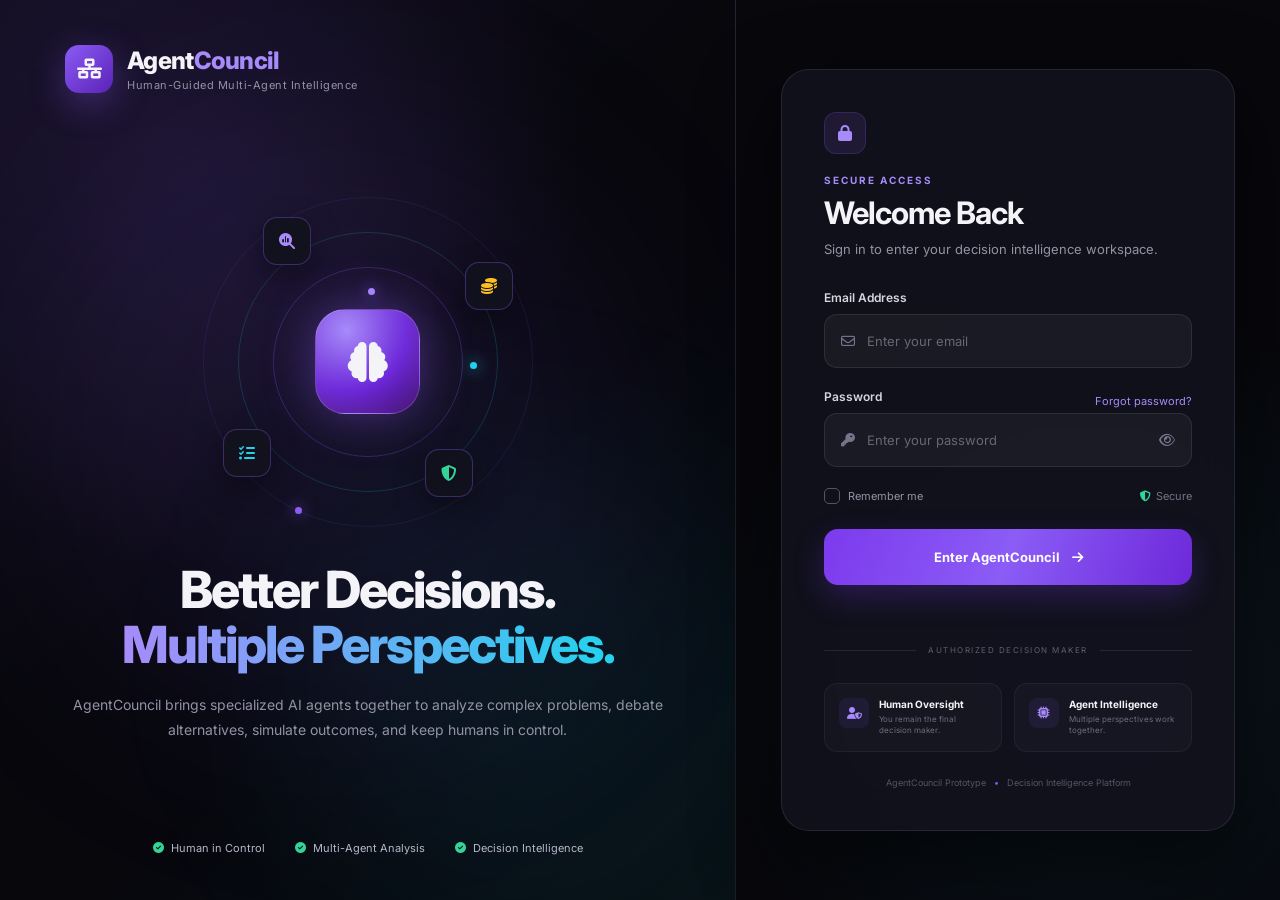
<file: index.html>
<!DOCTYPE html>
<html lang="en">
<head>
    <meta charset="UTF-8">
    <meta name="viewport" content="width=device-width, initial-scale=1.0">

    <title>AgentCouncil | Secure Access</title>

    <link rel="stylesheet" href="style.css">

    <!-- Google Font -->
    <link rel="preconnect" href="https://fonts.googleapis.com">
    <link rel="preconnect" href="https://fonts.gstatic.com" crossorigin>
    <link href="https://fonts.googleapis.com/css2?family=Inter:wght@400;500;600;700;800&display=swap" rel="stylesheet">

    <!-- Font Awesome -->
    <link rel="stylesheet"
          href="https://cdnjs.cloudflare.com/ajax/libs/font-awesome/6.5.2/css/all.min.css">
</head>

<body>

    <!-- ================= LOGIN PAGE ================= -->

    <main class="login-page">

        <!-- LEFT VISUAL SECTION -->
        <section class="login-visual">

            <div class="visual-content">

                <div class="brand">
                    <div class="brand-icon">
                        <i class="fa-solid fa-network-wired"></i>
                    </div>

                    <div>
                        <h1>Agent<span>Council</span></h1>
                        <p>Human-Guided Multi-Agent Intelligence</p>
                    </div>
                </div>

                <div class="hero-content">

                    <div class="ai-orbit">

                        <div class="orbit orbit-one"></div>
                        <div class="orbit orbit-two"></div>
                        <div class="orbit orbit-three"></div>

                        <div class="core">
                            <i class="fa-solid fa-brain"></i>
                        </div>

                        <div class="agent-node node-one">
                            <i class="fa-solid fa-magnifying-glass-chart"></i>
                        </div>

                        <div class="agent-node node-two">
                            <i class="fa-solid fa-coins"></i>
                        </div>

                        <div class="agent-node node-three">
                            <i class="fa-solid fa-shield-halved"></i>
                        </div>

                        <div class="agent-node node-four">
                            <i class="fa-solid fa-list-check"></i>
                        </div>

                    </div>

                    <h2>
                        Better Decisions.<br>
                        <span>Multiple Perspectives.</span>
                    </h2>

                    <p class="hero-description">
                        AgentCouncil brings specialized AI agents together
                        to analyze complex problems, debate alternatives,
                        simulate outcomes, and keep humans in control.
                    </p>

                </div>

                <div class="visual-footer">
                    <div>
                        <i class="fa-solid fa-circle-check"></i>
                        Human in Control
                    </div>

                    <div>
                        <i class="fa-solid fa-circle-check"></i>
                        Multi-Agent Analysis
                    </div>

                    <div>
                        <i class="fa-solid fa-circle-check"></i>
                        Decision Intelligence
                    </div>
                </div>

            </div>

        </section>


        <!-- RIGHT LOGIN SECTION -->
        <section class="login-section">

            <div class="login-card">

                <div class="mobile-brand">
                    <div class="brand-icon">
                        <i class="fa-solid fa-network-wired"></i>
                    </div>

                    <h1>Agent<span>Council</span></h1>
                </div>


                <div class="login-heading">

                    <div class="secure-icon">
                        <i class="fa-solid fa-lock"></i>
                    </div>

                    <p class="eyebrow">SECURE ACCESS</p>

                    <h2>Welcome Back</h2>

                    <p>
                        Sign in to enter your decision intelligence workspace.
                    </p>

                </div>


                <!-- LOGIN FORM -->
                <form id="loginForm">

                    <!-- EMAIL -->
                    <div class="form-group">

                        <label for="email">
                            Email Address
                        </label>

                        <div class="input-box">

                            <i class="fa-regular fa-envelope"></i>

                            <input
                                type="email"
                                id="email"
                                name="email"
                                placeholder="Enter your email"
                                autocomplete="email"
                                required
                            >

                        </div>

                    </div>


                    <!-- PASSWORD -->
                    <div class="form-group">

                        <div class="label-row">

                            <label for="password">
                                Password
                            </label>

                            <a href="#" id="forgotPassword">
                                Forgot password?
                            </a>

                        </div>

                        <div class="input-box">

                            <i class="fa-solid fa-key"></i>

                            <input
                                type="password"
                                id="password"
                                name="password"
                                placeholder="Enter your password"
                                autocomplete="current-password"
                                required
                            >

                            <button
                                type="button"
                                class="password-toggle"
                                id="togglePassword"
                                aria-label="Show password"
                            >
                                <i class="fa-regular fa-eye"></i>
                            </button>

                        </div>

                    </div>


                    <!-- REMEMBER ME -->
                    <div class="login-options">

                        <label class="remember">

                            <input
                                type="checkbox"
                                id="rememberMe"
                            >

                            <span class="custom-checkbox"></span>

                            <span>Remember me</span>

                        </label>

                        <span class="secure-text">
                            <i class="fa-solid fa-shield-halved"></i>
                            Secure
                        </span>

                    </div>


                    <!-- LOGIN BUTTON -->
                    <button
                        type="submit"
                        class="login-button"
                        id="loginButton"
                    >

                        <span>Enter AgentCouncil</span>

                        <i class="fa-solid fa-arrow-right"></i>

                    </button>

                </form>


                <!-- LOGIN STATUS -->
                <div
                    class="login-message"
                    id="loginMessage"
                ></div>


                <!-- DIVIDER -->
                <div class="divider">
                    <span>AUTHORIZED DECISION MAKER</span>
                </div>


                <!-- SECURITY INFO -->
                <div class="security-info">

                    <div class="security-item">

                        <div class="security-icon">
                            <i class="fa-solid fa-user-shield"></i>
                        </div>

                        <div>
                            <strong>Human Oversight</strong>
                            <span>You remain the final decision maker.</span>
                        </div>

                    </div>


                    <div class="security-item">

                        <div class="security-icon">
                            <i class="fa-solid fa-microchip"></i>
                        </div>

                        <div>
                            <strong>Agent Intelligence</strong>
                            <span>Multiple perspectives work together.</span>
                        </div>

                    </div>

                </div>


                <p class="login-footer">
                    AgentCouncil Prototype
                    <span>•</span>
                    Decision Intelligence Platform
                </p>

            </div>

        </section>

    </main>


    <!-- ================= JAVASCRIPT ================= -->

    <script src="script.js"></script>

</body>
</html>
</file>
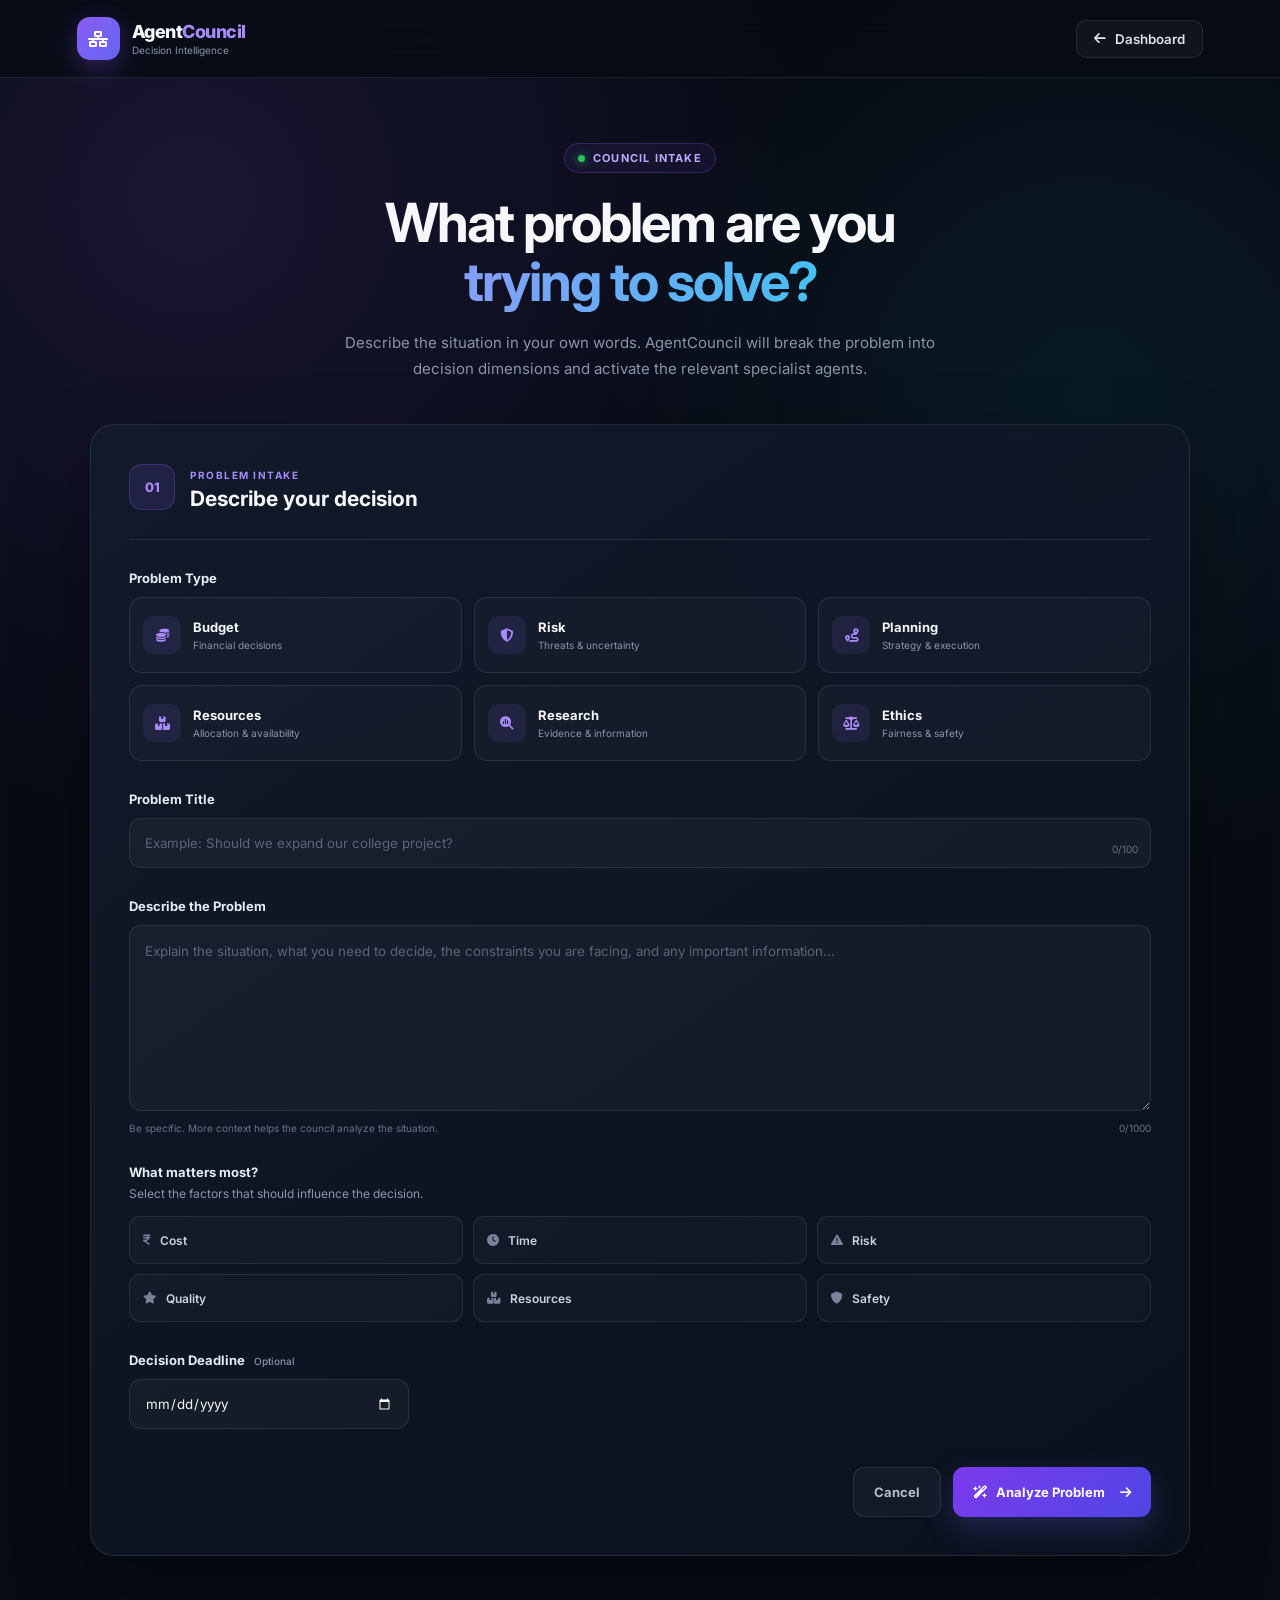
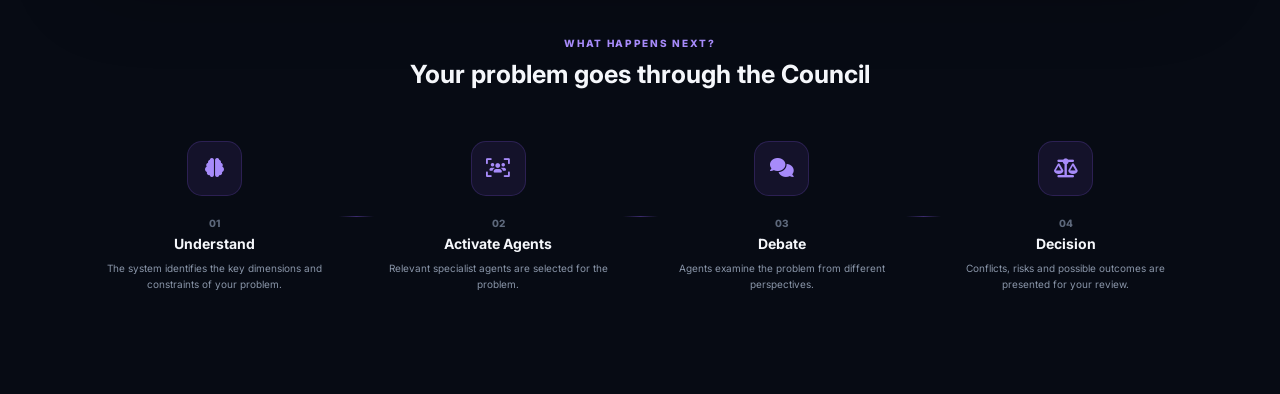
<file: agent-council.html>
<!DOCTYPE html>
<html lang="en">

<head>
    <meta charset="UTF-8">
    <meta name="viewport" content="width=device-width, initial-scale=1.0">

    <title>AgentCouncil | Council Analysis</title>

    <link rel="stylesheet" href="agent-council.css">

    <link rel="preconnect" href="https://fonts.googleapis.com">
    <link rel="preconnect" href="https://fonts.gstatic.com" crossorigin>

    <link
        href="https://fonts.googleapis.com/css2?family=Inter:wght@400;500;600;700;800&display=swap"
        rel="stylesheet"
    >

    <link
        rel="stylesheet"
        href="https://cdnjs.cloudflare.com/ajax/libs/font-awesome/6.5.2/css/all.min.css"
    >
</head>

<body>

    <!-- =====================================================
         PAGE
         ===================================================== -->

    <div class="council-page">

        <!-- =================================================
             HEADER
             ================================================= -->

        <header class="council-header">

            <div class="brand">

                <div class="brand-logo">
                    <i class="fa-solid fa-network-wired"></i>
                </div>

                <div>
                    <h2>Agent<span>Council</span></h2>
                    <p>Decision Intelligence</p>
                </div>

            </div>


            <div class="header-status">

                <span class="live-indicator"></span>

                <span>
                    COUNCIL ACTIVE
                </span>

            </div>


            <button
                class="dashboard-button"
                id="dashboardBtn"
            >
                <i class="fa-solid fa-grid-2"></i>
                Dashboard
            </button>

        </header>


        <!-- =================================================
             MAIN
             ================================================= -->

        <main class="council-main">


            <!-- =================================================
                 ANALYSIS HEADER
                 ================================================= -->

            <section class="analysis-header">

                <div class="analysis-badge">

                    <i class="fa-solid fa-brain"></i>

                    MULTI-AGENT ANALYSIS

                </div>


                <h1>
                    Your problem is being
                    <span>analyzed by the Council</span>
                </h1>


                <p>
                    Six specialized agents are examining the problem
                    from different decision perspectives.
                </p>

            </section>


            <!-- =================================================
                 PROBLEM SUMMARY
                 ================================================= -->

            <section class="problem-summary">

                <div class="summary-top">

                    <div>

                        <span class="summary-label">
                            CURRENT PROBLEM
                        </span>

                        <h2 id="problemTitle">
                            Loading problem...
                        </h2>

                    </div>


                    <div
                        class="problem-type"
                        id="problemType"
                    >
                        General
                    </div>

                </div>


                <div class="problem-description">

                    <i class="fa-solid fa-quote-left"></i>

                    <p id="problemDescription">
                        Loading problem description...
                    </p>

                </div>


                <div class="problem-factors">

                    <span>
                        <i class="fa-solid fa-sliders"></i>
                        Key Factors
                    </span>

                    <div id="factorList">
                        <small>No factors selected</small>
                    </div>

                </div>

            </section>


            <!-- =================================================
                 COUNCIL VISUAL
                 ================================================= -->

            <section class="council-visual-section">

                <div class="council-orbit">

                    <div class="orbit orbit-one"></div>

                    <div class="orbit orbit-two"></div>

                    <div class="orbit orbit-three"></div>


                    <!-- CORE -->

                    <div class="council-core">

                        <div class="core-pulse"></div>

                        <i class="fa-solid fa-brain"></i>

                        <strong>
                            COUNCIL
                        </strong>

                        <span id="coreStatus">
                            INITIALIZING
                        </span>

                    </div>


                    <!-- AGENT NODES -->

                    <div class="agent-node node-research">

                        <div class="node-icon">
                            <i class="fa-solid fa-magnifying-glass-chart"></i>
                        </div>

                        <span>Research</span>

                    </div>


                    <div class="agent-node node-budget">

                        <div class="node-icon">
                            <i class="fa-solid fa-coins"></i>
                        </div>

                        <span>Budget</span>

                    </div>


                    <div class="agent-node node-risk">

                        <div class="node-icon">
                            <i class="fa-solid fa-shield-halved"></i>
                        </div>

                        <span>Risk</span>

                    </div>


                    <div class="agent-node node-planning">

                        <div class="node-icon">
                            <i class="fa-solid fa-route"></i>
                        </div>

                        <span>Planning</span>

                    </div>


                    <div class="agent-node node-resource">

                        <div class="node-icon">
                            <i class="fa-solid fa-boxes-stacked"></i>
                        </div>

                        <span>Resources</span>

                    </div>


                    <div class="agent-node node-ethics">

                        <div class="node-icon">
                            <i class="fa-solid fa-scale-balanced"></i>
                        </div>

                        <span>Ethics</span>

                    </div>

                </div>

            </section>


            <!-- =================================================
                 AGENT STATUS
                 ================================================= -->

            <section class="agents-section">

                <div class="section-heading">

                    <div>

                        <span>
                            SPECIALIST AGENTS
                        </span>

                        <h2>
                            Council Activity
                        </h2>

                    </div>


                    <div class="analysis-progress">

                        <span id="progressText">
                            0 / 6 Active
                        </span>

                        <div class="progress-track">

                            <div
                                class="progress-bar"
                                id="progressBar"
                            ></div>

                        </div>

                    </div>

                </div>


                <div class="agent-grid">


                    <!-- RESEARCH -->

                    <div
                        class="agent-card"
                        data-agent="research"
                    >

                        <div class="agent-card-icon research">
                            <i class="fa-solid fa-magnifying-glass-chart"></i>
                        </div>

                        <div class="agent-card-content">

                            <div class="agent-name-row">

                                <h3>Research Agent</h3>

                                <span class="agent-status waiting">
                                    Waiting
                                </span>

                            </div>

                            <p>
                                Examines evidence, information
                                and relevant knowledge.
                            </p>

                            <div class="agent-progress">

                                <div class="agent-progress-track">
                                    <div class="agent-progress-bar"></div>
                                </div>

                                <span>0%</span>

                            </div>

                        </div>

                    </div>


                    <!-- BUDGET -->

                    <div
                        class="agent-card"
                        data-agent="budget"
                    >

                        <div class="agent-card-icon budget">
                            <i class="fa-solid fa-coins"></i>
                        </div>

                        <div class="agent-card-content">

                            <div class="agent-name-row">

                                <h3>Budget Agent</h3>

                                <span class="agent-status waiting">
                                    Waiting
                                </span>

                            </div>

                            <p>
                                Examines financial constraints,
                                costs and trade-offs.
                            </p>

                            <div class="agent-progress">

                                <div class="agent-progress-track">
                                    <div class="agent-progress-bar"></div>
                                </div>

                                <span>0%</span>

                            </div>

                        </div>

                    </div>


                    <!-- RISK -->

                    <div
                        class="agent-card"
                        data-agent="risk"
                    >

                        <div class="agent-card-icon risk">
                            <i class="fa-solid fa-shield-halved"></i>
                        </div>

                        <div class="agent-card-content">

                            <div class="agent-name-row">

                                <h3>Risk Agent</h3>

                                <span class="agent-status waiting">
                                    Waiting
                                </span>

                            </div>

                            <p>
                                Identifies threats, uncertainty
                                and possible failure scenarios.
                            </p>

                            <div class="agent-progress">

                                <div class="agent-progress-track">
                                    <div class="agent-progress-bar"></div>
                                </div>

                                <span>0%</span>

                            </div>

                        </div>

                    </div>


                    <!-- PLANNING -->

                    <div
                        class="agent-card"
                        data-agent="planning"
                    >

                        <div class="agent-card-icon planning">
                            <i class="fa-solid fa-route"></i>
                        </div>

                        <div class="agent-card-content">

                            <div class="agent-name-row">

                                <h3>Planning Agent</h3>

                                <span class="agent-status waiting">
                                    Waiting
                                </span>

                            </div>

                            <p>
                                Develops possible strategies,
                                actions and execution paths.
                            </p>

                            <div class="agent-progress">

                                <div class="agent-progress-track">
                                    <div class="agent-progress-bar"></div>
                                </div>

                                <span>0%</span>

                            </div>

                        </div>

                    </div>


                    <!-- RESOURCE -->

                    <div
                        class="agent-card"
                        data-agent="resource"
                    >

                        <div class="agent-card-icon resource">
                            <i class="fa-solid fa-boxes-stacked"></i>
                        </div>

                        <div class="agent-card-content">

                            <div class="agent-name-row">

                                <h3>Resource Agent</h3>

                                <span class="agent-status waiting">
                                    Waiting
                                </span>

                            </div>

                            <p>
                                Evaluates available resources,
                                capacity and allocation.
                            </p>

                            <div class="agent-progress">

                                <div class="agent-progress-track">
                                    <div class="agent-progress-bar"></div>
                                </div>

                                <span>0%</span>

                            </div>

                        </div>

                    </div>


                    <!-- ETHICS -->

                    <div
                        class="agent-card"
                        data-agent="ethics"
                    >

                        <div class="agent-card-icon ethics">
                            <i class="fa-solid fa-scale-balanced"></i>
                        </div>

                        <div class="agent-card-content">

                            <div class="agent-name-row">

                                <h3>Ethics Agent</h3>

                                <span class="agent-status waiting">
                                    Waiting
                                </span>

                            </div>

                            <p>
                                Examines fairness, safety and
                                responsible decision considerations.
                            </p>

                            <div class="agent-progress">

                                <div class="agent-progress-track">
                                    <div class="agent-progress-bar"></div>
                                </div>

                                <span>0%</span>

                            </div>

                        </div>

                    </div>

                </div>

            </section>


            <!-- =================================================
                 LIVE ANALYSIS LOG
                 ================================================= -->

            <section class="analysis-log-card">

                <div class="log-header">

                    <div>

                        <span>
                            LIVE REASONING PIPELINE
                        </span>

                        <h2>
                            Council Activity Log
                        </h2>

                    </div>

                    <div class="live-label">
                        <span></span>
                        LIVE
                    </div>

                </div>


                <div
                    class="analysis-log"
                    id="analysisLog"
                >

                    <div class="log-item">

                        <span class="log-time">
                            --:--
                        </span>

                        <div class="log-dot"></div>

                        <p>
                            Initializing Council...
                        </p>

                    </div>

                </div>

            </section>


            <!-- =================================================
                 NEXT STEP
                 ================================================= -->

            <section
                class="next-section"
                id="nextSection"
            >

                <div class="completion-icon">

                    <i class="fa-solid fa-scale-balanced"></i>

                </div>

                <div>

                    <span>
                        ANALYSIS COMPLETE
                    </span>

                    <h2>
                        Council perspectives are ready
                    </h2>

                    <p>
                        Review how the agents reached their
                        perspectives and examine disagreements
                        before moving toward a decision.
                    </p>

                </div>

                <button
                    id="debateBtn"
                    class="debate-button"
                >
                    Continue to Agent Debate
                    <i class="fa-solid fa-arrow-right"></i>
                </button>

            </section>

        </main>

    </div>


    <script src="agent-council.js"></script>

</body>

</html>
</file>
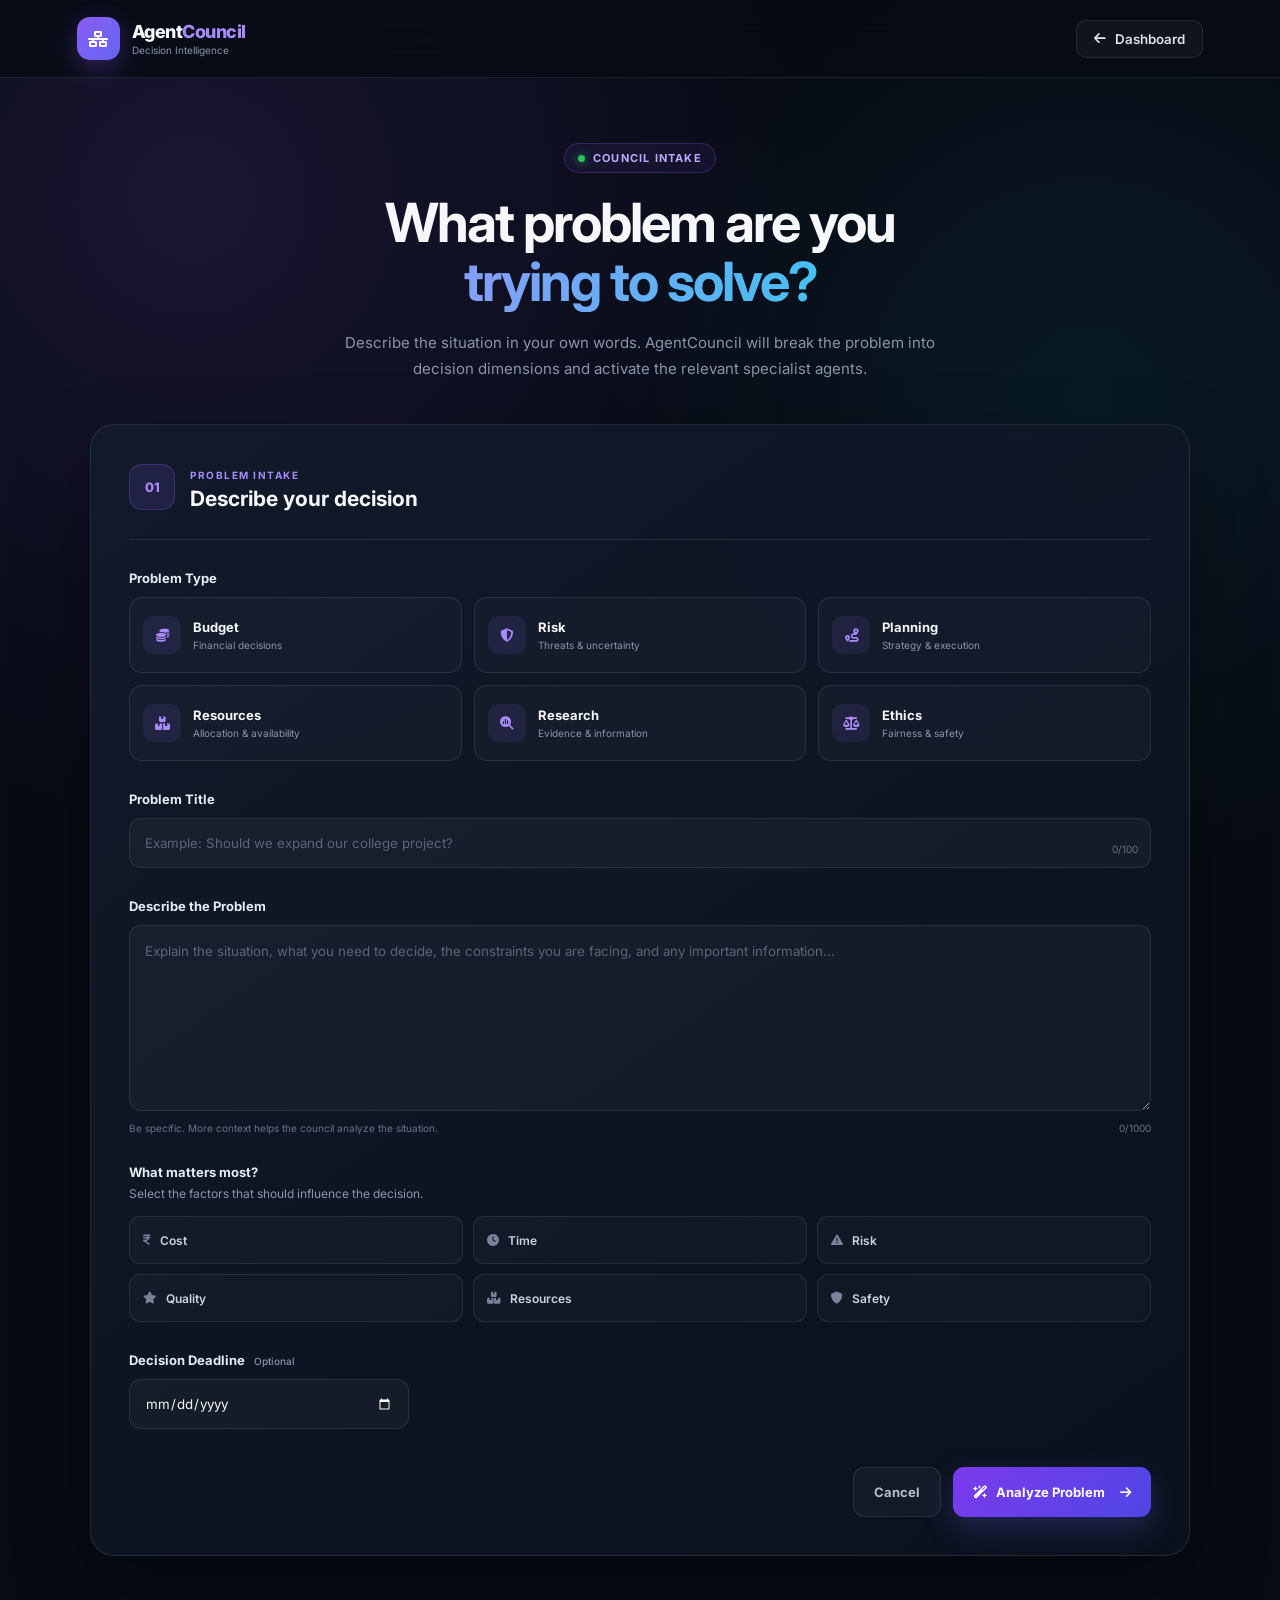
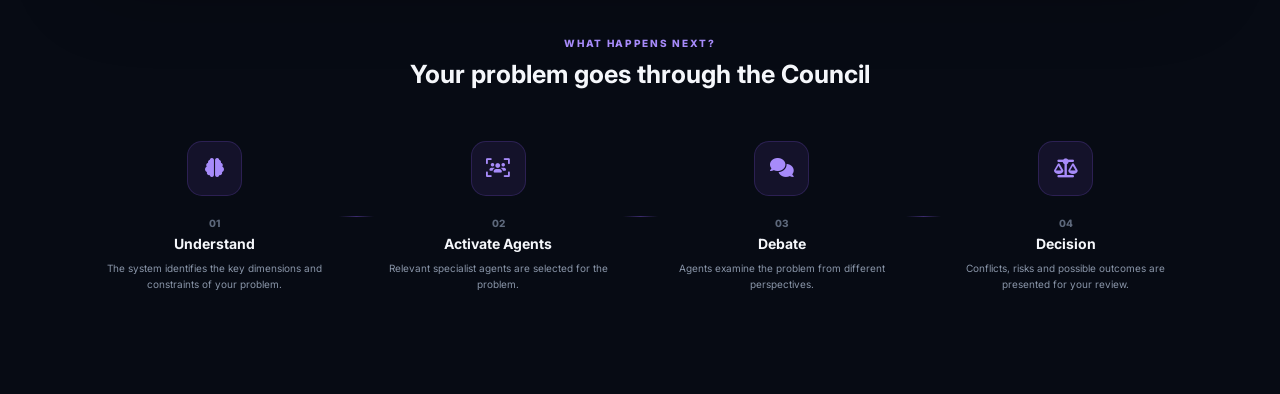
<file: agent-debate.html>
<!DOCTYPE html>
<html lang="en">
<head>
    <meta charset="UTF-8">

    <meta name="viewport"
          content="width=device-width, initial-scale=1.0">

    <title>AgentCouncil | Agent Debate</title>

    <link rel="stylesheet"
          href="agent-debate.css">

    <link rel="preconnect"
          href="https://fonts.googleapis.com">

    <link rel="preconnect"
          href="https://fonts.gstatic.com"
          crossorigin>

    <link href="https://fonts.googleapis.com/css2?family=Inter:wght@400;500;600;700;800&display=swap"
          rel="stylesheet">

    <link rel="stylesheet"
          href="https://cdnjs.cloudflare.com/ajax/libs/font-awesome/6.5.2/css/all.min.css">
</head>

<body>

<header class="debate-header">

    <div class="brand">

        <div class="brand-logo">
            <i class="fa-solid fa-brain"></i>
        </div>

        <div>
            <strong>AgentCouncil</strong>
            <small>Decision Intelligence</small>
        </div>

    </div>

    <div class="debate-status">

        <span class="debate-live">
            <span></span>
            LIVE DEBATE
        </span>

        <button id="dashboardBtn"
                class="dashboard-button">
            <i class="fa-solid fa-house"></i>
            Dashboard
        </button>

    </div>

</header>


<main class="debate-main">

    <!-- PAGE INTRO -->

    <section class="debate-intro">

        <div class="debate-badge">
            <i class="fa-solid fa-comments"></i>
            MULTI-AGENT DEBATE
        </div>

        <h1>
            Let the Council
            <span>Challenge the Decision</span>
        </h1>

        <p>
            Each specialized agent presents its perspective,
            challenges other viewpoints, and identifies
            important trade-offs before a final decision is made.
        </p>

    </section>


    <!-- PROBLEM -->

    <section class="debate-problem">

        <div class="problem-heading">

            <div>
                <span class="small-label">
                    DECISION UNDER REVIEW
                </span>

                <h2 id="problemTitle">
                    Loading problem...
                </h2>
            </div>

            <span id="problemType"
                  class="problem-type">
                General
            </span>

        </div>

        <p id="problemDescription">
            Loading problem description...
        </p>

    </section>


    <!-- DEBATE ARENA -->

    <section class="debate-arena">

        <div class="arena-header">

            <div>
                <span class="small-label">
                    COUNCIL ARENA
                </span>

                <h2>Agent Perspectives</h2>
            </div>

            <div class="round-status">

                <span>ROUND</span>

                <strong id="roundNumber">
                    1
                </strong>

            </div>

        </div>


        <!-- CENTRAL DECISION -->

        <div class="debate-stage">

            <div class="stage-ring ring-one"></div>
            <div class="stage-ring ring-two"></div>

            <div class="decision-core">

                <div class="core-icon">
                    <i class="fa-solid fa-scale-balanced"></i>
                </div>

                <strong id="coreTitle">
                    Council Debate
                </strong>

                <span id="coreStatus">
                    Preparing perspectives...
                </span>

            </div>


            <!-- AGENT SPEECH BUBBLES -->

            <div class="debate-agent research-agent"
                 data-agent="research">

                <div class="speech-avatar">
                    <i class="fa-solid fa-magnifying-glass"></i>
                </div>

                <div class="speech-card">

                    <div class="speech-top">

                        <strong>Research Agent</strong>

                        <span class="speech-tag">
                            EVIDENCE
                        </span>

                    </div>

                    <p class="speech-text">
                        Waiting for analysis...
                    </p>

                </div>

            </div>


            <div class="debate-agent budget-agent"
                 data-agent="budget">

                <div class="speech-avatar">
                    <i class="fa-solid fa-coins"></i>
                </div>

                <div class="speech-card">

                    <div class="speech-top">

                        <strong>Budget Agent</strong>

                        <span class="speech-tag">
                            COST
                        </span>

                    </div>

                    <p class="speech-text">
                        Waiting for analysis...
                    </p>

                </div>

            </div>


            <div class="debate-agent risk-agent"
                 data-agent="risk">

                <div class="speech-avatar">
                    <i class="fa-solid fa-triangle-exclamation"></i>
                </div>

                <div class="speech-card">

                    <div class="speech-top">

                        <strong>Risk Agent</strong>

                        <span class="speech-tag">
                            RISK
                        </span>

                    </div>

                    <p class="speech-text">
                        Waiting for analysis...
                    </p>

                </div>

            </div>


            <div class="debate-agent planning-agent"
                 data-agent="planning">

                <div class="speech-avatar">
                    <i class="fa-solid fa-route"></i>
                </div>

                <div class="speech-card">

                    <div class="speech-top">

                        <strong>Planning Agent</strong>

                        <span class="speech-tag">
                            STRATEGY
                        </span>

                    </div>

                    <p class="speech-text">
                        Waiting for analysis...
                    </p>

                </div>

            </div>


            <div class="debate-agent resource-agent"
                 data-agent="resource">

                <div class="speech-avatar">
                    <i class="fa-solid fa-cubes"></i>
                </div>

                <div class="speech-card">

                    <div class="speech-top">

                        <strong>Resource Agent</strong>

                        <span class="speech-tag">
                            RESOURCES
                        </span>

                    </div>

                    <p class="speech-text">
                        Waiting for analysis...
                    </p>

                </div>

            </div>


            <div class="debate-agent ethics-agent"
                 data-agent="ethics">

                <div class="speech-avatar">
                    <i class="fa-solid fa-scale-balanced"></i>
                </div>

                <div class="speech-card">

                    <div class="speech-top">

                        <strong>Ethics Agent</strong>

                        <span class="speech-tag">
                            ETHICS
                        </span>

                    </div>

                    <p class="speech-text">
                        Waiting for analysis...
                    </p>

                </div>

            </div>

        </div>

    </section>


    <!-- DEBATE PROGRESS -->

    <section class="debate-progress-section">

        <div class="progress-heading">

            <div>
                <span class="small-label">
                    DEBATE PROGRESS
                </span>

                <h2 id="debateStatus">
                    Initializing Debate
                </h2>
            </div>

            <strong id="debatePercentage">
                0%
            </strong>

        </div>

        <div class="main-progress-track">

            <div id="debateProgress"
                 class="main-progress-bar">
            </div>

        </div>

        <div class="debate-rounds">

            <div class="round active"
                 id="round1">
                <span>01</span>
                <small>Perspectives</small>
            </div>

            <div class="round"
                 id="round2">
                <span>02</span>
                <small>Challenges</small>
            </div>

            <div class="round"
                 id="round3">
                <span>03</span>
                <small>Consensus</small>
            </div>

        </div>

    </section>


    <!-- DEBATE LOG -->

    <section class="debate-log-section">

        <div class="log-title">

            <div>
                <span class="small-label">
                    LIVE COUNCIL TRANSCRIPT
                </span>

                <h2>Debate Activity</h2>
            </div>

            <span class="live-tag">
                LIVE
            </span>

        </div>

        <div id="debateLog"
             class="debate-log">

            <div class="log-message">

                <span class="log-time">
                    --:--
                </span>

                <span class="log-dot"></span>

                <span>
                    Waiting for agents to enter the debate...
                </span>

            </div>

        </div>

    </section>


    <!-- CONFLICT PREVIEW -->

    <section class="conflict-preview"
             id="conflictPreview">

        <div class="conflict-icon">
            <i class="fa-solid fa-code-branch"></i>
        </div>

        <div>

            <span class="small-label">
                NEXT INTELLIGENCE LAYER
            </span>

            <h2>Conflict Map</h2>

            <p>
                Visualize where agents agree, disagree,
                and create decision trade-offs.
            </p>

        </div>

        <button id="conflictBtn"
                class="conflict-button">

            View Conflict Map

            <i class="fa-solid fa-arrow-right"></i>

        </button>

    </section>

</main>


<script src="agent-debate.js"></script>

</body>
</html>
</file>
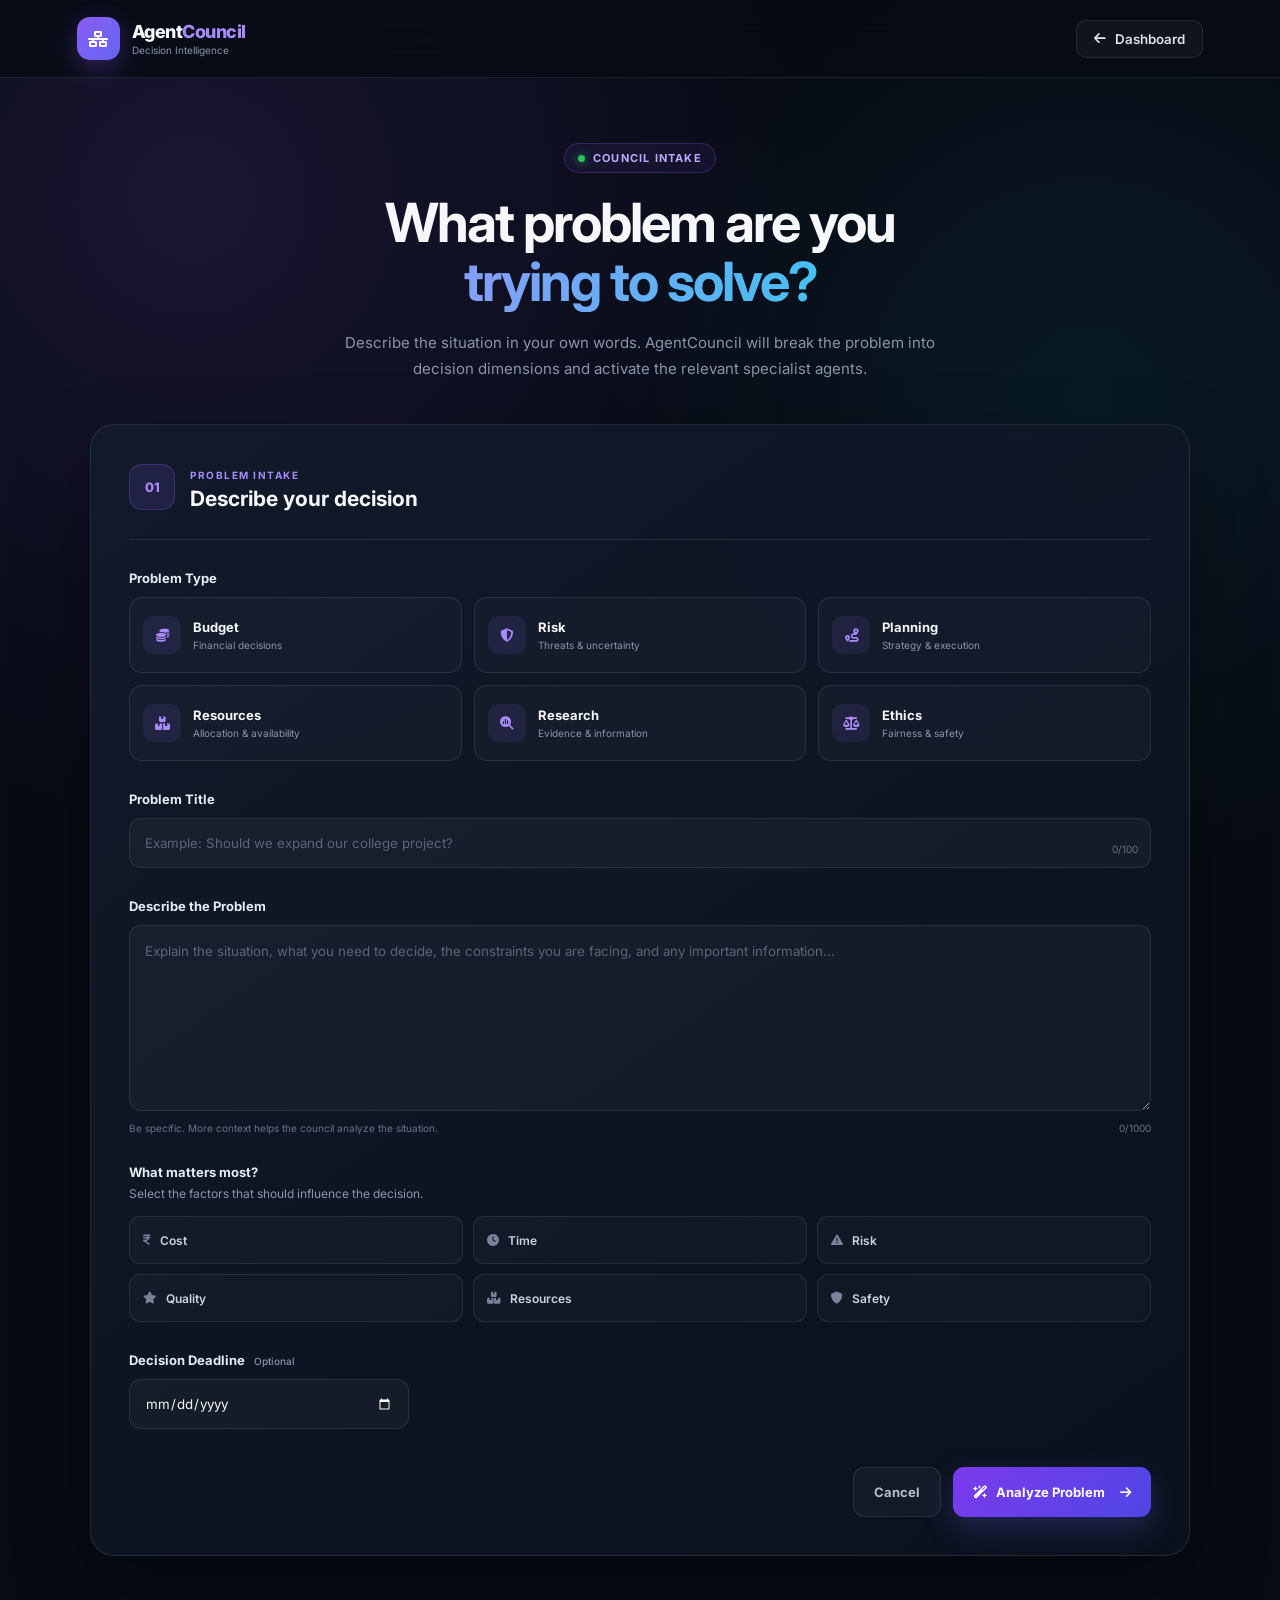
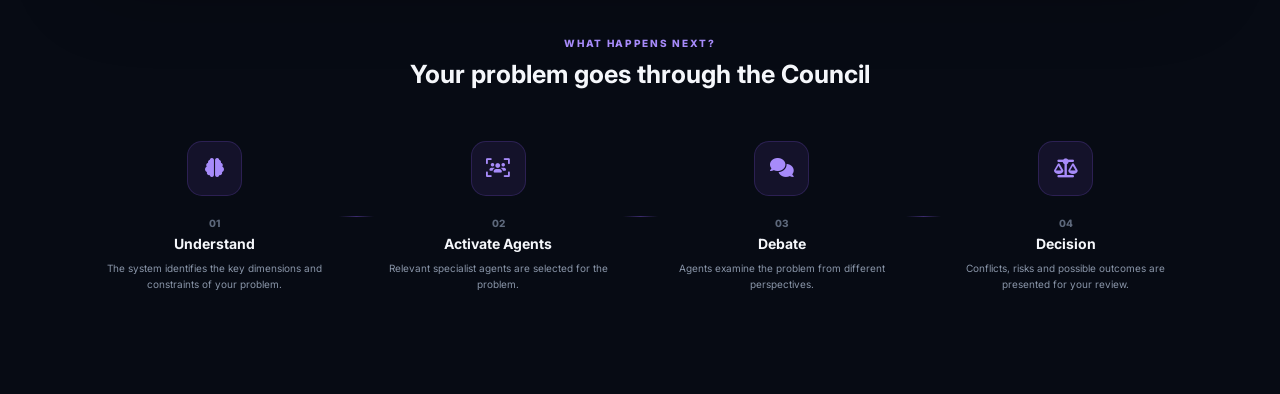
<file: conflict-map.html>
<!DOCTYPE html>
<html lang="en">
<head>
    <meta charset="UTF-8">
    <meta name="viewport" content="width=device-width, initial-scale=1.0">

    <title>AgentCouncil | Conflict Map</title>

    <link rel="stylesheet" href="conflict-map.css">

    <link rel="preconnect" href="https://fonts.googleapis.com">
    <link rel="preconnect" href="https://fonts.gstatic.com" crossorigin>
    <link href="https://fonts.googleapis.com/css2?family=Inter:wght@400;500;600;700;800&display=swap" rel="stylesheet">

    <link rel="stylesheet"
          href="https://cdnjs.cloudflare.com/ajax/libs/font-awesome/6.5.2/css/all.min.css">
</head>

<body>

<header class="conflict-header">

    <div class="brand">
        <div class="brand-logo">
            <i class="fa-solid fa-brain"></i>
        </div>

        <div class="brand-text">
            <strong>AgentCouncil</strong>
            <small>Decision Intelligence</small>
        </div>
    </div>

    <div class="header-actions">

        <div class="live-status">
            <span class="live-dot"></span>
            CONFLICT ANALYSIS
        </div>

        <button id="dashboardBtn" class="dashboard-button">
            <i class="fa-solid fa-house"></i>
            Dashboard
        </button>

    </div>

</header>


<main class="conflict-main">

    <!-- INTRO -->

    <section class="conflict-intro">

        <div class="intro-badge">
            <i class="fa-solid fa-code-branch"></i>
            DECISION CONFLICT MAP
        </div>

        <h1>
            Where does the Council
            <span>Agree & Disagree?</span>
        </h1>

        <p>
            The Conflict Map compares every agent perspective to reveal
            consensus, disagreements, competing priorities, and important
            decision trade-offs.
        </p>

    </section>


    <!-- PROBLEM SUMMARY -->

    <section class="problem-summary">

        <div class="summary-label">
            <i class="fa-solid fa-crosshairs"></i>
            DECISION UNDER ANALYSIS
        </div>

        <h2 id="problemTitle">
            Loading problem...
        </h2>

        <div class="summary-meta">

            <span id="problemType" class="type-badge">
                General
            </span>

            <span class="summary-divider"></span>

            <span id="problemStatus">
                Debate Complete
            </span>

        </div>

        <p id="problemDescription">
            Loading problem description...
        </p>

    </section>


    <!-- SCORE OVERVIEW -->

    <section class="overview-grid">

        <div class="metric-card consensus-card">

            <div class="metric-icon">
                <i class="fa-solid fa-handshake"></i>
            </div>

            <div class="metric-content">
                <span>Consensus Level</span>
                <strong id="consensusScore">82%</strong>
                <small>Agents broadly aligned</small>
            </div>

            <div class="metric-ring">
                <div class="ring-value" id="consensusRing">
                    82
                </div>
            </div>

        </div>


        <div class="metric-card conflict-card">

            <div class="metric-icon">
                <i class="fa-solid fa-bolt"></i>
            </div>

            <div class="metric-content">
                <span>Conflict Intensity</span>
                <strong id="conflictScore">34%</strong>
                <small>Moderate disagreement</small>
            </div>

            <div class="intensity-bar">
                <div id="conflictBar"></div>
            </div>

        </div>


        <div class="metric-card tradeoff-card">

            <div class="metric-icon">
                <i class="fa-solid fa-scale-balanced"></i>
            </div>

            <div class="metric-content">
                <span>Key Trade-offs</span>
                <strong id="tradeoffCount">4</strong>
                <small>Factors requiring attention</small>
            </div>

        </div>


        <div class="metric-card agents-card">

            <div class="metric-icon">
                <i class="fa-solid fa-users"></i>
            </div>

            <div class="metric-content">
                <span>Agents Compared</span>
                <strong>6</strong>
                <small>Independent perspectives</small>
            </div>

        </div>

    </section>


    <!-- CONFLICT VISUALIZATION -->

    <section class="map-section">

        <div class="section-heading">

            <div>
                <span class="section-label">
                    COUNCIL RELATIONSHIP GRAPH
                </span>

                <h2>Agent Agreement Network</h2>

                <p>
                    Strong connections represent agreement.
                    Warning connections indicate meaningful disagreement.
                </p>
            </div>

            <div class="map-legend">

                <span>
                    <i class="legend-dot agreement"></i>
                    Agreement
                </span>

                <span>
                    <i class="legend-dot tension"></i>
                    Tension
                </span>

                <span>
                    <i class="legend-dot neutral"></i>
                    Neutral
                </span>

            </div>

        </div>


        <div class="network-map">

            <div class="network-grid"></div>

            <div class="connection connection-1"></div>
            <div class="connection connection-2"></div>
            <div class="connection connection-3"></div>
            <div class="connection connection-4"></div>
            <div class="connection connection-5"></div>
            <div class="connection connection-6"></div>

            <!-- CENTER -->

            <div class="network-core">

                <div class="core-pulse"></div>

                <div class="core-icon">
                    <i class="fa-solid fa-scale-balanced"></i>
                </div>

                <strong>Decision</strong>

                <span id="coreDecision">
                    Under Review
                </span>

            </div>


            <!-- RESEARCH -->

            <div class="map-agent map-research" data-agent="research">

                <div class="agent-node-icon">
                    <i class="fa-solid fa-magnifying-glass"></i>
                </div>

                <strong>Research</strong>

                <span class="agent-state agreement-state">
                    Evidence
                </span>

            </div>


            <!-- BUDGET -->

            <div class="map-agent map-budget" data-agent="budget">

                <div class="agent-node-icon">
                    <i class="fa-solid fa-coins"></i>
                </div>

                <strong>Budget</strong>

                <span class="agent-state tension-state">
                    Cost
                </span>

            </div>


            <!-- RISK -->

            <div class="map-agent map-risk" data-agent="risk">

                <div class="agent-node-icon">
                    <i class="fa-solid fa-triangle-exclamation"></i>
                </div>

                <strong>Risk</strong>

                <span class="agent-state tension-state">
                    Caution
                </span>

            </div>


            <!-- PLANNING -->

            <div class="map-agent map-planning" data-agent="planning">

                <div class="agent-node-icon">
                    <i class="fa-solid fa-route"></i>
                </div>

                <strong>Planning</strong>

                <span class="agent-state agreement-state">
                    Strategy
                </span>

            </div>


            <!-- RESOURCE -->

            <div class="map-agent map-resource" data-agent="resource">

                <div class="agent-node-icon">
                    <i class="fa-solid fa-cubes"></i>
                </div>

                <strong>Resource</strong>

                <span class="agent-state neutral-state">
                    Capacity
                </span>

            </div>


            <!-- ETHICS -->

            <div class="map-agent map-ethics" data-agent="ethics">

                <div class="agent-node-icon">
                    <i class="fa-solid fa-scale-balanced"></i>
                </div>

                <strong>Ethics</strong>

                <span class="agent-state agreement-state">
                    Fairness
                </span>

            </div>

        </div>

    </section>


    <!-- CONFLICT MATRIX -->

    <section class="matrix-section">

        <div class="section-heading">

            <div>
                <span class="section-label">
                    AGENT COMPARISON
                </span>

                <h2>Conflict Matrix</h2>

                <p>
                    Compare how strongly each agent's priorities align with
                    the other Council members.
                </p>
            </div>

        </div>


        <div class="matrix-card">

            <div class="matrix-scroll">

                <table class="conflict-matrix">

                    <thead>

                    <tr>
                        <th>AGENT</th>
                        <th>Research</th>
                        <th>Budget</th>
                        <th>Risk</th>
                        <th>Planning</th>
                        <th>Resource</th>
                        <th>Ethics</th>
                    </tr>

                    </thead>

                    <tbody>

                    <tr>
                        <th>
                            <i class="fa-solid fa-magnifying-glass"></i>
                            Research
                        </th>
                        <td class="self">—</td>
                        <td class="high">88%</td>
                        <td class="medium">71%</td>
                        <td class="high">91%</td>
                        <td class="medium">76%</td>
                        <td class="high">86%</td>
                    </tr>

                    <tr>
                        <th>
                            <i class="fa-solid fa-coins"></i>
                            Budget
                        </th>
                        <td class="high">88%</td>
                        <td class="self">—</td>
                        <td class="low">48%</td>
                        <td class="medium">67%</td>
                        <td class="high">84%</td>
                        <td class="medium">62%</td>
                    </tr>

                    <tr>
                        <th>
                            <i class="fa-solid fa-triangle-exclamation"></i>
                            Risk
                        </th>
                        <td class="medium">71%</td>
                        <td class="low">48%</td>
                        <td class="self">—</td>
                        <td class="medium">59%</td>
                        <td class="medium">64%</td>
                        <td class="high">82%</td>
                    </tr>

                    <tr>
                        <th>
                            <i class="fa-solid fa-route"></i>
                            Planning
                        </th>
                        <td class="high">91%</td>
                        <td class="medium">67%</td>
                        <td class="medium">59%</td>
                        <td class="self">—</td>
                        <td class="high">89%</td>
                        <td class="high">85%</td>
                    </tr>

                    <tr>
                        <th>
                            <i class="fa-solid fa-cubes"></i>
                            Resource
                        </th>
                        <td class="medium">76%</td>
                        <td class="high">84%</td>
                        <td class="medium">64%</td>
                        <td class="high">89%</td>
                        <td class="self">—</td>
                        <td class="medium">73%</td>
                    </tr>

                    <tr>
                        <th>
                            <i class="fa-solid fa-scale-balanced"></i>
                            Ethics
                        </th>
                        <td class="high">86%</td>
                        <td class="medium">62%</td>
                        <td class="high">82%</td>
                        <td class="high">85%</td>
                        <td class="medium">73%</td>
                        <td class="self">—</td>
                    </tr>

                    </tbody>

                </table>

            </div>

        </div>

    </section>


    <!-- KEY CONFLICTS -->

    <section class="conflicts-section">

        <div class="section-heading">

            <div>
                <span class="section-label">
                    INTELLIGENCE INSIGHTS
                </span>

                <h2>Key Decision Conflicts</h2>

                <p>
                    The Council identified the following areas where
                    priorities compete.
                </p>
            </div>

        </div>


        <div class="conflict-cards">

            <article class="conflict-card">

                <div class="conflict-card-icon">
                    <i class="fa-solid fa-coins"></i>
                </div>

                <div class="conflict-card-content">

                    <div class="conflict-card-title">
                        <h3>Budget vs Risk</h3>
                        <span class="conflict-level high-level">
                            HIGH
                        </span>
                    </div>

                    <p>
                        Budget priorities favor lower spending, while the
                        Risk Agent recommends additional safeguards that
                        may increase the required investment.
                    </p>

                    <div class="conflict-agents">
                        <span>Budget</span>
                        <i class="fa-solid fa-arrows-left-right"></i>
                        <span>Risk</span>
                    </div>

                </div>

            </article>


            <article class="conflict-card">

                <div class="conflict-card-icon">
                    <i class="fa-solid fa-clock"></i>
                </div>

                <div class="conflict-card-content">

                    <div class="conflict-card-title">
                        <h3>Speed vs Quality</h3>
                        <span class="conflict-level medium-level">
                            MEDIUM
                        </span>
                    </div>

                    <p>
                        Planning favors completing the decision quickly,
                        while Research emphasizes sufficient evidence
                        before implementation.
                    </p>

                    <div class="conflict-agents">
                        <span>Planning</span>
                        <i class="fa-solid fa-arrows-left-right"></i>
                        <span>Research</span>
                    </div>

                </div>

            </article>


            <article class="conflict-card">

                <div class="conflict-card-icon">
                    <i class="fa-solid fa-boxes-stacked"></i>
                </div>

                <div class="conflict-card-content">

                    <div class="conflict-card-title">
                        <h3>Resources vs Ambition</h3>
                        <span class="conflict-level medium-level">
                            MEDIUM
                        </span>
                    </div>

                    <p>
                        The proposed plan may provide strong benefits,
                        but Resource analysis indicates that available
                        people, tools, and infrastructure must be checked.
                    </p>

                    <div class="conflict-agents">
                        <span>Resource</span>
                        <i class="fa-solid fa-arrows-left-right"></i>
                        <span>Planning</span>
                    </div>

                </div>

            </article>


            <article class="conflict-card">

                <div class="conflict-card-icon">
                    <i class="fa-solid fa-scale-balanced"></i>
                </div>

                <div class="conflict-card-content">

                    <div class="conflict-card-title">
                        <h3>Efficiency vs Fairness</h3>
                        <span class="conflict-level low-level">
                            LOW
                        </span>
                    </div>

                    <p>
                        Efficiency can favor the fastest implementation,
                        while the Ethics Agent requires transparent and
                        fair access for affected participants.
                    </p>

                    <div class="conflict-agents">
                        <span>Ethics</span>
                        <i class="fa-solid fa-arrows-left-right"></i>
                        <span>Planning</span>
                    </div>

                </div>

            </article>

        </div>

    </section>


    <!-- TRADE-OFF PANEL -->

    <section class="tradeoff-section">

        <div class="tradeoff-panel">

            <div class="tradeoff-header">

                <div class="tradeoff-icon">
                    <i class="fa-solid fa-sliders"></i>
                </div>

                <div>
                    <span class="section-label">
                        DECISION TRADE-OFF ENGINE
                    </span>

                    <h2>What matters most?</h2>

                    <p>
                        These factors influence the Council's final
                        recommendation.
                    </p>
                </div>

            </div>


            <div class="tradeoff-bars">

                <div class="tradeoff-row">

                    <div class="tradeoff-name">
                        <span>Cost</span>
                        <strong>75%</strong>
                    </div>

                    <div class="tradeoff-track">
                        <div style="width:75%"></div>
                    </div>

                </div>


                <div class="tradeoff-row">

                    <div class="tradeoff-name">
                        <span>Risk</span>
                        <strong>68%</strong>
                    </div>

                    <div class="tradeoff-track">
                        <div style="width:68%"></div>
                    </div>

                </div>


                <div class="tradeoff-row">

                    <div class="tradeoff-name">
                        <span>Quality</span>
                        <strong>86%</strong>
                    </div>

                    <div class="tradeoff-track">
                        <div style="width:86%"></div>
                    </div>

                </div>


                <div class="tradeoff-row">

                    <div class="tradeoff-name">
                        <span>Time</span>
                        <strong>61%</strong>
                    </div>

                    <div class="tradeoff-track">
                        <div style="width:61%"></div>
                    </div>

                </div>

            </div>

        </div>

    </section>


    <!-- NEXT STEP -->

    <section class="next-section" id="nextSection">

        <div class="next-icon">
            <i class="fa-solid fa-flask"></i>
        </div>

        <div class="next-content">

            <span class="section-label">
                NEXT INTELLIGENCE LAYER
            </span>

            <h2>Test the Decision Before Making It</h2>

            <p>
                Change important assumptions and simulate how the Council's
                decision could change under different conditions.
            </p>

        </div>

        <button id="simulationBtn" class="simulation-button">
            Open What-If Simulation
            <i class="fa-solid fa-arrow-right"></i>
        </button>

    </section>

</main>


<script src="conflict-map.js"></script>

</body>
</html>
</file>
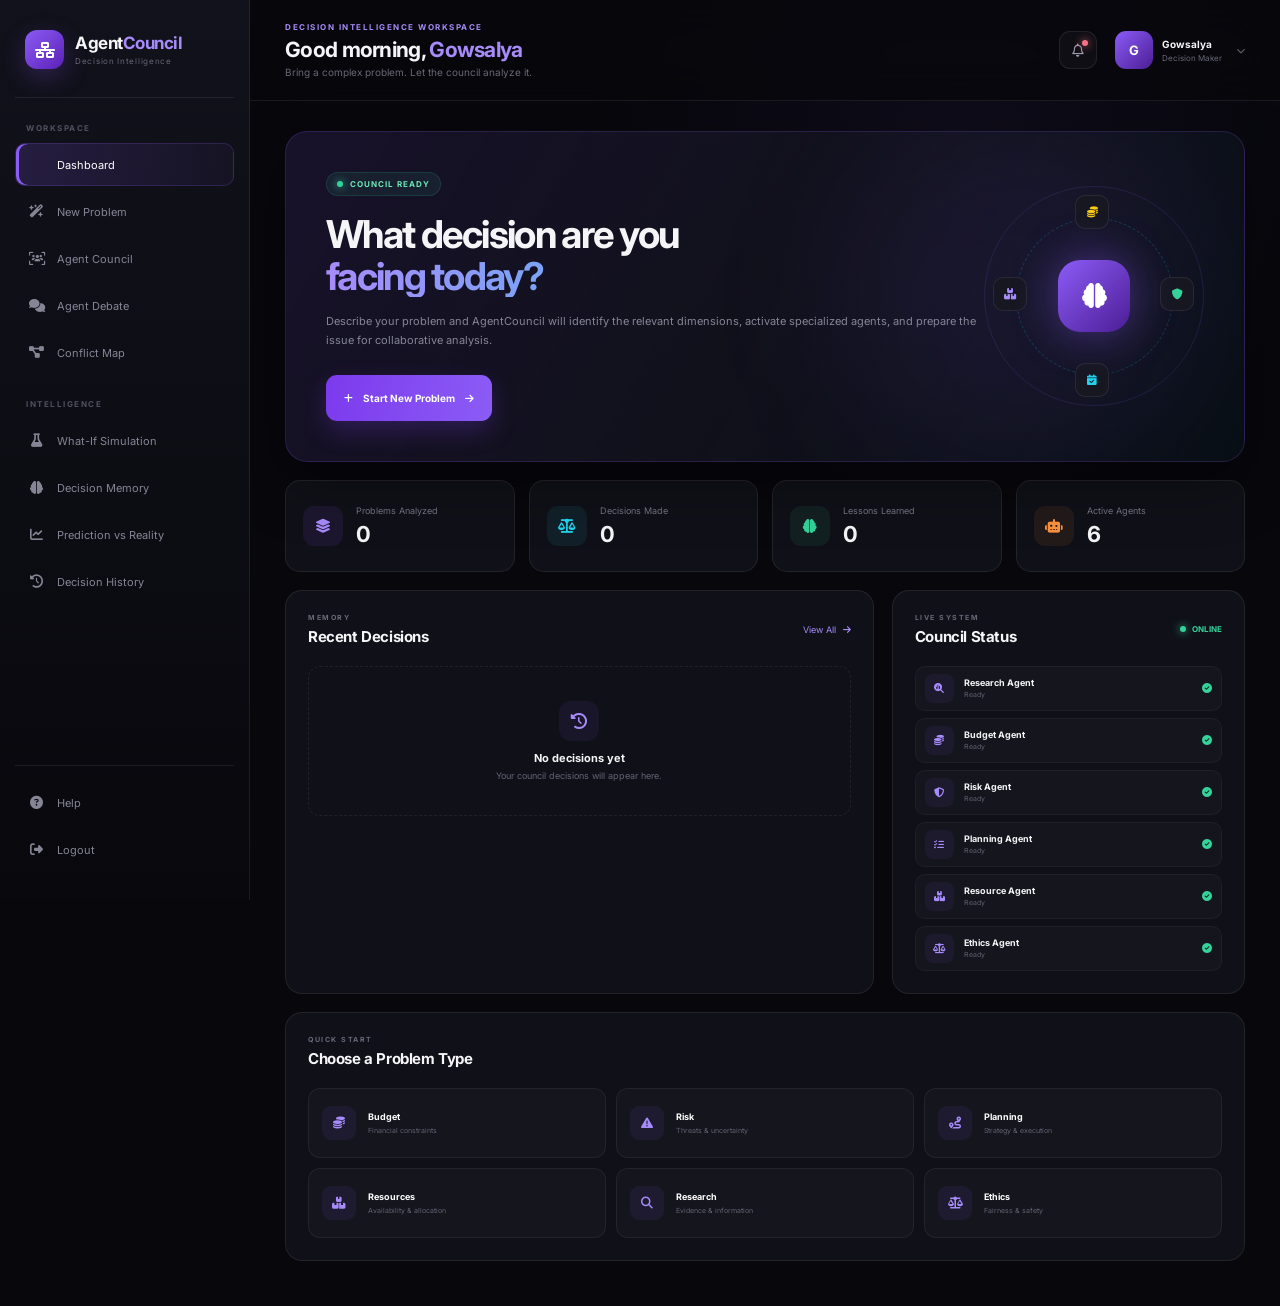
<file: dashboard.html>
<!DOCTYPE html>
<html lang="en">
<head>
    <meta charset="UTF-8">
    <meta name="viewport" content="width=device-width, initial-scale=1.0">

    <title>AgentCouncil | Dashboard</title>

    <link rel="stylesheet" href="dashboard.css">

    <link rel="preconnect" href="https://fonts.googleapis.com">
    <link rel="preconnect" href="https://fonts.gstatic.com" crossorigin>

    <link
        href="https://fonts.googleapis.com/css2?family=Inter:wght@400;500;600;700;800&display=swap"
        rel="stylesheet"
    >

    <link
        rel="stylesheet"
        href="https://cdnjs.cloudflare.com/ajax/libs/font-awesome/6.5.2/css/all.min.css"
    >
</head>

<body>

    <!-- ================= DASHBOARD ================= -->

    <div class="dashboard">

        <!-- ================= SIDEBAR ================= -->

        <aside class="sidebar">

            <div class="sidebar-brand">

                <div class="sidebar-logo">
                    <i class="fa-solid fa-network-wired"></i>
                </div>

                <div>
                    <h2>Agent<span>Council</span></h2>
                    <p>Decision Intelligence</p>
                </div>

            </div>


            <!-- Navigation -->

            <nav class="sidebar-nav">

                <p class="nav-label">WORKSPACE</p>

                <button class="nav-item active">
                    <i class="fa-solid fa-grid-2"></i>
                    <span>Dashboard</span>
                </button>

                <button class="nav-item">
                    <i class="fa-solid fa-wand-magic-sparkles"></i>
                    <span>New Problem</span>
                </button>

                <button class="nav-item">
                    <i class="fa-solid fa-users-viewfinder"></i>
                    <span>Agent Council</span>
                </button>

                <button class="nav-item">
                    <i class="fa-solid fa-comments"></i>
                    <span>Agent Debate</span>
                </button>

                <button class="nav-item">
                    <i class="fa-solid fa-diagram-project"></i>
                    <span>Conflict Map</span>
                </button>

                <p class="nav-label">INTELLIGENCE</p>

                <button class="nav-item">
                    <i class="fa-solid fa-flask"></i>
                    <span>What-If Simulation</span>
                </button>

                <button class="nav-item">
                    <i class="fa-solid fa-brain"></i>
                    <span>Decision Memory</span>
                </button>

                <button class="nav-item">
                    <i class="fa-solid fa-chart-line"></i>
                    <span>Prediction vs Reality</span>
                </button>

                <button class="nav-item">
                    <i class="fa-solid fa-clock-rotate-left"></i>
                    <span>Decision History</span>
                </button>

            </nav>


            <!-- Sidebar Bottom -->

            <div class="sidebar-bottom">

                <button class="nav-item">
                    <i class="fa-solid fa-circle-question"></i>
                    <span>Help</span>
                </button>

                <button class="nav-item logout-item" id="logoutBtn">
                    <i class="fa-solid fa-right-from-bracket"></i>
                    <span>Logout</span>
                </button>

            </div>

        </aside>


        <!-- ================= MAIN CONTENT ================= -->

        <main class="main-content">


            <!-- TOP BAR -->

            <header class="topbar">

                <div class="page-heading">

                    <p class="small-heading">
                        DECISION INTELLIGENCE WORKSPACE
                    </p>

                    <h1>Good morning, <span id="userName">Gowsalya</span></h1>

                    <p>
                        Bring a complex problem. Let the council analyze it.
                    </p>

                </div>


                <div class="topbar-actions">

                    <button class="icon-button" id="notificationBtn">
                        <i class="fa-regular fa-bell"></i>
                        <span class="notification-dot"></span>
                    </button>

                    <div class="user-profile">

                        <div class="profile-avatar" id="profileInitial">
                            G
                        </div>

                        <div class="profile-info">

                            <strong id="profileName">
                                Gowsalya
                            </strong>

                            <span>
                                Decision Maker
                            </span>

                        </div>

                        <i class="fa-solid fa-chevron-down"></i>

                    </div>

                </div>

            </header>


            <!-- ================= DASHBOARD CONTENT ================= -->

            <section class="dashboard-content">


                <!-- HERO COMMAND CARD -->

                <div class="command-card">

                    <div class="command-background"></div>

                    <div class="command-content">

                        <div class="command-badge">
                            <span class="live-dot"></span>
                            COUNCIL READY
                        </div>

                        <h2>
                            What decision are you
                            <span>facing today?</span>
                        </h2>

                        <p>
                            Describe your problem and AgentCouncil will
                            identify the relevant dimensions, activate
                            specialized agents, and prepare the issue
                            for collaborative analysis.
                        </p>


                        <button
                            class="primary-action"
                            id="newProblemBtn"
                        >
                            <i class="fa-solid fa-plus"></i>
                            Start New Problem
                            <i class="fa-solid fa-arrow-right"></i>
                        </button>

                    </div>


                    <div class="command-visual">

                        <div class="mini-orbit">

                            <div class="mini-core">
                                <i class="fa-solid fa-brain"></i>
                            </div>

                            <span class="mini-node node-a">
                                <i class="fa-solid fa-coins"></i>
                            </span>

                            <span class="mini-node node-b">
                                <i class="fa-solid fa-shield"></i>
                            </span>

                            <span class="mini-node node-c">
                                <i class="fa-solid fa-calendar-check"></i>
                            </span>

                            <span class="mini-node node-d">
                                <i class="fa-solid fa-boxes-stacked"></i>
                            </span>

                        </div>

                    </div>

                </div>


                <!-- ================= STATS ================= -->

                <div class="stats-grid">

                    <div class="stat-card">

                        <div class="stat-icon purple">
                            <i class="fa-solid fa-layer-group"></i>
                        </div>

                        <div>
                            <span>Problems Analyzed</span>
                            <strong id="statProblems">0</strong>
                        </div>

                    </div>


                    <div class="stat-card">

                        <div class="stat-icon cyan">
                            <i class="fa-solid fa-scale-balanced"></i>
                        </div>

                        <div>
                            <span>Decisions Made</span>
                            <strong id="statDecisions">0</strong>
                        </div>

                    </div>


                    <div class="stat-card">

                        <div class="stat-icon green">
                            <i class="fa-solid fa-brain"></i>
                        </div>

                        <div>
                            <span>Lessons Learned</span>
                            <strong id="statLearning">0</strong>
                        </div>

                    </div>


                    <div class="stat-card">

                        <div class="stat-icon orange">
                            <i class="fa-solid fa-robot"></i>
                        </div>

                        <div>
                            <span>Active Agents</span>
                            <strong>6</strong>
                        </div>

                    </div>

                </div>


                <!-- ================= TWO COLUMN AREA ================= -->

                <div class="dashboard-grid">


                    <!-- RECENT DECISIONS -->

                    <div class="dashboard-card recent-card">

                        <div class="card-header">

                            <div>
                                <p class="card-label">MEMORY</p>
                                <h3>Recent Decisions</h3>
                            </div>

                            <button class="text-button">
                                View All
                                <i class="fa-solid fa-arrow-right"></i>
                            </button>

                        </div>


                        <div id="recentDecisions">

                            <div class="empty-state">

                                <div class="empty-icon">
                                    <i class="fa-solid fa-clock-rotate-left"></i>
                                </div>

                                <h4>No decisions yet</h4>

                                <p>
                                    Your council decisions will appear here.
                                </p>

                            </div>

                        </div>

                    </div>


                    <!-- COUNCIL STATUS -->

                    <div class="dashboard-card">

                        <div class="card-header">

                            <div>
                                <p class="card-label">LIVE SYSTEM</p>
                                <h3>Council Status</h3>
                            </div>

                            <span class="status-online">
                                <span></span>
                                ONLINE
                            </span>

                        </div>


                        <div class="agent-status-list">

                            <div class="agent-status">
                                <div class="agent-status-icon">
                                    <i class="fa-solid fa-magnifying-glass-chart"></i>
                                </div>

                                <div>
                                    <strong>Research Agent</strong>
                                    <span>Ready</span>
                                </div>

                                <i class="fa-solid fa-circle-check"></i>
                            </div>


                            <div class="agent-status">
                                <div class="agent-status-icon">
                                    <i class="fa-solid fa-coins"></i>
                                </div>

                                <div>
                                    <strong>Budget Agent</strong>
                                    <span>Ready</span>
                                </div>

                                <i class="fa-solid fa-circle-check"></i>
                            </div>


                            <div class="agent-status">
                                <div class="agent-status-icon">
                                    <i class="fa-solid fa-shield-halved"></i>
                                </div>

                                <div>
                                    <strong>Risk Agent</strong>
                                    <span>Ready</span>
                                </div>

                                <i class="fa-solid fa-circle-check"></i>
                            </div>


                            <div class="agent-status">
                                <div class="agent-status-icon">
                                    <i class="fa-solid fa-list-check"></i>
                                </div>

                                <div>
                                    <strong>Planning Agent</strong>
                                    <span>Ready</span>
                                </div>

                                <i class="fa-solid fa-circle-check"></i>
                            </div>


                            <div class="agent-status">
                                <div class="agent-status-icon">
                                    <i class="fa-solid fa-boxes-stacked"></i>
                                </div>

                                <div>
                                    <strong>Resource Agent</strong>
                                    <span>Ready</span>
                                </div>

                                <i class="fa-solid fa-circle-check"></i>
                            </div>


                            <div class="agent-status">
                                <div class="agent-status-icon">
                                    <i class="fa-solid fa-scale-balanced"></i>
                                </div>

                                <div>
                                    <strong>Ethics Agent</strong>
                                    <span>Ready</span>
                                </div>

                                <i class="fa-solid fa-circle-check"></i>
                            </div>

                        </div>

                    </div>

                </div>


                <!-- ================= QUICK START ================= -->

                <div class="dashboard-card quick-start">

                    <div class="card-header">

                        <div>
                            <p class="card-label">QUICK START</p>
                            <h3>Choose a Problem Type</h3>
                        </div>

                    </div>


                    <div class="problem-types">

                        <button class="problem-type">
                            <i class="fa-solid fa-coins"></i>
                            <span>
                                <strong>Budget</strong>
                                <small>Financial constraints</small>
                            </span>
                        </button>


                        <button class="problem-type">
                            <i class="fa-solid fa-triangle-exclamation"></i>
                            <span>
                                <strong>Risk</strong>
                                <small>Threats & uncertainty</small>
                            </span>
                        </button>


                        <button class="problem-type">
                            <i class="fa-solid fa-route"></i>
                            <span>
                                <strong>Planning</strong>
                                <small>Strategy & execution</small>
                            </span>
                        </button>


                        <button class="problem-type">
                            <i class="fa-solid fa-boxes-stacked"></i>
                            <span>
                                <strong>Resources</strong>
                                <small>Availability & allocation</small>
                            </span>
                        </button>


                        <button class="problem-type">
                            <i class="fa-solid fa-magnifying-glass"></i>
                            <span>
                                <strong>Research</strong>
                                <small>Evidence & information</small>
                            </span>
                        </button>


                        <button class="problem-type">
                            <i class="fa-solid fa-scale-balanced"></i>
                            <span>
                                <strong>Ethics</strong>
                                <small>Fairness & safety</small>
                            </span>
                        </button>

                    </div>

                </div>

            </section>

        </main>

    </div>


    <!-- DASHBOARD JAVASCRIPT -->

    <script src="dashboard.js"></script>

</body>
</html>
</file>
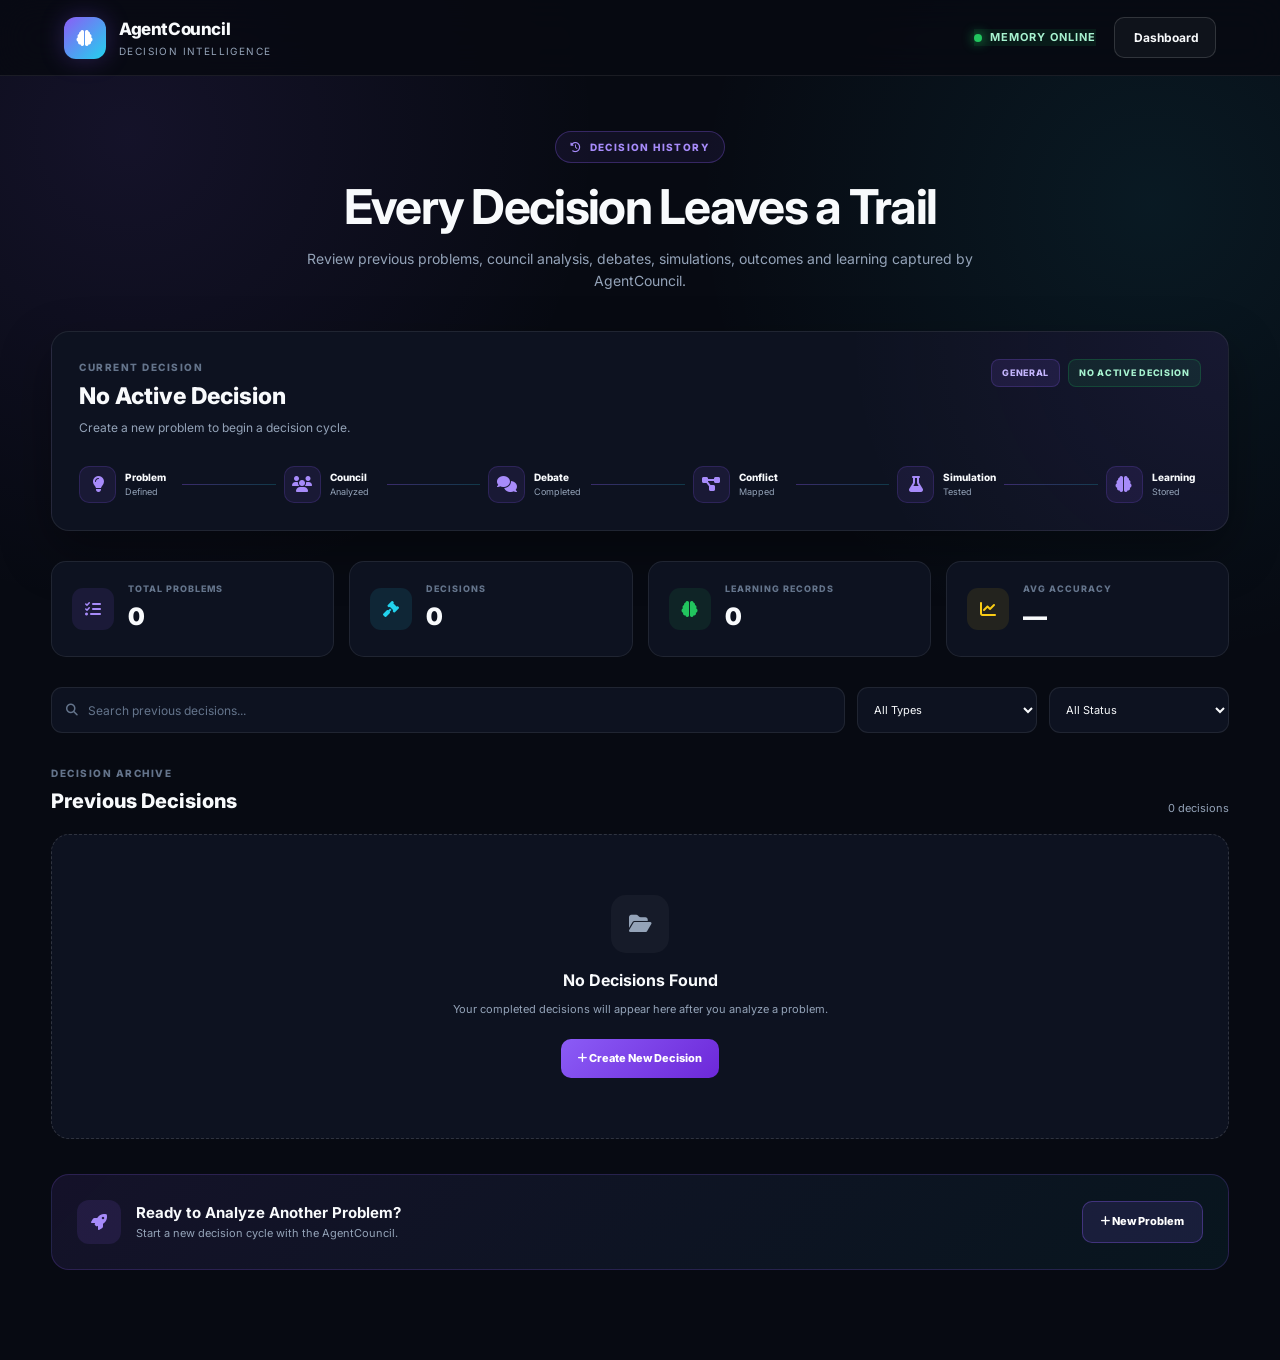
<file: decision-history.html>
<!DOCTYPE html>
<html lang="en">
<head>
    <meta charset="UTF-8">

    <meta
        name="viewport"
        content="width=device-width, initial-scale=1.0"
    >

    <title>AgentCouncil | Decision History</title>

    <link
        rel="stylesheet"
        href="decision-history.css"
    >

    <link
        href="https://fonts.googleapis.com/css2?family=Inter:wght@400;500;600;700;800;900&display=swap"
        rel="stylesheet"
    >

    <link
        rel="stylesheet"
        href="https://cdnjs.cloudflare.com/ajax/libs/font-awesome/6.5.2/css/all.min.css"
    >
</head>

<body>

    <!-- =====================================================
         HEADER
    ====================================================== -->

    <header class="history-header">

        <div class="brand">

            <div class="brand-logo">
                <i class="fa-solid fa-brain"></i>
            </div>

            <div class="brand-text">
                <h2>AgentCouncil</h2>
                <span>Decision Intelligence</span>
            </div>

        </div>


        <div class="header-actions">

            <div class="history-status">
                <span class="status-dot"></span>
                MEMORY ONLINE
            </div>

            <button
                id="dashboardBtn"
                type="button"
            >
                <i class="fa-solid fa-grid-2"></i>
                Dashboard
            </button>

        </div>

    </header>


    <!-- =====================================================
         MAIN
    ====================================================== -->

    <main class="history-main">


        <!-- INTRO -->

        <section class="history-intro">

            <div class="intro-badge">
                <i class="fa-solid fa-clock-rotate-left"></i>
                Decision History
            </div>

            <h1>
                Every Decision Leaves a Trail
            </h1>

            <p>
                Review previous problems, council analysis,
                debates, simulations, outcomes and learning
                captured by AgentCouncil.
            </p>

        </section>


        <!-- =================================================
             CURRENT DECISION
        ================================================== -->

        <section class="current-decision">

            <div class="current-heading">

                <div>
                    <span class="section-label">
                        CURRENT DECISION
                    </span>

                    <h2 id="currentTitle">
                        Loading decision...
                    </h2>

                    <p id="currentDescription">
                        Loading decision details...
                    </p>
                </div>

                <div class="current-status">
                    <span id="currentType">
                        GENERAL
                    </span>

                    <span id="currentStatus">
                        COMPLETED
                    </span>
                </div>

            </div>


            <!-- FLOW -->

            <div class="decision-flow">

                <div class="flow-step completed">

                    <div class="flow-icon">
                        <i class="fa-solid fa-lightbulb"></i>
                    </div>

                    <div>
                        <strong>Problem</strong>
                        <span>Defined</span>
                    </div>

                </div>


                <div class="flow-line"></div>


                <div class="flow-step completed">

                    <div class="flow-icon">
                        <i class="fa-solid fa-users"></i>
                    </div>

                    <div>
                        <strong>Council</strong>
                        <span>Analyzed</span>
                    </div>

                </div>


                <div class="flow-line"></div>


                <div class="flow-step completed">

                    <div class="flow-icon">
                        <i class="fa-solid fa-comments"></i>
                    </div>

                    <div>
                        <strong>Debate</strong>
                        <span>Completed</span>
                    </div>

                </div>


                <div class="flow-line"></div>


                <div class="flow-step completed">

                    <div class="flow-icon">
                        <i class="fa-solid fa-diagram-project"></i>
                    </div>

                    <div>
                        <strong>Conflict</strong>
                        <span>Mapped</span>
                    </div>

                </div>


                <div class="flow-line"></div>


                <div class="flow-step completed">

                    <div class="flow-icon">
                        <i class="fa-solid fa-flask"></i>
                    </div>

                    <div>
                        <strong>Simulation</strong>
                        <span>Tested</span>
                    </div>

                </div>


                <div class="flow-line"></div>


                <div class="flow-step completed">

                    <div class="flow-icon">
                        <i class="fa-solid fa-brain"></i>
                    </div>

                    <div>
                        <strong>Learning</strong>
                        <span>Stored</span>
                    </div>

                </div>

            </div>

        </section>


        <!-- =================================================
             STATISTICS
        ================================================== -->

        <section class="history-stats">

            <div class="stat-card">

                <div class="stat-icon purple">
                    <i class="fa-solid fa-list-check"></i>
                </div>

                <div>
                    <span class="stat-label">
                        TOTAL PROBLEMS
                    </span>

                    <strong id="totalProblems">
                        0
                    </strong>
                </div>

            </div>


            <div class="stat-card">

                <div class="stat-icon cyan">
                    <i class="fa-solid fa-gavel"></i>
                </div>

                <div>
                    <span class="stat-label">
                        DECISIONS
                    </span>

                    <strong id="totalDecisions">
                        0
                    </strong>
                </div>

            </div>


            <div class="stat-card">

                <div class="stat-icon green">
                    <i class="fa-solid fa-brain"></i>
                </div>

                <div>
                    <span class="stat-label">
                        LEARNING RECORDS
                    </span>

                    <strong id="totalLearning">
                        0
                    </strong>
                </div>

            </div>


            <div class="stat-card">

                <div class="stat-icon yellow">
                    <i class="fa-solid fa-chart-line"></i>
                </div>

                <div>
                    <span class="stat-label">
                        AVG ACCURACY
                    </span>

                    <strong id="averageAccuracy">
                        0%
                    </strong>
                </div>

            </div>

        </section>


        <!-- =================================================
             SEARCH / FILTER
        ================================================== -->

        <section class="history-controls">

            <div class="search-box">

                <i class="fa-solid fa-magnifying-glass"></i>

                <input
                    type="text"
                    id="searchInput"
                    placeholder="Search previous decisions..."
                    autocomplete="off"
                >

            </div>


            <select id="typeFilter">

                <option value="all">
                    All Types
                </option>

                <option value="Budget">
                    Budget
                </option>

                <option value="Risk">
                    Risk
                </option>

                <option value="Planning">
                    Planning
                </option>

                <option value="Resources">
                    Resources
                </option>

                <option value="Research">
                    Research
                </option>

                <option value="Ethics">
                    Ethics
                </option>

            </select>


            <select id="statusFilter">

                <option value="all">
                    All Status
                </option>

                <option value="completed">
                    Completed
                </option>

                <option value="learning">
                    Learning
                </option>

                <option value="memory">
                    Memory Saved
                </option>

            </select>

        </section>


        <!-- =================================================
             HISTORY LIST
        ================================================== -->

        <section class="history-list-section">

            <div class="section-heading">

                <div>
                    <span class="section-label">
                        DECISION ARCHIVE
                    </span>

                    <h2>
                        Previous Decisions
                    </h2>
                </div>

                <span id="resultCount">
                    0 decisions
                </span>

            </div>


            <div
                id="historyList"
                class="history-list"
            >

                <!-- JavaScript inserts history cards -->

            </div>


            <div
                id="emptyState"
                class="empty-state"
            >

                <div class="empty-icon">
                    <i class="fa-solid fa-folder-open"></i>
                </div>

                <h3>
                    No Decisions Found
                </h3>

                <p>
                    Your completed decisions will appear here
                    after you analyze a problem.
                </p>

                <button
                    id="newDecisionBtn"
                    type="button"
                >
                    <i class="fa-solid fa-plus"></i>
                    Create New Decision
                </button>

            </div>

        </section>


        <!-- =================================================
             SELECTED DECISION DETAILS
        ================================================== -->

        <section
            id="decisionDetails"
            class="decision-details"
        >

            <div class="details-header">

                <div>

                    <span class="section-label">
                        DECISION INSIGHT
                    </span>

                    <h2 id="detailsTitle">
                        Select a decision
                    </h2>

                </div>

                <button
                    id="closeDetailsBtn"
                    type="button"
                >
                    <i class="fa-solid fa-xmark"></i>
                </button>

            </div>


            <div class="details-grid">

                <!-- Council -->

                <div class="detail-card">

                    <div class="detail-card-icon purple">
                        <i class="fa-solid fa-users"></i>
                    </div>

                    <div>

                        <span>
                            COUNCIL ANALYSIS
                        </span>

                        <strong id="detailsAgents">
                            0 Agents
                        </strong>

                    </div>

                </div>


                <!-- Debate -->

                <div class="detail-card">

                    <div class="detail-card-icon cyan">
                        <i class="fa-solid fa-comments"></i>
                    </div>

                    <div>

                        <span>
                            DEBATE
                        </span>

                        <strong id="detailsDebate">
                            0 Rounds
                        </strong>

                    </div>

                </div>


                <!-- Conflict -->

                <div class="detail-card">

                    <div class="detail-card-icon red">
                        <i class="fa-solid fa-triangle-exclamation"></i>
                    </div>

                    <div>

                        <span>
                            CONFLICT
                        </span>

                        <strong id="detailsConflict">
                            0%
                        </strong>

                    </div>

                </div>


                <!-- Simulation -->

                <div class="detail-card">

                    <div class="detail-card-icon green">
                        <i class="fa-solid fa-flask"></i>
                    </div>

                    <div>

                        <span>
                            SIMULATION
                        </span>

                        <strong id="detailsSimulation">
                            0%
                        </strong>

                    </div>

                </div>

            </div>


            <!-- Learning -->

            <div class="details-learning">

                <div class="learning-heading">

                    <i class="fa-solid fa-brain"></i>

                    <div>
                        <h3>
                            What the System Learned
                        </h3>

                        <p>
                            Insights recorded from this decision.
                        </p>
                    </div>

                </div>


                <div
                    id="detailsLearning"
                    class="learning-content"
                >
                    No learning record available.
                </div>

            </div>


            <!-- Outcome -->

            <div class="details-outcome">

                <div class="outcome-column">

                    <span>
                        PREDICTED
                    </span>

                    <strong id="detailsPredicted">
                        —
                    </strong>

                </div>


                <div class="outcome-arrow">
                    <i class="fa-solid fa-arrow-right"></i>
                </div>


                <div class="outcome-column">

                    <span>
                        ACTUAL
                    </span>

                    <strong id="detailsActual">
                        —
                    </strong>

                </div>


                <div class="accuracy-column">

                    <span>
                        LEARNING ACCURACY
                    </span>

                    <strong id="detailsAccuracy">
                        —%
                    </strong>

                </div>

            </div>

        </section>


        <!-- =================================================
             FINAL ACTION
        ================================================== -->

        <section class="next-section">

            <div class="next-content">

                <div class="next-icon">
                    <i class="fa-solid fa-rocket"></i>
                </div>

                <div>

                    <h3>
                        Ready to Analyze Another Problem?
                    </h3>

                    <p>
                        Start a new decision cycle with the
                        AgentCouncil.
                    </p>

                </div>

            </div>


            <button
                id="newProblemBtn"
                type="button"
            >
                <i class="fa-solid fa-plus"></i>
                New Problem
            </button>

        </section>

    </main>


    <!-- =====================================================
         TOAST
    ====================================================== -->

    <div
        id="toast"
        class="toast"
    >

        <div class="toast-icon">
            <i class="fa-solid fa-check"></i>
        </div>

        <div class="toast-content">

            <strong id="toastTitle">
                Decision Loaded
            </strong>

            <p id="toastMessage">
                Decision details loaded successfully.
            </p>

        </div>

        <button
            id="closeToast"
            type="button"
        >
            <i class="fa-solid fa-xmark"></i>
        </button>

    </div>


    <script src="decision-history.js"></script>

</body>
</html>
</file>
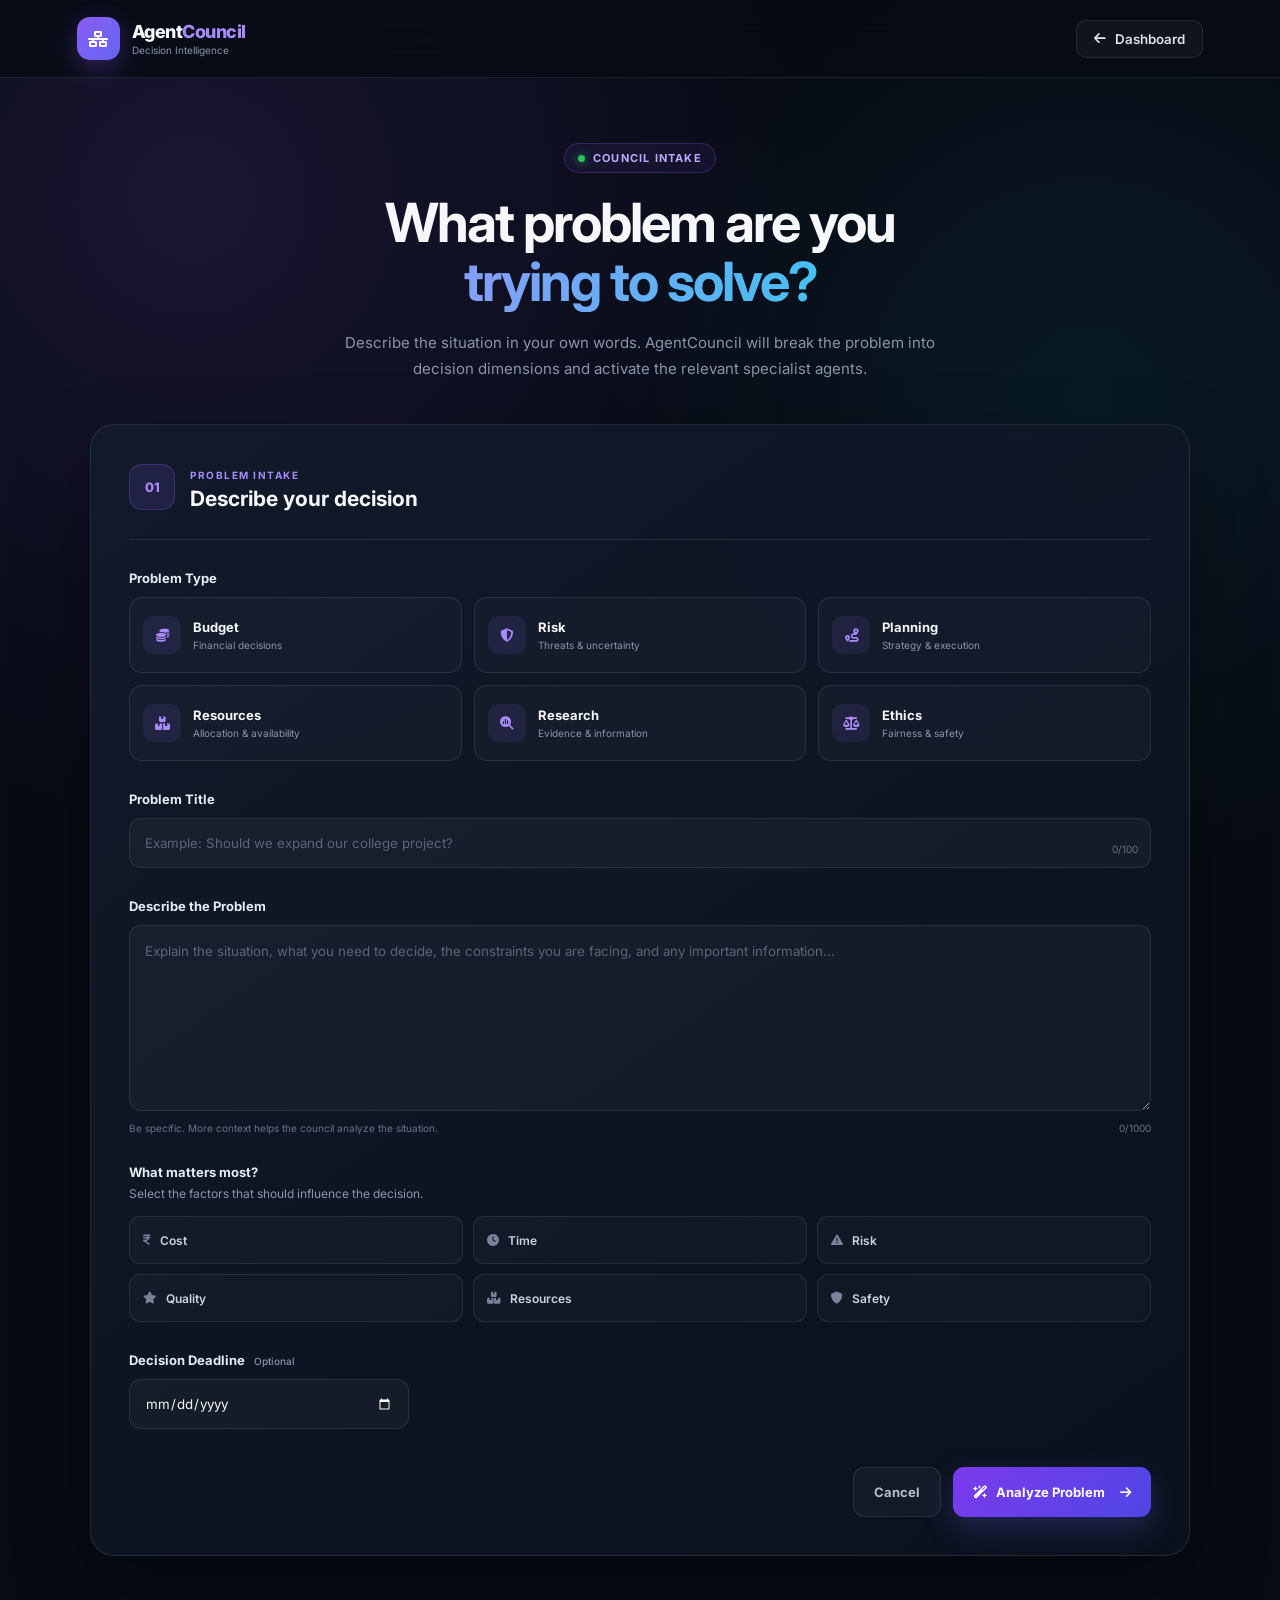
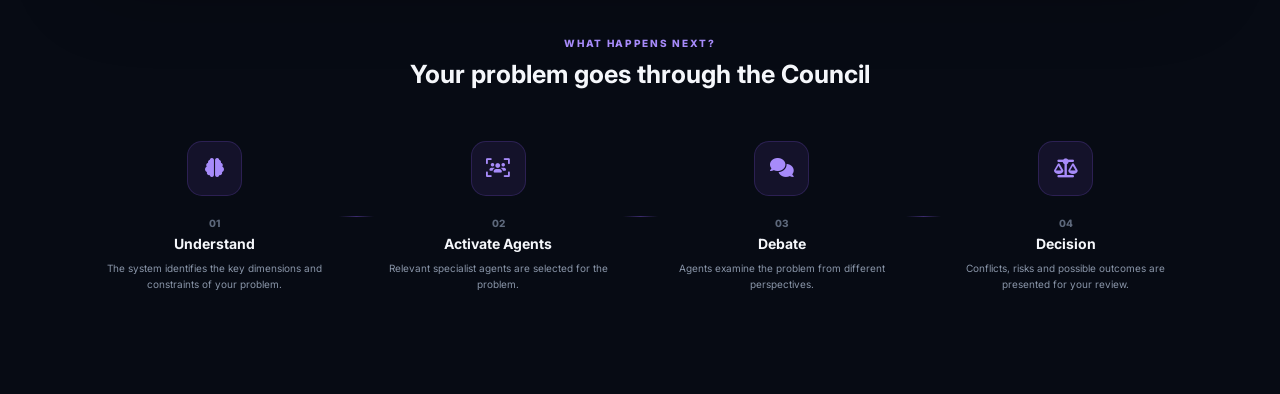
<file: decision-memory.html>
<!DOCTYPE html>
<html lang="en">
<head>
    <meta charset="UTF-8">
    <meta name="viewport" content="width=device-width, initial-scale=1.0">

    <title>AgentCouncil | Decision Memory</title>

    <link rel="stylesheet" href="decision-memory.css">

    <link rel="preconnect" href="https://fonts.googleapis.com">
    <link rel="preconnect" href="https://fonts.gstatic.com" crossorigin>
    <link href="https://fonts.googleapis.com/css2?family=Inter:wght@400;500;600;700;800&display=swap" rel="stylesheet">

    <link
        rel="stylesheet"
        href="https://cdnjs.cloudflare.com/ajax/libs/font-awesome/6.5.2/css/all.min.css"
    >
</head>

<body>

    <!-- HEADER -->
    <header class="memory-header">

        <div class="brand">
            <div class="brand-logo">
                <i class="fa-solid fa-brain"></i>
            </div>

            <div class="brand-text">
                <h1>AgentCouncil</h1>
                <span>Decision Intelligence</span>
            </div>
        </div>

        <div class="header-actions">

            <div class="memory-status">
                <span class="status-dot"></span>
                MEMORY ENGINE ACTIVE
            </div>

            <button class="dashboard-button" id="dashboardBtn">
                <i class="fa-solid fa-grid-2"></i>
                Dashboard
            </button>

        </div>

    </header>


    <!-- MAIN -->
    <main class="memory-main">

        <!-- INTRO -->
        <section class="memory-intro">

            <div class="intro-badge">
                <i class="fa-solid fa-database"></i>
                DECISION MEMORY
            </div>

            <h2>Store What the Council Learned</h2>

            <p>
                Convert the Council's analysis, debate, conflicts and
                simulations into a reusable decision memory.
            </p>

        </section>


        <!-- PROBLEM CARD -->
        <section class="problem-card">

            <div class="problem-card-top">

                <div class="problem-icon">
                    <i class="fa-solid fa-lightbulb"></i>
                </div>

                <div class="problem-heading">

                    <span class="section-label">
                        CURRENT PROBLEM
                    </span>

                    <h3 id="problemTitle">
                        Loading problem...
                    </h3>

                    <div class="problem-meta">

                        <span class="type-badge" id="problemType">
                            General
                        </span>

                        <span class="status-badge" id="problemStatus">
                            Processing
                        </span>

                    </div>

                </div>

            </div>

            <p class="problem-description" id="problemDescription">
                Loading problem description...
            </p>

        </section>


        <!-- SNAPSHOT -->
        <section class="snapshot-section">

            <div class="section-heading">
                <div>
                    <span class="section-kicker">
                        MEMORY SNAPSHOT
                    </span>

                    <h2>Decision Intelligence Collected</h2>
                </div>
            </div>


            <div class="snapshot-grid">

                <div class="snapshot-card">

                    <div class="snapshot-icon purple">
                        <i class="fa-solid fa-users"></i>
                    </div>

                    <div class="snapshot-content">
                        <span>Council Agents</span>
                        <strong id="agentCount">6</strong>
                        <small>Perspectives analyzed</small>
                    </div>

                </div>


                <div class="snapshot-card">

                    <div class="snapshot-icon cyan">
                        <i class="fa-solid fa-comments"></i>
                    </div>

                    <div class="snapshot-content">
                        <span>Debate Rounds</span>
                        <strong id="debateCount">3</strong>
                        <small>Challenge cycles</small>
                    </div>

                </div>


                <div class="snapshot-card">

                    <div class="snapshot-icon orange">
                        <i class="fa-solid fa-triangle-exclamation"></i>
                    </div>

                    <div class="snapshot-content">
                        <span>Conflicts</span>
                        <strong id="conflictCount">0</strong>
                        <small>Trade-offs identified</small>
                    </div>

                </div>


                <div class="snapshot-card">

                    <div class="snapshot-icon green">
                        <i class="fa-solid fa-flask"></i>
                    </div>

                    <div class="snapshot-content">
                        <span>Simulations</span>
                        <strong id="simulationCount">0</strong>
                        <small>What-if scenarios</small>
                    </div>

                </div>

            </div>

        </section>


        <!-- MEMORY TIMELINE -->
        <section class="timeline-section">

            <div class="section-heading">

                <div>
                    <span class="section-kicker">
                        DECISION JOURNEY
                    </span>

                    <h2>What the Council Remembered</h2>
                </div>

            </div>


            <div class="memory-timeline">

                <!-- STEP 1 -->
                <div class="timeline-item completed">

                    <div class="timeline-marker">
                        <i class="fa-solid fa-file-lines"></i>
                    </div>

                    <div class="timeline-content">

                        <div class="timeline-top">
                            <div>
                                <span class="timeline-number">
                                    STEP 01
                                </span>

                                <h3>Problem Context</h3>
                            </div>

                            <span class="complete-label">
                                <i class="fa-solid fa-check"></i>
                                Captured
                            </span>
                        </div>

                        <p>
                            The original problem, objective, constraints,
                            deadline and decision factors were captured.
                        </p>

                        <div class="timeline-tags" id="factorTags">
                            <span>Cost</span>
                            <span>Time</span>
                            <span>Risk</span>
                        </div>

                    </div>

                </div>


                <!-- STEP 2 -->
                <div class="timeline-item completed">

                    <div class="timeline-marker">
                        <i class="fa-solid fa-users-viewfinder"></i>
                    </div>

                    <div class="timeline-content">

                        <div class="timeline-top">

                            <div>
                                <span class="timeline-number">
                                    STEP 02
                                </span>

                                <h3>Council Analysis</h3>
                            </div>

                            <span class="complete-label">
                                <i class="fa-solid fa-check"></i>
                                Analyzed
                            </span>

                        </div>

                        <p>
                            Six specialized agents examined the problem
                            from different decision perspectives.
                        </p>

                        <div class="agent-mini-grid">

                            <span>
                                <i class="fa-solid fa-magnifying-glass"></i>
                                Research
                            </span>

                            <span>
                                <i class="fa-solid fa-coins"></i>
                                Budget
                            </span>

                            <span>
                                <i class="fa-solid fa-shield-halved"></i>
                                Risk
                            </span>

                            <span>
                                <i class="fa-solid fa-route"></i>
                                Planning
                            </span>

                            <span>
                                <i class="fa-solid fa-boxes-stacked"></i>
                                Resource
                            </span>

                            <span>
                                <i class="fa-solid fa-scale-balanced"></i>
                                Ethics
                            </span>

                        </div>

                    </div>

                </div>


                <!-- STEP 3 -->
                <div class="timeline-item completed">

                    <div class="timeline-marker">
                        <i class="fa-solid fa-comments"></i>
                    </div>

                    <div class="timeline-content">

                        <div class="timeline-top">

                            <div>
                                <span class="timeline-number">
                                    STEP 03
                                </span>

                                <h3>Agent Debate</h3>
                            </div>

                            <span class="complete-label">
                                <i class="fa-solid fa-check"></i>
                                Debated
                            </span>

                        </div>

                        <p>
                            Agents challenged each other's assumptions and
                            exchanged supporting and opposing perspectives.
                        </p>

                        <div class="insight-box">

                            <i class="fa-solid fa-quote-left"></i>

                            <span id="debateInsight">
                                Multiple perspectives were compared before
                                reaching a potential consensus.
                            </span>

                        </div>

                    </div>

                </div>


                <!-- STEP 4 -->
                <div class="timeline-item completed">

                    <div class="timeline-marker">
                        <i class="fa-solid fa-diagram-project"></i>
                    </div>

                    <div class="timeline-content">

                        <div class="timeline-top">

                            <div>
                                <span class="timeline-number">
                                    STEP 04
                                </span>

                                <h3>Conflict Map</h3>
                            </div>

                            <span class="complete-label">
                                <i class="fa-solid fa-check"></i>
                                Mapped
                            </span>

                        </div>

                        <p>
                            Areas of agreement, disagreement and important
                            trade-offs were identified.
                        </p>

                        <div class="conflict-summary">

                            <div>
                                <span>Consensus</span>
                                <strong id="memoryConsensus">--%</strong>
                            </div>

                            <div>
                                <span>Conflict</span>
                                <strong id="memoryConflict">--%</strong>
                            </div>

                            <div>
                                <span>Trade-offs</span>
                                <strong id="memoryTradeoffs">--</strong>
                            </div>

                        </div>

                    </div>

                </div>


                <!-- STEP 5 -->
                <div class="timeline-item completed">

                    <div class="timeline-marker">
                        <i class="fa-solid fa-flask-vial"></i>
                    </div>

                    <div class="timeline-content">

                        <div class="timeline-top">

                            <div>
                                <span class="timeline-number">
                                    STEP 05
                                </span>

                                <h3>What-If Simulation</h3>
                            </div>

                            <span class="complete-label">
                                <i class="fa-solid fa-check"></i>
                                Simulated
                            </span>

                        </div>

                        <p>
                            Alternative conditions were tested to understand
                            how changes could affect the decision outcome.
                        </p>

                        <div class="simulation-memory">

                            <div class="simulation-score">
                                <span>Last Confidence</span>
                                <strong id="memoryConfidence">--%</strong>
                            </div>

                            <div class="simulation-score">
                                <span>Risk</span>
                                <strong id="memoryRisk">--%</strong>
                            </div>

                            <div class="simulation-score">
                                <span>Impact</span>
                                <strong id="memoryImpact">--%</strong>
                            </div>

                        </div>

                    </div>

                </div>

            </div>

        </section>


        <!-- KEY LEARNINGS -->
        <section class="learning-section">

            <div class="section-heading">

                <div>
                    <span class="section-kicker">
                        LEARNING LAYER
                    </span>

                    <h2>Key Decision Learnings</h2>

                    <p>
                        Important observations that can be reused in future
                        decision-making.
                    </p>
                </div>

            </div>


            <div class="learning-grid" id="learningGrid">

                <div class="learning-card">

                    <div class="learning-number">
                        01
                    </div>

                    <div>
                        <h3>Balance Multiple Factors</h3>

                        <p>
                            Decisions should consider cost, time, resources,
                            risk and expected impact together.
                        </p>
                    </div>

                </div>


                <div class="learning-card">

                    <div class="learning-number">
                        02
                    </div>

                    <div>
                        <h3>Challenge Assumptions</h3>

                        <p>
                            Different agent perspectives can expose risks
                            that may not appear in an initial analysis.
                        </p>
                    </div>

                </div>


                <div class="learning-card">

                    <div class="learning-number">
                        03
                    </div>

                    <div>
                        <h3>Test Before Deciding</h3>

                        <p>
                            What-if scenarios help understand how changing
                            important conditions may affect the outcome.
                        </p>
                    </div>

                </div>

            </div>

        </section>


        <!-- ASSUMPTIONS -->
        <section class="assumption-section">

            <div class="assumption-card">

                <div class="assumption-icon">
                    <i class="fa-solid fa-brain"></i>
                </div>

                <div class="assumption-content">

                    <span class="section-kicker">
                        DECISION ASSUMPTIONS
                    </span>

                    <h2>What Should We Remember?</h2>

                    <p>
                        These factors were considered during the analysis
                        and can influence future decisions.
                    </p>

                    <div class="assumption-tags" id="assumptionTags">
                        <span>Cost</span>
                        <span>Time</span>
                        <span>Risk</span>
                        <span>Quality</span>
                    </div>

                </div>

            </div>

        </section>


        <!-- SAVE MEMORY -->
        <section class="save-section">

            <div class="save-card">

                <div class="save-icon">
                    <i class="fa-solid fa-floppy-disk"></i>
                </div>

                <div class="save-content">

                    <span class="section-kicker">
                        READY TO REMEMBER
                    </span>

                    <h2>Save This Decision Memory</h2>

                    <p>
                        Store the complete decision journey so it can be
                        referenced later.
                    </p>

                </div>

                <button class="save-memory-button" id="saveMemoryBtn">

                    <i class="fa-solid fa-database"></i>

                    Save to Memory

                </button>

            </div>

        </section>


        <!-- SAVED MEMORIES -->
        <section class="history-section">

            <div class="section-heading">

                <div>
                    <span class="section-kicker">
                        MEMORY VAULT
                    </span>

                    <h2>Previously Saved Decisions</h2>
                </div>

                <span class="memory-count" id="memoryCount">
                    0 memories
                </span>

            </div>


            <div class="memory-history" id="memoryHistory">

                <div class="empty-memory">

                    <div class="empty-icon">
                        <i class="fa-solid fa-box-open"></i>
                    </div>

                    <h3>No saved memories yet</h3>

                    <p>
                        Save this decision to create your first reusable
                        decision memory.
                    </p>

                </div>

            </div>

        </section>


        <!-- NEXT -->
        <section class="next-section" id="nextSection">

            <div class="next-icon">
                <i class="fa-solid fa-arrow-right"></i>
            </div>

            <div class="next-content">

                <span class="section-kicker">
                    NEXT STAGE
                </span>

                <h2>Turn Memory Into a Final Decision</h2>

                <p>
                    Use everything collected by the Council to prepare the
                    final decision and compare it with future outcomes.
                </p>

            </div>

            <button class="final-button" id="finalDecisionBtn">

                Continue

                <i class="fa-solid fa-arrow-right"></i>

            </button>

        </section>

    </main>


    <!-- TOAST -->
    <div class="toast" id="toast">

        <div class="toast-icon">
            <i class="fa-solid fa-check"></i>
        </div>

        <div class="toast-content">

            <strong id="toastTitle">
                Memory Saved
            </strong>

            <span id="toastMessage">
                Decision memory has been stored successfully.
            </span>

        </div>

        <button id="closeToast">
            <i class="fa-solid fa-xmark"></i>
        </button>

    </div>


    <script src="decision-memory.js"></script>

</body>
</html>
</file>
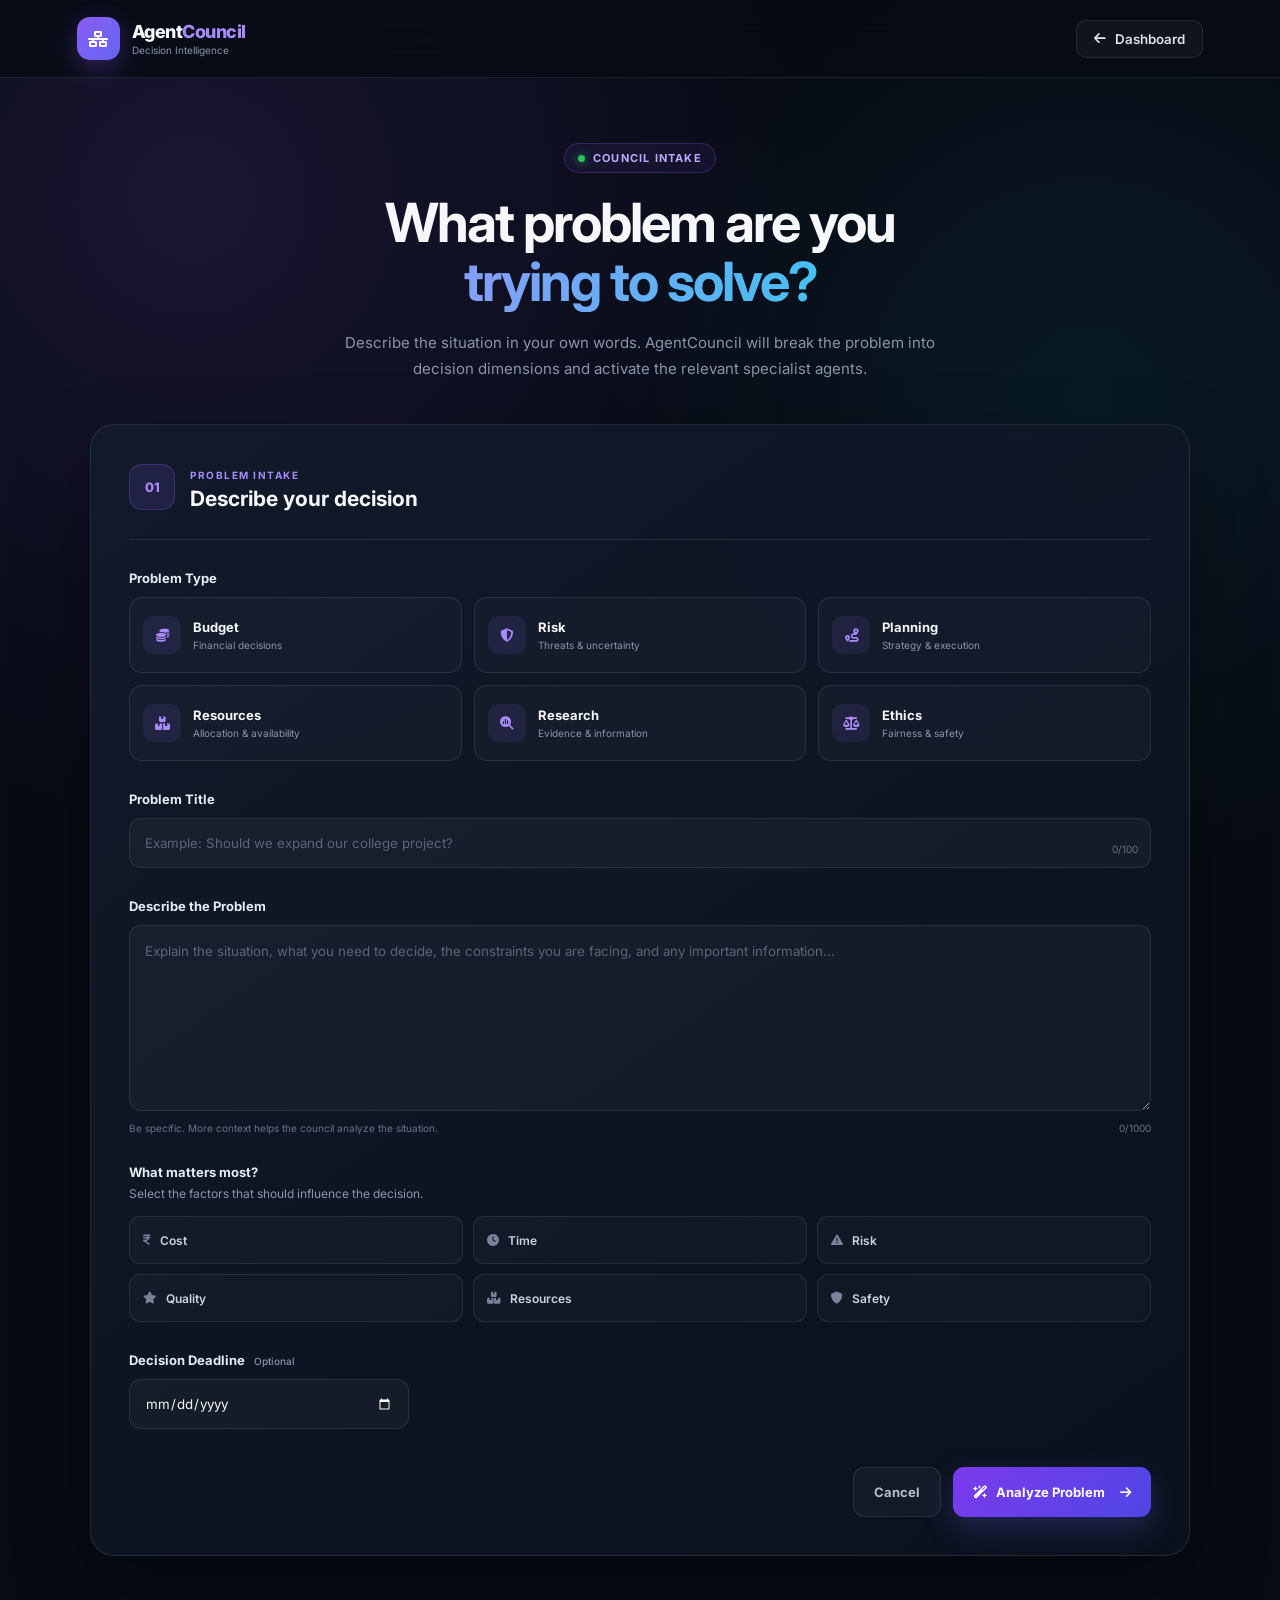
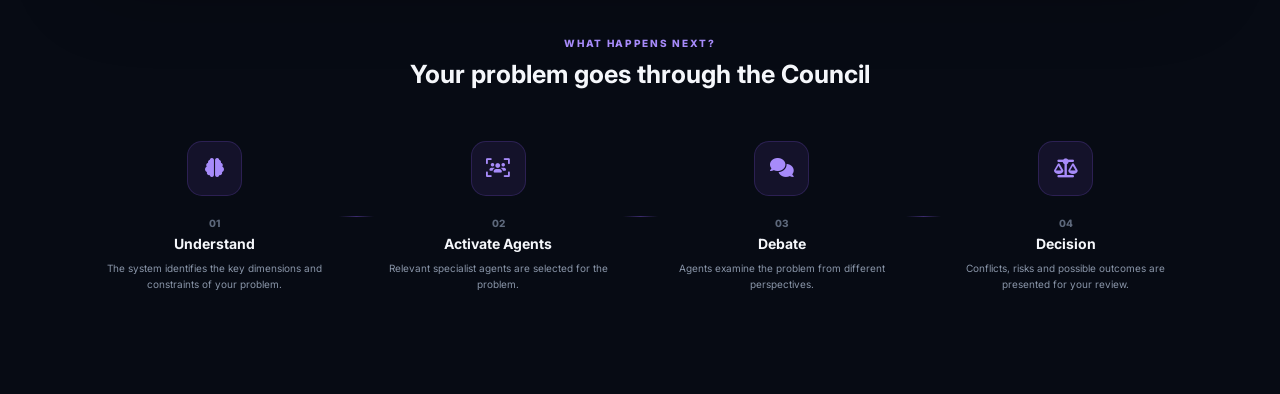
<file: new-problem.html>
<!DOCTYPE html>
<html lang="en">

<head>
    <meta charset="UTF-8">
    <meta name="viewport" content="width=device-width, initial-scale=1.0">

    <title>AgentCouncil | New Problem</title>

    <link rel="stylesheet" href="new-problem.css">

    <link rel="preconnect" href="https://fonts.googleapis.com">
    <link rel="preconnect" href="https://fonts.gstatic.com" crossorigin>

    <link
        href="https://fonts.googleapis.com/css2?family=Inter:wght@400;500;600;700;800&display=swap"
        rel="stylesheet"
    >

    <link
        rel="stylesheet"
        href="https://cdnjs.cloudflare.com/ajax/libs/font-awesome/6.5.2/css/all.min.css"
    >
</head>

<body>

    <!-- ================= PAGE ================= -->

    <div class="problem-page">

        <!-- ================= TOP BAR ================= -->

        <header class="problem-header">

            <div class="brand">

                <div class="brand-logo">
                    <i class="fa-solid fa-network-wired"></i>
                </div>

                <div>
                    <h2>Agent<span>Council</span></h2>
                    <p>Decision Intelligence</p>
                </div>

            </div>

            <button class="back-button" id="backDashboard">
                <i class="fa-solid fa-arrow-left"></i>
                Dashboard
            </button>

        </header>


        <!-- ================= MAIN ================= -->

        <main class="problem-main">

            <!-- INTRO -->

            <section class="intro-section">

                <div class="intro-badge">
                    <span></span>
                    COUNCIL INTAKE
                </div>

                <h1>
                    What problem are you
                    <span>trying to solve?</span>
                </h1>

                <p>
                    Describe the situation in your own words.
                    AgentCouncil will break the problem into
                    decision dimensions and activate the relevant
                    specialist agents.
                </p>

            </section>


            <!-- ================= PROBLEM CARD ================= -->

            <section class="problem-card">

                <!-- STEP HEADER -->

                <div class="step-header">

                    <div class="step-number">
                        01
                    </div>

                    <div>
                        <span>PROBLEM INTAKE</span>
                        <h2>Describe your decision</h2>
                    </div>

                </div>


                <!-- PROBLEM TYPE -->

                <div class="form-group">

                    <label>
                        Problem Type
                    </label>

                    <div class="type-selector">

                        <button
                            class="type-option"
                            data-type="Budget"
                        >
                            <i class="fa-solid fa-coins"></i>

                            <span>
                                <strong>Budget</strong>
                                <small>Financial decisions</small>
                            </span>
                        </button>


                        <button
                            class="type-option"
                            data-type="Risk"
                        >
                            <i class="fa-solid fa-shield-halved"></i>

                            <span>
                                <strong>Risk</strong>
                                <small>Threats & uncertainty</small>
                            </span>
                        </button>


                        <button
                            class="type-option"
                            data-type="Planning"
                        >
                            <i class="fa-solid fa-route"></i>

                            <span>
                                <strong>Planning</strong>
                                <small>Strategy & execution</small>
                            </span>
                        </button>


                        <button
                            class="type-option"
                            data-type="Resources"
                        >
                            <i class="fa-solid fa-boxes-stacked"></i>

                            <span>
                                <strong>Resources</strong>
                                <small>Allocation & availability</small>
                            </span>
                        </button>


                        <button
                            class="type-option"
                            data-type="Research"
                        >
                            <i class="fa-solid fa-magnifying-glass-chart"></i>

                            <span>
                                <strong>Research</strong>
                                <small>Evidence & information</small>
                            </span>
                        </button>


                        <button
                            class="type-option"
                            data-type="Ethics"
                        >
                            <i class="fa-solid fa-scale-balanced"></i>

                            <span>
                                <strong>Ethics</strong>
                                <small>Fairness & safety</small>
                            </span>
                        </button>

                    </div>

                </div>


                <!-- PROBLEM TITLE -->

                <div class="form-group">

                    <label for="problemTitle">
                        Problem Title
                    </label>

                    <input
                        type="text"
                        id="problemTitle"
                        placeholder="Example: Should we expand our college project?"
                        maxlength="100"
                    >

                    <div class="character-count">
                        <span id="titleCount">0</span>/100
                    </div>

                </div>


                <!-- PROBLEM DESCRIPTION -->

                <div class="form-group">

                    <label for="problemDescription">
                        Describe the Problem
                    </label>

                    <textarea
                        id="problemDescription"
                        rows="7"
                        maxlength="1000"
                        placeholder="Explain the situation, what you need to decide, the constraints you are facing, and any important information..."
                    ></textarea>

                    <div class="textarea-footer">

                        <span>
                            Be specific. More context helps the council analyze the situation.
                        </span>

                        <span id="descriptionCount">
                            0/1000
                        </span>

                    </div>

                </div>


                <!-- ================= CONSTRAINTS ================= -->

                <div class="form-group">

                    <label>
                        What matters most?
                    </label>

                    <p class="helper-text">
                        Select the factors that should influence the decision.
                    </p>

                    <div class="factor-grid">

                        <label class="factor-option">
                            <input
                                type="checkbox"
                                value="Cost"
                            >
                            <span>
                                <i class="fa-solid fa-indian-rupee-sign"></i>
                                Cost
                            </span>
                        </label>


                        <label class="factor-option">
                            <input
                                type="checkbox"
                                value="Time"
                            >
                            <span>
                                <i class="fa-solid fa-clock"></i>
                                Time
                            </span>
                        </label>


                        <label class="factor-option">
                            <input
                                type="checkbox"
                                value="Risk"
                            >
                            <span>
                                <i class="fa-solid fa-triangle-exclamation"></i>
                                Risk
                            </span>
                        </label>


                        <label class="factor-option">
                            <input
                                type="checkbox"
                                value="Quality"
                            >
                            <span>
                                <i class="fa-solid fa-star"></i>
                                Quality
                            </span>
                        </label>


                        <label class="factor-option">
                            <input
                                type="checkbox"
                                value="Resources"
                            >
                            <span>
                                <i class="fa-solid fa-boxes-stacked"></i>
                                Resources
                            </span>
                        </label>


                        <label class="factor-option">
                            <input
                                type="checkbox"
                                value="Safety"
                            >
                            <span>
                                <i class="fa-solid fa-shield"></i>
                                Safety
                            </span>
                        </label>

                    </div>

                </div>


                <!-- ================= OPTIONS ================= -->

                <div class="form-group">

                    <label for="deadline">
                        Decision Deadline
                        <span class="optional">Optional</span>
                    </label>

                    <input
                        type="date"
                        id="deadline"
                    >

                </div>


                <!-- ================= ACTION ================= -->

                <div class="form-actions">

                    <button
                        class="secondary-button"
                        id="cancelBtn"
                    >
                        Cancel
                    </button>

                    <button
                        class="analyze-button"
                        id="analyzeBtn"
                    >

                        <span>
                            <i class="fa-solid fa-wand-magic-sparkles"></i>
                            Analyze Problem
                        </span>

                        <i class="fa-solid fa-arrow-right"></i>

                    </button>

                </div>

            </section>


            <!-- ================= HOW IT WORKS ================= -->

            <section class="process-section">

                <div class="process-title">

                    <span>WHAT HAPPENS NEXT?</span>

                    <h2>
                        Your problem goes through the Council
                    </h2>

                </div>


                <div class="process-grid">

                    <div class="process-card">

                        <div class="process-icon">
                            <i class="fa-solid fa-brain"></i>
                        </div>

                        <span>01</span>

                        <h3>Understand</h3>

                        <p>
                            The system identifies the key dimensions
                            and constraints of your problem.
                        </p>

                    </div>


                    <div class="process-line"></div>


                    <div class="process-card">

                        <div class="process-icon">
                            <i class="fa-solid fa-users-viewfinder"></i>
                        </div>

                        <span>02</span>

                        <h3>Activate Agents</h3>

                        <p>
                            Relevant specialist agents are selected
                            for the problem.
                        </p>

                    </div>


                    <div class="process-line"></div>


                    <div class="process-card">

                        <div class="process-icon">
                            <i class="fa-solid fa-comments"></i>
                        </div>

                        <span>03</span>

                        <h3>Debate</h3>

                        <p>
                            Agents examine the problem from
                            different perspectives.
                        </p>

                    </div>


                    <div class="process-line"></div>


                    <div class="process-card">

                        <div class="process-icon">
                            <i class="fa-solid fa-scale-balanced"></i>
                        </div>

                        <span>04</span>

                        <h3>Decision</h3>

                        <p>
                            Conflicts, risks and possible outcomes
                            are presented for your review.
                        </p>

                    </div>

                </div>

            </section>

        </main>

    </div>


    <!-- ================= JAVASCRIPT ================= -->

    <script src="new-problem.js"></script>

</body>

</html>
</file>
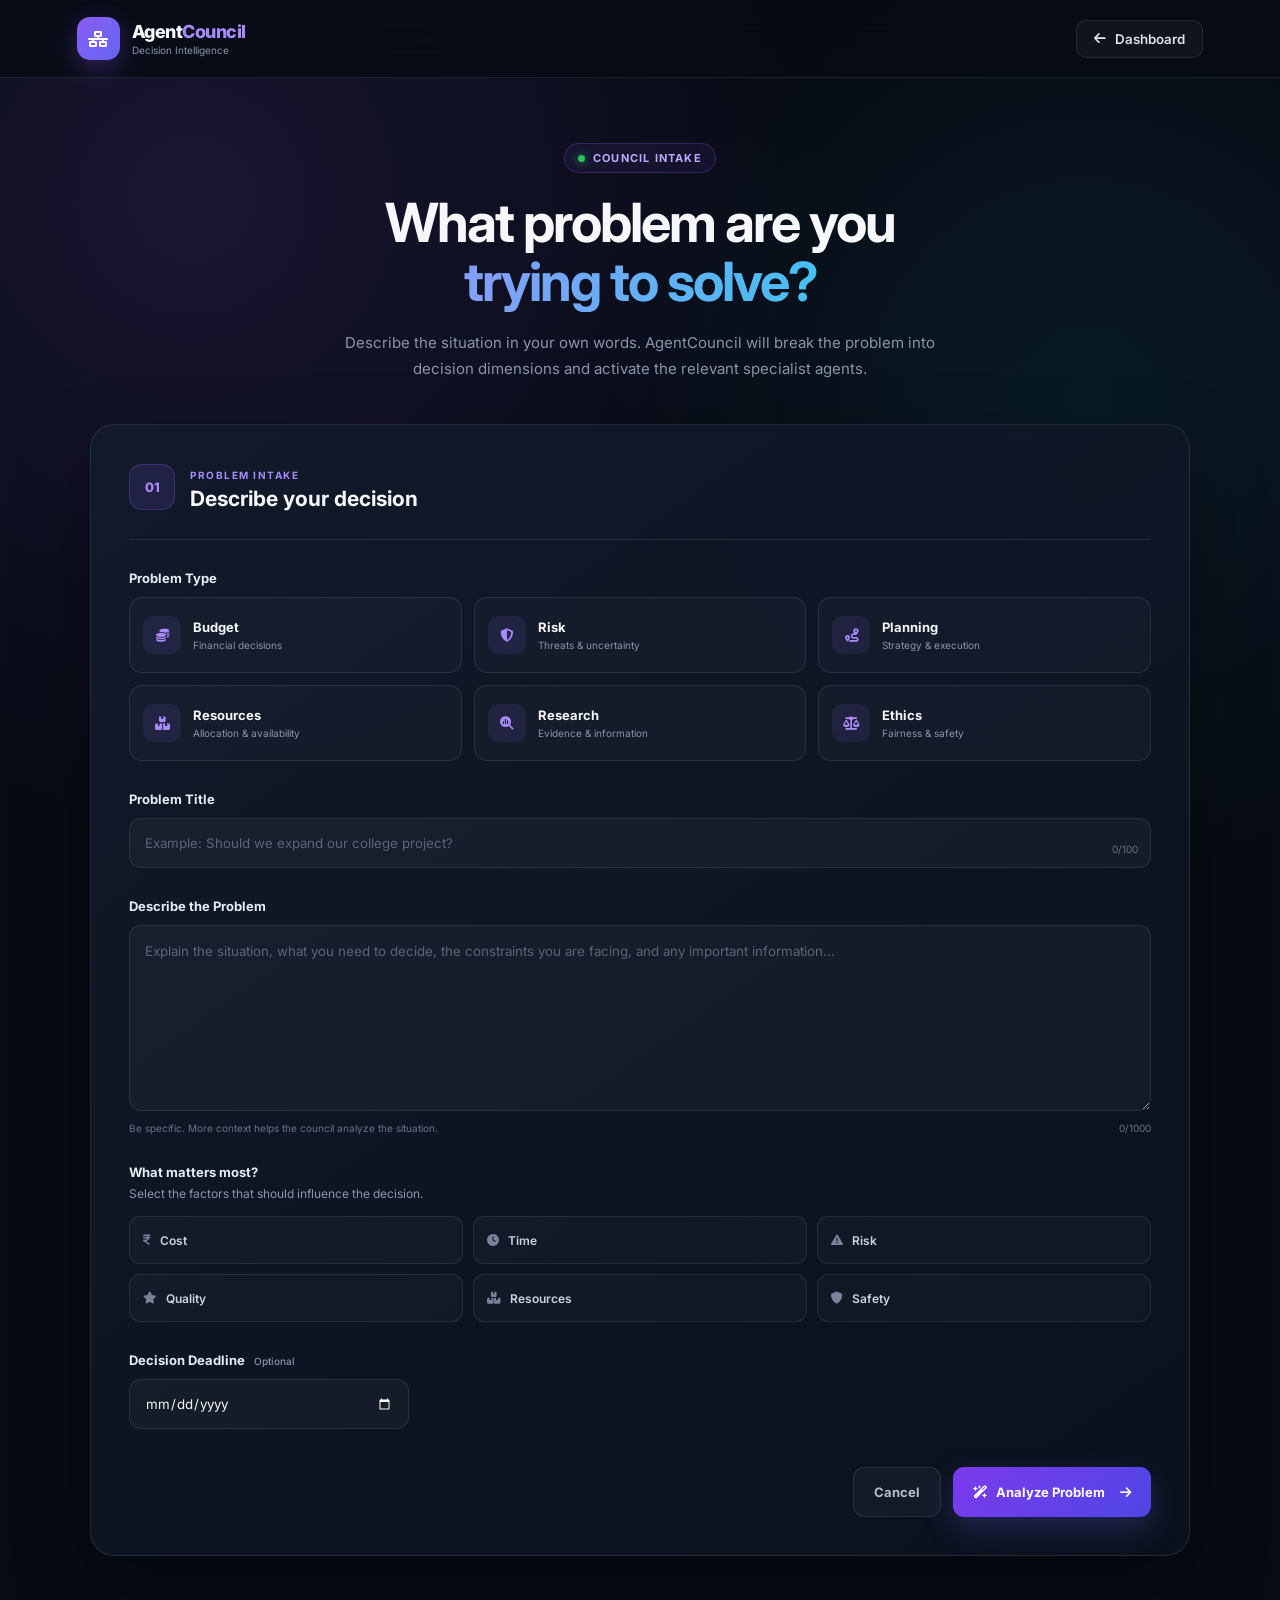
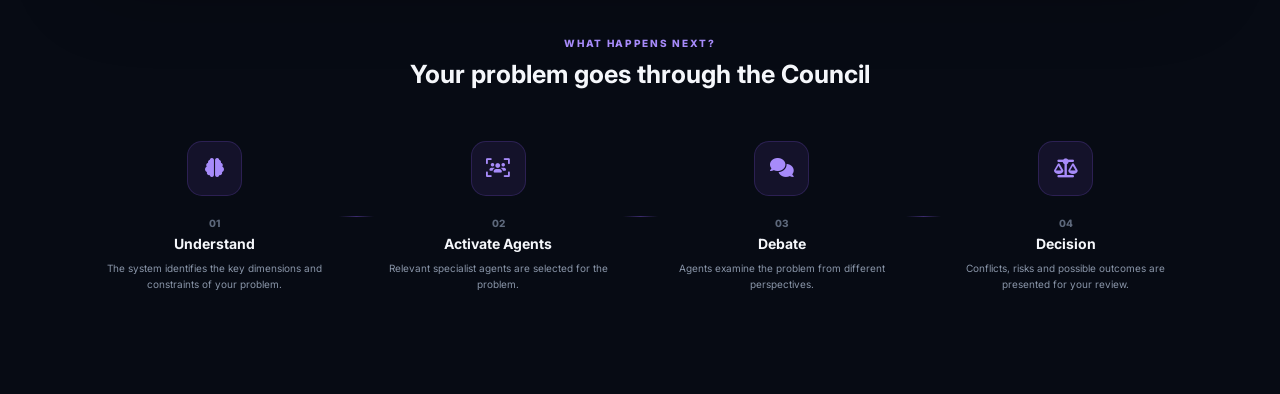
<file: prediction.html>
<!DOCTYPE html>
<html lang="en">
<head>
    <meta charset="UTF-8">
    <meta name="viewport" content="width=device-width, initial-scale=1.0">

    <title>AgentCouncil | Prediction vs Reality</title>

    <link rel="stylesheet" href="prediction.css">

    <link rel="preconnect" href="https://fonts.googleapis.com">
    <link rel="preconnect" href="https://fonts.gstatic.com" crossorigin>

    <link
        href="https://fonts.googleapis.com/css2?family=Inter:wght@400;500;600;700;800&display=swap"
        rel="stylesheet"
    >

    <link
        rel="stylesheet"
        href="https://cdnjs.cloudflare.com/ajax/libs/font-awesome/6.5.2/css/all.min.css"
    >
</head>

<body>

    <!-- HEADER -->
    <header class="prediction-header">

        <div class="brand">

            <div class="brand-logo">
                <i class="fa-solid fa-chart-line"></i>
            </div>

            <div class="brand-text">
                <h1>AgentCouncil</h1>
                <span>Decision Intelligence</span>
            </div>

        </div>


        <div class="header-actions">

            <div class="prediction-status">
                <span class="status-dot"></span>
                LEARNING ENGINE ACTIVE
            </div>

            <button
                class="dashboard-button"
                id="dashboardBtn"
            >
                <i class="fa-solid fa-table-columns"></i>
                Dashboard
            </button>

        </div>

    </header>


    <!-- MAIN -->
    <main class="prediction-main">

        <!-- INTRO -->
        <section class="prediction-intro">

            <div class="intro-badge">
                <i class="fa-solid fa-arrows-rotate"></i>
                PREDICTION VS REALITY
            </div>

            <h2>
                Learn From Every Decision
            </h2>

            <p>
                Compare what the Council expected with what actually
                happened and turn the difference into future learning.
            </p>

        </section>


        <!-- PROBLEM -->
        <section class="problem-card">

            <div class="problem-top">

                <div class="problem-icon">
                    <i class="fa-solid fa-lightbulb"></i>
                </div>

                <div class="problem-info">

                    <span class="section-label">
                        DECISION UNDER REVIEW
                    </span>

                    <h3 id="problemTitle">
                        Loading problem...
                    </h3>

                    <div class="problem-meta">

                        <span
                            class="type-badge"
                            id="problemType"
                        >
                            General
                        </span>

                        <span
                            class="status-badge"
                            id="problemStatus"
                        >
                            Learning
                        </span>

                    </div>

                </div>

            </div>

            <p
                class="problem-description"
                id="problemDescription"
            >
                Loading decision context...
            </p>

        </section>


        <!-- OVERVIEW -->
        <section class="overview-section">

            <div class="section-heading">

                <div>

                    <span class="section-kicker">
                        DECISION LEARNING
                    </span>

                    <h2>
                        Prediction Accuracy Overview
                    </h2>

                </div>

            </div>


            <div class="overview-grid">

                <!-- PREDICTED -->
                <div class="overview-card">

                    <div class="overview-card-top">

                        <div class="overview-icon purple">
                            <i class="fa-solid fa-brain"></i>
                        </div>

                        <span>
                            COUNCIL PREDICTION
                        </span>

                    </div>

                    <strong id="predictedConfidence">
                        82%
                    </strong>

                    <p>
                        Expected decision confidence
                    </p>

                    <div class="mini-bar">
                        <span
                            id="predictedBar"
                            style="width: 82%;"
                        ></span>
                    </div>

                </div>


                <!-- ACTUAL -->
                <div class="overview-card">

                    <div class="overview-card-top">

                        <div class="overview-icon cyan">
                            <i class="fa-solid fa-bullseye"></i>
                        </div>

                        <span>
                            ACTUAL OUTCOME
                        </span>

                    </div>

                    <strong id="actualConfidence">
                        --
                    </strong>

                    <p>
                        Entered real-world result
                    </p>

                    <div class="mini-bar actual-bar">
                        <span
                            id="actualBar"
                            style="width: 0%;"
                        ></span>
                    </div>

                </div>


                <!-- GAP -->
                <div class="overview-card">

                    <div class="overview-card-top">

                        <div class="overview-icon orange">
                            <i class="fa-solid fa-arrows-left-right"></i>
                        </div>

                        <span>
                            PREDICTION GAP
                        </span>

                    </div>

                    <strong id="predictionGap">
                        --
                    </strong>

                    <p>
                        Difference between prediction and reality
                    </p>

                    <div class="gap-indicator">
                        <span id="gapLabel">
                            Awaiting outcome
                        </span>
                    </div>

                </div>

            </div>

        </section>


        <!-- COMPARISON -->
        <section class="comparison-section">

            <div class="section-heading">

                <div>

                    <span class="section-kicker">
                        OUTCOME COMPARISON
                    </span>

                    <h2>
                        Expected vs Actual
                    </h2>

                    <p>
                        Record what happened after the decision was made.
                    </p>

                </div>

            </div>


            <div class="comparison-card">

                <div class="comparison-row">

                    <div class="comparison-label">

                        <div class="comparison-icon">
                            <i class="fa-solid fa-shield-halved"></i>
                        </div>

                        <div>
                            <strong>Risk</strong>
                            <span>Expected risk level</span>
                        </div>

                    </div>

                    <div class="comparison-values">

                        <div>
                            <small>Predicted</small>
                            <strong id="predictedRisk">
                                30%
                            </strong>
                        </div>

                        <div class="arrow">
                            <i class="fa-solid fa-arrow-right"></i>
                        </div>

                        <div>
                            <small>Actual</small>
                            <strong id="actualRisk">
                                --
                            </strong>
                        </div>

                    </div>

                </div>


                <div class="comparison-row">

                    <div class="comparison-label">

                        <div class="comparison-icon">
                            <i class="fa-solid fa-bolt"></i>
                        </div>

                        <div>
                            <strong>Impact</strong>
                            <span>Expected decision impact</span>
                        </div>

                    </div>

                    <div class="comparison-values">

                        <div>
                            <small>Predicted</small>
                            <strong id="predictedImpact">
                                78%
                            </strong>
                        </div>

                        <div class="arrow">
                            <i class="fa-solid fa-arrow-right"></i>
                        </div>

                        <div>
                            <small>Actual</small>
                            <strong id="actualImpact">
                                --
                            </strong>
                        </div>

                    </div>

                </div>


                <div class="comparison-row">

                    <div class="comparison-label">

                        <div class="comparison-icon">
                            <i class="fa-solid fa-face-smile"></i>
                        </div>

                        <div>
                            <strong>Outcome</strong>
                            <span>Overall result</span>
                        </div>

                    </div>

                    <div class="comparison-values outcome-values">

                        <div>
                            <small>Predicted</small>
                            <strong id="predictedOutcome">
                                Positive
                            </strong>
                        </div>

                        <div class="arrow">
                            <i class="fa-solid fa-arrow-right"></i>
                        </div>

                        <div>
                            <small>Actual</small>
                            <strong id="actualOutcome">
                                --
                            </strong>
                        </div>

                    </div>

                </div>

            </div>

        </section>


        <!-- ACTUAL OUTCOME FORM -->
        <section class="outcome-section">

            <div class="section-heading">

                <div>

                    <span class="section-kicker">
                        REALITY INPUT
                    </span>

                    <h2>
                        What Actually Happened?
                    </h2>

                    <p>
                        Enter the observed outcome to improve future
                        decision learning.
                    </p>

                </div>

            </div>


            <div class="outcome-form">

                <div class="form-group">

                    <label for="actualConfidenceInput">
                        Actual Confidence
                    </label>

                    <div class="input-with-value">

                        <input
                            type="range"
                            id="actualConfidenceInput"
                            min="0"
                            max="100"
                            value="75"
                        >

                        <span id="actualConfidenceValue">
                            75%
                        </span>

                    </div>

                </div>


                <div class="form-group">

                    <label for="actualRiskInput">
                        Actual Risk
                    </label>

                    <div class="input-with-value">

                        <input
                            type="range"
                            id="actualRiskInput"
                            min="0"
                            max="100"
                            value="25"
                        >

                        <span id="actualRiskValue">
                            25%
                        </span>

                    </div>

                </div>


                <div class="form-group">

                    <label for="actualImpactInput">
                        Actual Impact
                    </label>

                    <div class="input-with-value">

                        <input
                            type="range"
                            id="actualImpactInput"
                            min="0"
                            max="100"
                            value="78"
                        >

                        <span id="actualImpactValue">
                            78%
                        </span>

                    </div>

                </div>


                <div class="form-group">

                    <label for="actualOutcomeInput">
                        Actual Outcome
                    </label>

                    <select id="actualOutcomeInput">

                        <option value="Positive">
                            Positive
                        </option>

                        <option value="Partially Successful">
                            Partially Successful
                        </option>

                        <option value="Neutral">
                            Neutral
                        </option>

                        <option value="Negative">
                            Negative
                        </option>

                    </select>

                </div>


                <div class="form-group full-width">

                    <label for="realityNotes">
                        What did you learn?
                    </label>

                    <textarea
                        id="realityNotes"
                        rows="4"
                        placeholder="Describe what happened, unexpected issues, successful factors, or lessons learned..."
                    ></textarea>

                </div>


                <button
                    class="analyze-button"
                    id="analyzeOutcomeBtn"
                >

                    <i class="fa-solid fa-wand-magic-sparkles"></i>

                    Analyze Reality

                </button>

            </div>

        </section>


        <!-- LEARNING RESULT -->
        <section
            class="learning-result"
            id="learningResult"
        >

            <div class="result-header">

                <div class="result-icon">
                    <i class="fa-solid fa-brain"></i>
                </div>

                <div>

                    <span class="section-kicker">
                        LEARNING ENGINE
                    </span>

                    <h2>
                        Decision Learning Result
                    </h2>

                </div>

            </div>


            <div class="accuracy-card">

                <div class="accuracy-score">

                    <span>
                        Prediction Accuracy
                    </span>

                    <strong id="accuracyScore">
                        --%
                    </strong>

                </div>

                <div class="accuracy-progress">

                    <div class="progress-track">

                        <span
                            id="accuracyBar"
                            style="width: 0%;"
                        ></span>

                    </div>

                    <p id="accuracyMessage">
                        Analyze the actual outcome to calculate learning.
                    </p>

                </div>

            </div>


            <div class="learning-insights">

                <div class="learning-insight">

                    <div class="insight-icon">
                        <i class="fa-solid fa-circle-check"></i>
                    </div>

                    <div>

                        <span>
                            WHAT WORKED
                        </span>

                        <p id="workedInsight">
                            Awaiting outcome analysis.
                        </p>

                    </div>

                </div>


                <div class="learning-insight">

                    <div class="insight-icon">
                        <i class="fa-solid fa-triangle-exclamation"></i>
                    </div>

                    <div>

                        <span>
                            WHAT DIFFERED
                        </span>

                        <p id="differenceInsight">
                            Awaiting outcome analysis.
                        </p>

                    </div>

                </div>


                <div class="learning-insight">

                    <div class="insight-icon">
                        <i class="fa-solid fa-lightbulb"></i>
                    </div>

                    <div>

                        <span>
                            FUTURE LEARNING
                        </span>

                        <p id="futureInsight">
                            Awaiting outcome analysis.
                        </p>

                    </div>

                </div>

            </div>

        </section>


        <!-- NEXT -->
        <section class="next-section">

            <div class="next-icon">
                <i class="fa-solid fa-check-double"></i>
            </div>

            <div class="next-content">

                <span class="section-kicker">
                    FINAL STAGE
                </span>

                <h2>
                    Decision Learning Complete
                </h2>

                <p>
                    Review the decision history and preserve the learning
                    generated by this decision cycle.
                </p>

            </div>

            <button
                class="history-button"
                id="historyBtn"
            >

                Decision History

                <i class="fa-solid fa-arrow-right"></i>

            </button>

        </section>

    </main>


    <!-- TOAST -->
    <div
        class="toast"
        id="toast"
    >

        <div class="toast-icon">
            <i class="fa-solid fa-check"></i>
        </div>

        <div class="toast-content">

            <strong id="toastTitle">
                Learning Updated
            </strong>

            <span id="toastMessage">
                Decision learning has been saved.
            </span>

        </div>

        <button id="closeToast">
            <i class="fa-solid fa-xmark"></i>
        </button>

    </div>


    <script src="prediction.js"></script>

</body>
</html>
</file>
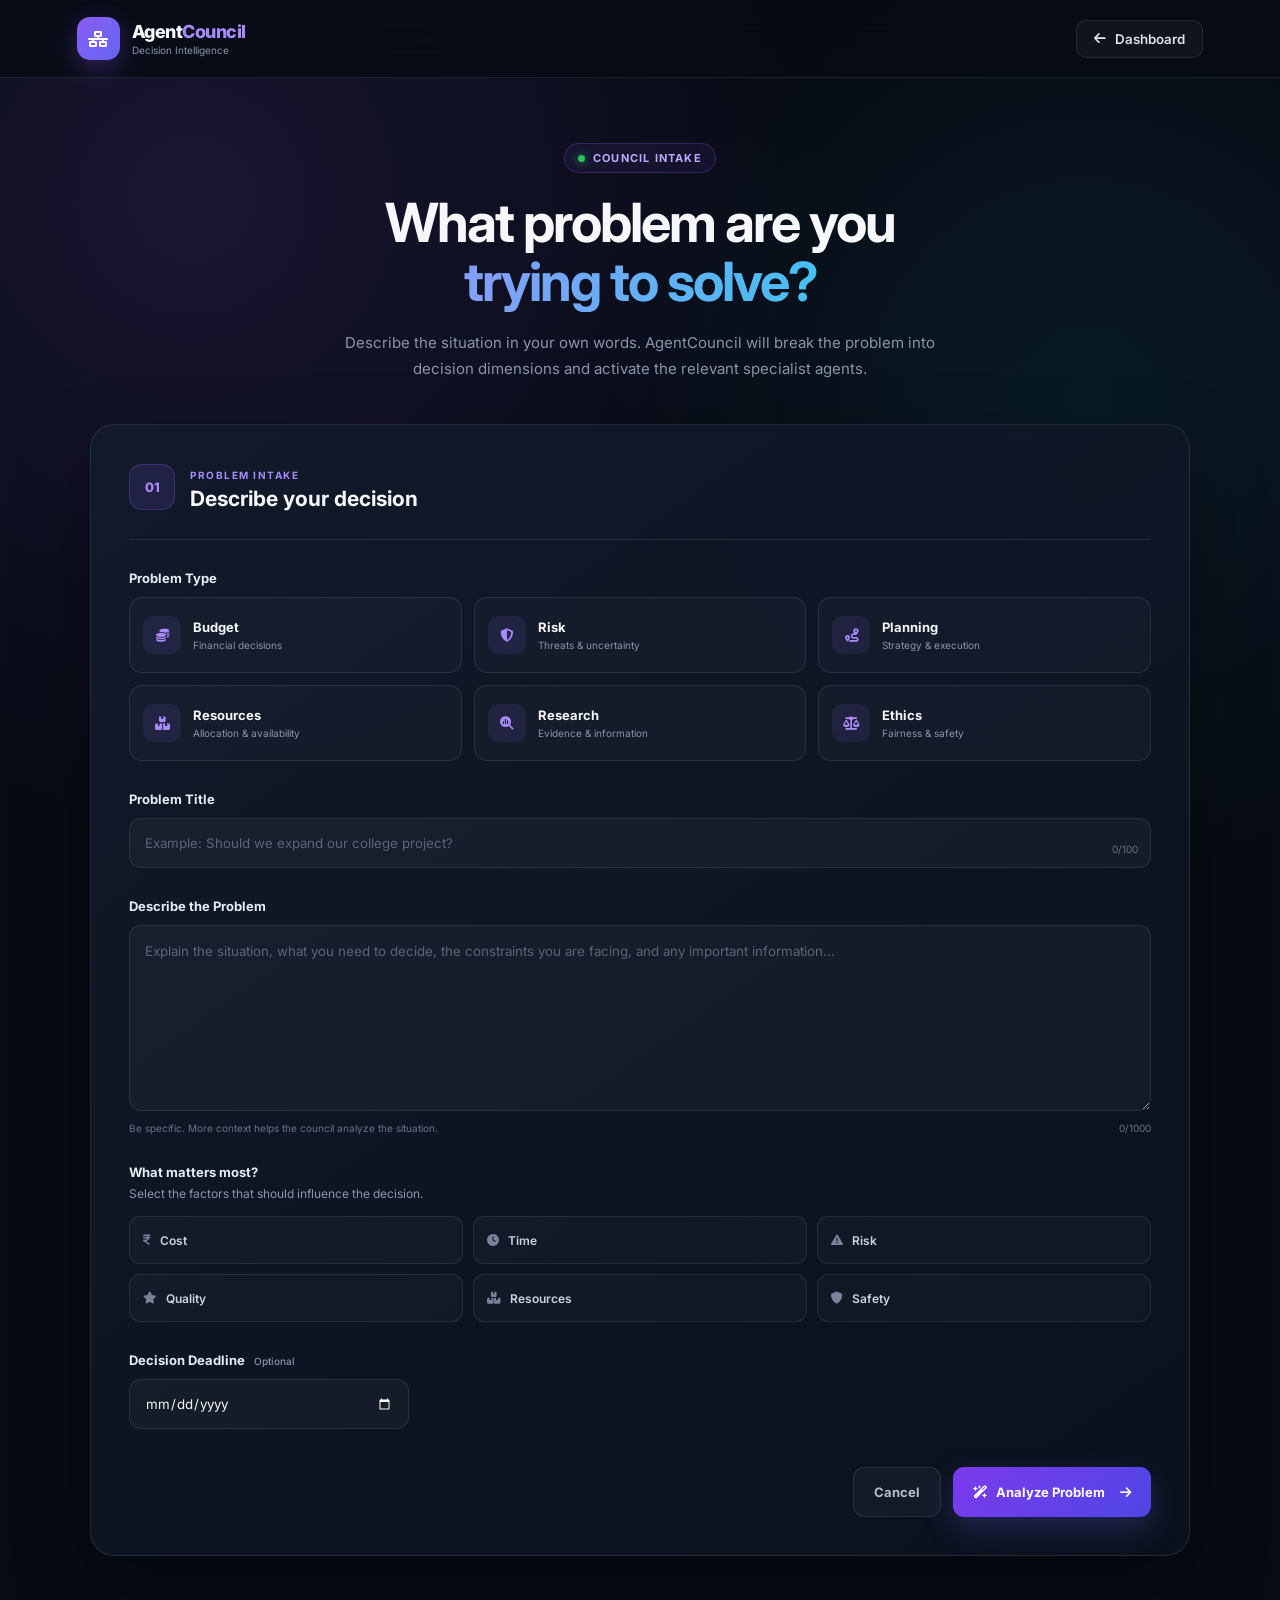
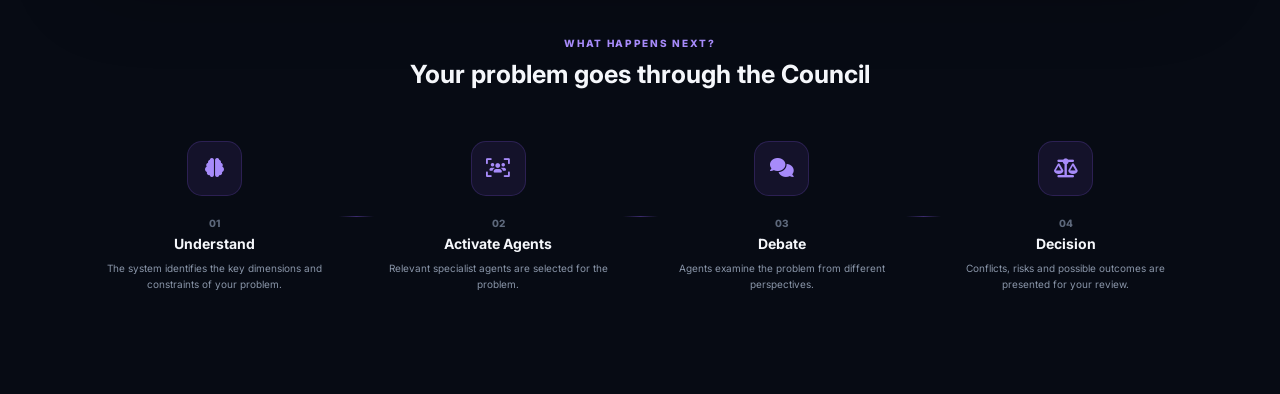
<file: simulation.html>
<!DOCTYPE html>
<html lang="en">
<head>
    <meta charset="UTF-8">
    <meta name="viewport" content="width=device-width, initial-scale=1.0">

    <title>AgentCouncil | What-If Simulation</title>

    <link rel="stylesheet" href="simulation.css">

    <link rel="preconnect" href="https://fonts.googleapis.com">
    <link rel="preconnect" href="https://fonts.gstatic.com" crossorigin>
    <link href="https://fonts.googleapis.com/css2?family=Inter:wght@400;500;600;700;800&display=swap" rel="stylesheet">

    <link rel="stylesheet"
          href="https://cdnjs.cloudflare.com/ajax/libs/font-awesome/6.5.2/css/all.min.css">
</head>

<body>

<header class="simulation-header">

    <div class="brand">

        <div class="brand-logo">
            <i class="fa-solid fa-brain"></i>
        </div>

        <div class="brand-text">
            <strong>AgentCouncil</strong>
            <small>Decision Intelligence</small>
        </div>

    </div>

    <div class="header-actions">

        <div class="simulation-status">
            <span class="status-dot"></span>
            WHAT-IF ENGINE ACTIVE
        </div>

        <button id="dashboardBtn" class="dashboard-button">
            <i class="fa-solid fa-house"></i>
            Dashboard
        </button>

    </div>

</header>


<main class="simulation-main">


    <!-- INTRO -->

    <section class="simulation-intro">

        <div class="intro-badge">
            <i class="fa-solid fa-flask"></i>
            COUNTERFACTUAL DECISION SIMULATION
        </div>

        <h1>
            What happens if
            <span>the situation changes?</span>
        </h1>

        <p>
            Change important assumptions and let the Council simulate
            how the decision, risks, costs, and expected impact could change.
        </p>

    </section>


    <!-- CURRENT PROBLEM -->

    <section class="problem-card">

        <div class="problem-card-top">

            <div>

                <span class="section-label">
                    BASELINE DECISION
                </span>

                <h2 id="problemTitle">
                    Loading problem...
                </h2>

            </div>

            <span id="problemType" class="problem-type">
                General
            </span>

        </div>

        <p id="problemDescription">
            Loading problem description...
        </p>

    </section>


    <!-- SIMULATION WORKSPACE -->

    <section class="simulation-workspace">


        <!-- LEFT CONTROL PANEL -->

        <div class="control-panel">

            <div class="panel-heading">

                <div class="panel-icon">
                    <i class="fa-solid fa-sliders"></i>
                </div>

                <div>
                    <span class="section-label">
                        SCENARIO CONTROLS
                    </span>

                    <h2>Change Variables</h2>
                </div>

            </div>


            <!-- BUDGET -->

            <div class="control-item">

                <div class="control-title">

                    <div>
                        <i class="fa-solid fa-coins"></i>
                        <span>Available Budget</span>
                    </div>

                    <strong id="budgetValue">
                        70%
                    </strong>

                </div>

                <input
                    type="range"
                    id="budgetSlider"
                    min="10"
                    max="100"
                    value="70"
                >

                <div class="range-labels">
                    <span>Limited</span>
                    <span>High</span>
                </div>

            </div>


            <!-- TIME -->

            <div class="control-item">

                <div class="control-title">

                    <div>
                        <i class="fa-solid fa-clock"></i>
                        <span>Available Time</span>
                    </div>

                    <strong id="timeValue">
                        60%
                    </strong>

                </div>

                <input
                    type="range"
                    id="timeSlider"
                    min="10"
                    max="100"
                    value="60"
                >

                <div class="range-labels">
                    <span>Urgent</span>
                    <span>Flexible</span>
                </div>

            </div>


            <!-- RESOURCES -->

            <div class="control-item">

                <div class="control-title">

                    <div>
                        <i class="fa-solid fa-cubes"></i>
                        <span>Resource Availability</span>
                    </div>

                    <strong id="resourceValue">
                        75%
                    </strong>

                </div>

                <input
                    type="range"
                    id="resourceSlider"
                    min="10"
                    max="100"
                    value="75"
                >

                <div class="range-labels">
                    <span>Low</span>
                    <span>High</span>
                </div>

            </div>


            <!-- RISK -->

            <div class="control-item">

                <div class="control-title">

                    <div>
                        <i class="fa-solid fa-triangle-exclamation"></i>
                        <span>Risk Level</span>
                    </div>

                    <strong id="riskValue">
                        30%
                    </strong>

                </div>

                <input
                    type="range"
                    id="riskSlider"
                    min="0"
                    max="100"
                    value="30"
                >

                <div class="range-labels">
                    <span>Low Risk</span>
                    <span>High Risk</span>
                </div>

            </div>


            <!-- QUALITY -->

            <div class="control-item">

                <div class="control-title">

                    <div>
                        <i class="fa-solid fa-star"></i>
                        <span>Expected Quality</span>
                    </div>

                    <strong id="qualityValue">
                        80%
                    </strong>

                </div>

                <input
                    type="range"
                    id="qualitySlider"
                    min="10"
                    max="100"
                    value="80"
                >

                <div class="range-labels">
                    <span>Basic</span>
                    <span>Excellent</span>
                </div>

            </div>


            <button id="runSimulationBtn" class="run-button">

                <i class="fa-solid fa-play"></i>

                Run What-If Simulation

            </button>


            <button id="resetSimulationBtn" class="reset-button">

                <i class="fa-solid fa-rotate-left"></i>

                Reset Scenario

            </button>

        </div>


        <!-- RIGHT RESULTS -->

        <div class="results-panel">

            <div class="results-header">

                <div>

                    <span class="section-label">
                        SIMULATION OUTPUT
                    </span>

                    <h2 id="simulationTitle">
                        Baseline Scenario
                    </h2>

                </div>

                <div id="simulationState" class="simulation-state">
                    READY
                </div>

            </div>


            <!-- SCORE CARDS -->

            <div class="result-grid">

                <div class="result-card">

                    <div class="result-icon">
                        <i class="fa-solid fa-bullseye"></i>
                    </div>

                    <span>Decision Confidence</span>

                    <strong id="confidenceScore">
                        82%
                    </strong>

                    <div class="result-progress">
                        <div id="confidenceBar"></div>
                    </div>

                </div>


                <div class="result-card">

                    <div class="result-icon risk-result">
                        <i class="fa-solid fa-shield-halved"></i>
                    </div>

                    <span>Risk Exposure</span>

                    <strong id="riskScore">
                        30%
                    </strong>

                    <div class="result-progress">
                        <div id="riskResultBar"></div>
                    </div>

                </div>


                <div class="result-card">

                    <div class="result-icon impact-result">
                        <i class="fa-solid fa-chart-line"></i>
                    </div>

                    <span>Expected Impact</span>

                    <strong id="impactScore">
                        78%
                    </strong>

                    <div class="result-progress">
                        <div id="impactBar"></div>
                    </div>

                </div>


                <div class="result-card">

                    <div class="result-icon alignment-result">
                        <i class="fa-solid fa-users"></i>
                    </div>

                    <span>Agent Alignment</span>

                    <strong id="alignmentScore">
                        84%
                    </strong>

                    <div class="result-progress">
                        <div id="alignmentBar"></div>
                    </div>

                </div>

            </div>


            <!-- SCENARIO COMPARISON -->

            <div class="comparison-card">

                <div class="comparison-heading">

                    <div>
                        <span class="section-label">
                            BASELINE VS SIMULATION
                        </span>

                        <h3>Decision Sensitivity</h3>
                    </div>

                    <span id="scenarioChange">
                        No changes yet
                    </span>

                </div>


                <div class="comparison-row">

                    <span>Confidence</span>

                    <div class="comparison-track">

                        <div
                            id="baselineConfidence"
                            class="baseline-bar">
                        </div>

                        <div
                            id="simulatedConfidence"
                            class="simulation-bar">
                        </div>

                    </div>

                    <strong id="confidenceDifference">
                        —
                    </strong>

                </div>


                <div class="comparison-row">

                    <span>Risk</span>

                    <div class="comparison-track">

                        <div
                            id="baselineRisk"
                            class="baseline-risk-bar">
                        </div>

                        <div
                            id="simulatedRisk"
                            class="simulation-risk-bar">
                        </div>

                    </div>

                    <strong id="riskDifference">
                        —
                    </strong>

                </div>


                <div class="comparison-row">

                    <span>Impact</span>

                    <div class="comparison-track">

                        <div
                            id="baselineImpact"
                            class="baseline-impact-bar">
                        </div>

                        <div
                            id="simulatedImpact"
                            class="simulation-impact-bar">
                        </div>

                    </div>

                    <strong id="impactDifference">
                        —
                    </strong>

                </div>

            </div>


            <!-- COUNCIL RESPONSE -->

            <div class="council-response">

                <div class="response-heading">

                    <div class="response-icon">
                        <i class="fa-solid fa-brain"></i>
                    </div>

                    <div>
                        <span class="section-label">
                            COUNCIL RESPONSE
                        </span>

                        <h3>What changed?</h3>
                    </div>

                </div>

                <p id="councilResponse">
                    Adjust the scenario variables and run the simulation
                    to see how the Council's decision landscape changes.
                </p>

            </div>


            <!-- RECOMMENDATION -->

            <div class="scenario-result" id="scenarioResult">

                <div class="scenario-result-icon">
                    <i class="fa-solid fa-lightbulb"></i>
                </div>

                <div>

                    <span class="section-label">
                        SIMULATED OUTCOME
                    </span>

                    <h3 id="outcomeTitle">
                        Baseline conditions are stable
                    </h3>

                    <p id="outcomeDescription">
                        The current scenario does not introduce
                        significant decision pressure.
                    </p>

                </div>

            </div>

        </div>

    </section>


    <!-- SCENARIO HISTORY -->

    <section class="history-section">

        <div class="section-heading">

            <div>

                <span class="section-label">
                    SCENARIO MEMORY
                </span>

                <h2>Simulation History</h2>

                <p>
                    Previous what-if scenarios for this decision.
                </p>

            </div>

        </div>


        <div id="simulationHistory" class="simulation-history">

            <div class="empty-history">

                <i class="fa-solid fa-flask"></i>

                <span>
                    No simulations have been run yet.
                </span>

            </div>

        </div>

    </section>


    <!-- NEXT STEP -->

    <section class="next-section">

        <div class="next-icon">
            <i class="fa-solid fa-brain"></i>
        </div>

        <div class="next-content">

            <span class="section-label">
                NEXT INTELLIGENCE LAYER
            </span>

            <h2>Store What the Council Learned</h2>

            <p>
                Save this decision, its assumptions, conflicts, and
                simulated outcomes into Decision Memory.
            </p>

        </div>

        <button id="memoryBtn" class="memory-button">

            Open Decision Memory

            <i class="fa-solid fa-arrow-right"></i>

        </button>

    </section>

</main>


<script src="simulation.js"></script>

</body>
</html>
</file>
<file: style.css>
/* =========================================================
   AGENTCOUNCIL — LOGIN PAGE
   ========================================================= */

* {
    margin: 0;
    padding: 0;
    box-sizing: border-box;
}

:root {
    --bg: #07070c;
    --bg-soft: #0d0d15;
    --card: rgba(18, 18, 29, 0.92);

    --white: #ffffff;
    --text: #f4f4f8;
    --muted: #9292a5;

    --purple: #8b5cf6;
    --purple-light: #a78bfa;
    --cyan: #22d3ee;

    --border: rgba(255, 255, 255, 0.09);
    --input: rgba(255, 255, 255, 0.045);

    --shadow: 0 30px 80px rgba(0, 0, 0, 0.55);
}


/* =========================================================
   BODY
   ========================================================= */

body {
    min-height: 100vh;
    font-family: "Inter", sans-serif;
    background:
        radial-gradient(circle at 15% 20%, rgba(139, 92, 246, 0.12), transparent 30%),
        radial-gradient(circle at 85% 75%, rgba(34, 211, 238, 0.08), transparent 30%),
        var(--bg);
    color: var(--text);
    overflow-x: hidden;
}


/* =========================================================
   LOGIN PAGE
   ========================================================= */

.login-page {
    min-height: 100vh;
    display: grid;
    grid-template-columns: 1.15fr 0.85fr;
}


/* =========================================================
   LEFT VISUAL SECTION
   ========================================================= */

.login-visual {
    position: relative;
    min-height: 100vh;
    overflow: hidden;
    border-right: 1px solid var(--border);

    background:
        linear-gradient(
            135deg,
            rgba(139, 92, 246, 0.08),
            transparent 45%
        ),
        linear-gradient(
            315deg,
            rgba(34, 211, 238, 0.05),
            transparent 40%
        );
}


/* Decorative background */

.login-visual::before {
    content: "";
    position: absolute;
    width: 600px;
    height: 600px;
    border-radius: 50%;
    background: rgba(139, 92, 246, 0.08);
    filter: blur(100px);
    top: 15%;
    left: 5%;
}

.login-visual::after {
    content: "";
    position: absolute;
    width: 450px;
    height: 450px;
    border-radius: 50%;
    background: rgba(34, 211, 238, 0.05);
    filter: blur(100px);
    bottom: 0;
    right: 0;
}


/* =========================================================
   VISUAL CONTENT
   ========================================================= */

.visual-content {
    position: relative;
    z-index: 2;

    min-height: 100vh;
    padding: 45px 65px;

    display: flex;
    flex-direction: column;
}


/* =========================================================
   BRAND
   ========================================================= */

.brand {
    display: flex;
    align-items: center;
    gap: 14px;
}

.brand-icon {
    width: 48px;
    height: 48px;

    display: flex;
    align-items: center;
    justify-content: center;

    border-radius: 14px;

    background: linear-gradient(
        135deg,
        var(--purple),
        #5b21b6
    );

    box-shadow:
        0 10px 35px rgba(139, 92, 246, 0.35);

    font-size: 20px;
}

.brand h1 {
    font-size: 24px;
    font-weight: 800;
    letter-spacing: -0.7px;
}

.brand h1 span {
    color: var(--purple-light);
}

.brand p {
    margin-top: 3px;
    color: var(--muted);
    font-size: 11px;
    letter-spacing: 0.5px;
}


/* =========================================================
   HERO
   ========================================================= */

.hero-content {
    flex: 1;

    display: flex;
    flex-direction: column;
    align-items: center;
    justify-content: center;

    text-align: center;
}


/* =========================================================
   AI ORBIT
   ========================================================= */

.ai-orbit {
    position: relative;

    width: 340px;
    height: 340px;

    display: flex;
    align-items: center;
    justify-content: center;

    margin-bottom: 30px;
}


/* Orbit circles */

.orbit {
    position: absolute;

    border: 1px solid rgba(139, 92, 246, 0.28);

    border-radius: 50%;
}

.orbit-one {
    width: 190px;
    height: 190px;

    animation: rotate 14s linear infinite;
}

.orbit-two {
    width: 260px;
    height: 260px;

    border-color: rgba(34, 211, 238, 0.18);

    animation: rotateReverse 20s linear infinite;
}

.orbit-three {
    width: 330px;
    height: 330px;

    border-color: rgba(139, 92, 246, 0.12);

    animation: rotate 28s linear infinite;
}


/* Orbital dots */

.orbit-one::before,
.orbit-two::before,
.orbit-three::before {
    content: "";

    position: absolute;

    width: 7px;
    height: 7px;

    border-radius: 50%;

    background: var(--purple-light);

    box-shadow:
        0 0 15px var(--purple);
}

.orbit-one::before {
    top: 20px;
    left: 50%;
}

.orbit-two::before {
    right: 20px;
    top: 50%;

    background: var(--cyan);

    box-shadow:
        0 0 15px var(--cyan);
}

.orbit-three::before {
    bottom: 12px;
    left: 28%;

    background: var(--purple);
}


/* =========================================================
   CORE
   ========================================================= */

.core {
    width: 105px;
    height: 105px;

    border-radius: 30px;

    display: flex;
    align-items: center;
    justify-content: center;

    background:
        radial-gradient(
            circle at 30% 20%,
            #a78bfa,
            #6d28d9 55%,
            #3b0764
        );

    border: 1px solid rgba(255, 255, 255, 0.2);

    box-shadow:
        0 0 50px rgba(139, 92, 246, 0.45),
        inset 0 0 30px rgba(255, 255, 255, 0.08);

    font-size: 40px;

    z-index: 3;

    animation: pulseCore 3s ease-in-out infinite;
}


/* =========================================================
   AGENT NODES
   ========================================================= */

.agent-node {
    position: absolute;

    width: 48px;
    height: 48px;

    border-radius: 14px;

    display: flex;
    align-items: center;
    justify-content: center;

    background: rgba(18, 18, 29, 0.9);

    border: 1px solid rgba(139, 92, 246, 0.35);

    color: var(--purple-light);

    box-shadow:
        0 10px 30px rgba(0, 0, 0, 0.4);

    z-index: 5;

    backdrop-filter: blur(10px);
}

.node-one {
    top: 25px;
    left: 65px;
}

.node-two {
    top: 70px;
    right: 25px;
    color: #fbbf24;
}

.node-three {
    bottom: 35px;
    right: 65px;
    color: #34d399;
}

.node-four {
    bottom: 55px;
    left: 25px;
    color: var(--cyan);
}


/* =========================================================
   HERO TEXT
   ========================================================= */

.hero-content h2 {
    font-size: clamp(32px, 4vw, 52px);
    line-height: 1.08;
    letter-spacing: -2px;
    font-weight: 800;
}

.hero-content h2 span {
    background: linear-gradient(
        90deg,
        var(--purple-light),
        var(--cyan)
    );

    -webkit-background-clip: text;
    background-clip: text;
    color: transparent;
}

.hero-description {
    max-width: 620px;

    margin-top: 20px;

    color: var(--muted);

    font-size: 14px;
    line-height: 1.8;
}


/* =========================================================
   VISUAL FOOTER
   ========================================================= */

.visual-footer {
    display: flex;
    justify-content: center;
    gap: 30px;

    color: #b7b7c8;

    font-size: 11px;
}

.visual-footer div {
    display: flex;
    align-items: center;
    gap: 7px;
}

.visual-footer i {
    color: #34d399;
}


/* =========================================================
   RIGHT LOGIN SECTION
   ========================================================= */

.login-section {
    min-height: 100vh;

    display: flex;
    align-items: center;
    justify-content: center;

    padding: 45px;
}


/* =========================================================
   LOGIN CARD
   ========================================================= */

.login-card {
    width: 100%;
    max-width: 480px;

    padding: 42px;

    background: var(--card);

    border: 1px solid var(--border);

    border-radius: 28px;

    box-shadow: var(--shadow);

    backdrop-filter: blur(25px);

    animation: cardAppear 0.7s ease;
}


/* =========================================================
   MOBILE BRAND
   ========================================================= */

.mobile-brand {
    display: none;
}


/* =========================================================
   LOGIN HEADING
   ========================================================= */

.login-heading {
    margin-bottom: 30px;
}

.secure-icon {
    width: 42px;
    height: 42px;

    display: flex;
    align-items: center;
    justify-content: center;

    border-radius: 12px;

    background: rgba(139, 92, 246, 0.12);

    border: 1px solid rgba(139, 92, 246, 0.2);

    color: var(--purple-light);

    margin-bottom: 20px;
}

.eyebrow {
    color: var(--purple-light);

    font-size: 10px;
    font-weight: 700;

    letter-spacing: 2px;

    margin-bottom: 8px;
}

.login-heading h2 {
    font-size: 31px;
    letter-spacing: -1px;
}

.login-heading > p:last-child {
    color: var(--muted);

    font-size: 13px;

    line-height: 1.6;

    margin-top: 8px;
}


/* =========================================================
   FORM
   ========================================================= */

.form-group {
    margin-bottom: 21px;
}

.form-group label {
    display: block;

    margin-bottom: 9px;

    font-size: 12px;
    font-weight: 600;

    color: #d6d6df;
}

.label-row {
    display: flex;
    justify-content: space-between;
    align-items: center;
}

.label-row a {
    color: var(--purple-light);

    font-size: 11px;

    text-decoration: none;
}

.label-row a:hover {
    color: var(--cyan);
}


/* =========================================================
   INPUT
   ========================================================= */

.input-box {
    height: 54px;

    display: flex;
    align-items: center;

    gap: 12px;

    padding: 0 16px;

    border-radius: 13px;

    background: var(--input);

    border: 1px solid var(--border);

    transition: 0.25s ease;
}

.input-box:focus-within {
    border-color: rgba(139, 92, 246, 0.7);

    background: rgba(139, 92, 246, 0.05);

    box-shadow:
        0 0 0 4px rgba(139, 92, 246, 0.08);
}

.input-box > i {
    color: #74748a;

    font-size: 14px;
}

.input-box input {
    width: 100%;

    border: none;
    outline: none;

    background: transparent;

    color: var(--white);

    font-family: inherit;

    font-size: 13px;
}

.input-box input::placeholder {
    color: #666678;
}


/* =========================================================
   PASSWORD TOGGLE
   ========================================================= */

.password-toggle {
    border: none;
    outline: none;

    background: transparent;

    color: #77778b;

    cursor: pointer;

    font-size: 14px;

    transition: 0.2s;
}

.password-toggle:hover {
    color: var(--purple-light);
}


/* =========================================================
   LOGIN OPTIONS
   ========================================================= */

.login-options {
    display: flex;
    align-items: center;
    justify-content: space-between;

    margin: 3px 0 25px;

    font-size: 11px;

    color: var(--muted);
}

.remember {
    display: flex !important;
    align-items: center;
    gap: 8px;

    cursor: pointer;
    margin: 0 !important;
}

.remember input {
    display: none;
}

.custom-checkbox {
    width: 16px;
    height: 16px;

    border: 1px solid #555567;

    border-radius: 5px;

    transition: 0.2s;

    position: relative;
}

.remember input:checked + .custom-checkbox {
    background: var(--purple);

    border-color: var(--purple);
}

.remember input:checked + .custom-checkbox::after {
    content: "✓";

    position: absolute;

    left: 3px;
    top: -1px;

    color: white;

    font-size: 11px;
}

.secure-text {
    display: flex;
    align-items: center;
    gap: 5px;

    color: #737388;
}

.secure-text i {
    color: #34d399;
}


/* =========================================================
   LOGIN BUTTON
   ========================================================= */

.login-button {
    width: 100%;
    height: 56px;

    display: flex;
    align-items: center;
    justify-content: center;

    gap: 12px;

    border: none;
    border-radius: 14px;

    background:
        linear-gradient(
            110deg,
            #7c3aed,
            #8b5cf6,
            #6d28d9
        );

    color: white;

    font-family: inherit;

    font-size: 13px;
    font-weight: 700;

    cursor: pointer;

    box-shadow:
        0 12px 30px rgba(124, 58, 237, 0.25);

    transition: 0.25s ease;
}

.login-button:hover {
    transform: translateY(-2px);

    box-shadow:
        0 18px 40px rgba(124, 58, 237, 0.4);
}

.login-button:active {
    transform: translateY(0);
}

.login-button i {
    transition: 0.25s ease;
}

.login-button:hover i {
    transform: translateX(5px);
}


/* =========================================================
   LOGIN MESSAGE
   ========================================================= */

.login-message {
    min-height: 20px;

    margin-top: 12px;

    text-align: center;

    font-size: 11px;
}


/* =========================================================
   DIVIDER
   ========================================================= */

.divider {
    display: flex;
    align-items: center;

    gap: 12px;

    margin: 28px 0;

    color: #5f5f70;

    font-size: 8px;

    letter-spacing: 1.5px;

    white-space: nowrap;
}

.divider::before,
.divider::after {
    content: "";

    height: 1px;

    flex: 1;

    background: var(--border);
}


/* =========================================================
   SECURITY INFO
   ========================================================= */

.security-info {
    display: grid;

    grid-template-columns: 1fr 1fr;

    gap: 12px;
}

.security-item {
    display: flex;

    gap: 10px;

    padding: 14px;

    border-radius: 13px;

    background: rgba(255, 255, 255, 0.025);

    border: 1px solid rgba(255, 255, 255, 0.05);
}

.security-icon {
    min-width: 30px;
    height: 30px;

    display: flex;
    align-items: center;
    justify-content: center;

    border-radius: 8px;

    background: rgba(139, 92, 246, 0.1);

    color: var(--purple-light);

    font-size: 12px;
}

.security-item strong {
    display: block;

    font-size: 10px;

    margin-bottom: 4px;
}

.security-item span {
    display: block;

    color: #6e6e80;

    font-size: 8px;

    line-height: 1.4;
}


/* =========================================================
   FOOTER
   ========================================================= */

.login-footer {
    text-align: center;

    margin-top: 25px;

    color: #555565;

    font-size: 9px;
}

.login-footer span {
    margin: 0 5px;

    color: var(--purple);
}


/* =========================================================
   ANIMATIONS
   ========================================================= */

@keyframes rotate {
    from {
        transform: rotate(0deg);
    }

    to {
        transform: rotate(360deg);
    }
}

@keyframes rotateReverse {
    from {
        transform: rotate(360deg);
    }

    to {
        transform: rotate(0deg);
    }
}

@keyframes pulseCore {
    0%,
    100% {
        transform: scale(1);

        box-shadow:
            0 0 50px rgba(139, 92, 246, 0.45),
            inset 0 0 30px rgba(255, 255, 255, 0.08);
    }

    50% {
        transform: scale(1.06);

        box-shadow:
            0 0 75px rgba(139, 92, 246, 0.65),
            inset 0 0 35px rgba(255, 255, 255, 0.12);
    }
}

@keyframes cardAppear {
    from {
        opacity: 0;
        transform: translateY(20px);
    }

    to {
        opacity: 1;
        transform: translateY(0);
    }
}


/* =========================================================
   RESPONSIVE — TABLET
   ========================================================= */

@media (max-width: 1050px) {

    .login-page {
        grid-template-columns: 1fr;
    }

    .login-visual {
        display: none;
    }

    .login-section {
        min-height: 100vh;

        background:
            radial-gradient(
                circle at 50% 0%,
                rgba(139, 92, 246, 0.12),
                transparent 35%
            );
    }

    .mobile-brand {
        display: flex;

        align-items: center;
        justify-content: center;

        gap: 10px;

        margin-bottom: 35px;
    }

    .mobile-brand .brand-icon {
        width: 42px;
        height: 42px;
    }

    .mobile-brand h1 {
        font-size: 22px;
    }

    .mobile-brand h1 span {
        color: var(--purple-light);
    }
}


/* =========================================================
   RESPONSIVE — MOBILE
   ========================================================= */

@media (max-width: 560px) {

    .login-section {
        padding: 20px;
    }

    .login-card {
        padding: 28px 22px;

        border-radius: 22px;
    }

    .login-heading h2 {
        font-size: 27px;
    }

    .security-info {
        grid-template-columns: 1fr;
    }

    .login-footer {
        font-size: 8px;
    }
}


/* =========================================================
   VERY SMALL DEVICES
   ========================================================= */

@media (max-width: 360px) {

    .login-section {
        padding: 12px;
    }

    .login-card {
        padding: 23px 17px;
    }

    .login-options {
        font-size: 10px;
    }
}
</file>
<file: agent-council.css>
/* =========================================================
   AgentCouncil | Council Analysis
   Premium Multi-Agent Decision Intelligence UI
   ========================================================= */

:root {
    --bg: #070b14;
    --bg-soft: #0b1120;
    --card: #101827;
    --card-light: #151f31;
    --border: rgba(148, 163, 184, 0.14);

    --text: #f8fafc;
    --muted: #94a3b8;
    --dim: #64748b;

    --primary: #8b5cf6;
    --primary-light: #a78bfa;
    --cyan: #22d3ee;
    --green: #22c55e;
    --yellow: #f59e0b;
    --red: #ef4444;
    --pink: #ec4899;

    --shadow: 0 20px 60px rgba(0, 0, 0, 0.35);
    --radius: 20px;
}

/* =========================
   RESET
   ========================= */

* {
    margin: 0;
    padding: 0;
    box-sizing: border-box;
}

html {
    scroll-behavior: smooth;
}

body {
    min-height: 100vh;
    background:
        radial-gradient(circle at 50% 0%, rgba(139, 92, 246, 0.12), transparent 35%),
        radial-gradient(circle at 10% 50%, rgba(34, 211, 238, 0.05), transparent 30%),
        var(--bg);
    color: var(--text);
    font-family: "Inter", sans-serif;
    overflow-x: hidden;
}

button {
    font-family: inherit;
}

button:focus-visible {
    outline: 2px solid var(--cyan);
    outline-offset: 3px;
}

/* =========================
   HEADER
   ========================= */

.council-header {
    height: 76px;
    padding: 0 5%;
    display: flex;
    align-items: center;
    justify-content: space-between;

    border-bottom: 1px solid var(--border);
    background: rgba(7, 11, 20, 0.82);
    backdrop-filter: blur(20px);

    position: sticky;
    top: 0;
    z-index: 100;
}

.brand {
    display: flex;
    align-items: center;
    gap: 12px;
}

.brand-logo {
    width: 42px;
    height: 42px;
    border-radius: 12px;

    display: grid;
    place-items: center;

    background: linear-gradient(
        135deg,
        var(--primary),
        var(--cyan)
    );

    color: white;
    font-size: 19px;
    box-shadow:
        0 0 25px rgba(139, 92, 246, 0.35);
}

.brand strong {
    display: block;
    font-size: 15px;
    letter-spacing: 0.2px;
}

.brand small {
    display: block;
    margin-top: 3px;
    color: var(--muted);
    font-size: 11px;
}

.header-status {
    display: flex;
    align-items: center;
    gap: 18px;
}

.live-indicator {
    display: flex;
    align-items: center;
    gap: 8px;

    color: #86efac;
    font-size: 11px;
    font-weight: 700;
    letter-spacing: 1px;
}

.live-indicator::before {
    content: "";
    width: 8px;
    height: 8px;
    border-radius: 50%;
    background: var(--green);
    box-shadow: 0 0 12px var(--green);
    animation: livePulse 1.5s infinite;
}

.dashboard-button {
    border: 1px solid var(--border);
    background: rgba(255, 255, 255, 0.04);
    color: var(--text);

    padding: 10px 17px;
    border-radius: 10px;

    cursor: pointer;
    transition: 0.25s ease;
}

.dashboard-button:hover {
    background: rgba(139, 92, 246, 0.15);
    border-color: rgba(139, 92, 246, 0.45);
    transform: translateY(-2px);
}

/* =========================
   MAIN
   ========================= */

.council-main {
    width: min(1200px, 92%);
    margin: auto;
    padding: 55px 0 80px;
}

/* =========================
   ANALYSIS HEADER
   ========================= */

.analysis-header {
    text-align: center;
    max-width: 800px;
    margin: 0 auto 35px;
}

.analysis-badge {
    display: inline-flex;
    align-items: center;
    padding: 7px 14px;

    border: 1px solid rgba(139, 92, 246, 0.35);
    border-radius: 30px;

    background: rgba(139, 92, 246, 0.09);
    color: var(--primary-light);

    font-size: 10px;
    font-weight: 800;
    letter-spacing: 1.5px;
}

.analysis-header h1 {
    margin-top: 18px;
    font-size: clamp(28px, 4vw, 46px);
    line-height: 1.12;
    letter-spacing: -1.5px;
}

.analysis-header h1 span {
    background: linear-gradient(
        90deg,
        var(--primary-light),
        var(--cyan)
    );

    -webkit-background-clip: text;
    background-clip: text;
    color: transparent;
}

.analysis-header p {
    max-width: 650px;
    margin: 16px auto 0;

    color: var(--muted);
    line-height: 1.7;
    font-size: 14px;
}

/* =========================
   PROBLEM SUMMARY
   ========================= */

.problem-summary {
    padding: 24px;

    border: 1px solid var(--border);
    border-radius: var(--radius);

    background:
        linear-gradient(
            145deg,
            rgba(139, 92, 246, 0.08),
            rgba(16, 24, 39, 0.95)
        );

    box-shadow: var(--shadow);
    margin-bottom: 45px;
}

.summary-top {
    display: flex;
    align-items: flex-start;
    justify-content: space-between;
    gap: 20px;
}

.summary-label {
    color: var(--dim);
    font-size: 10px;
    font-weight: 800;
    letter-spacing: 1.5px;
    text-transform: uppercase;
    margin-bottom: 7px;
}

#problemTitle {
    font-size: 20px;
    line-height: 1.4;
}

.problem-type {
    flex-shrink: 0;

    padding: 7px 13px;
    border-radius: 20px;

    background: rgba(34, 211, 238, 0.1);
    border: 1px solid rgba(34, 211, 238, 0.25);

    color: var(--cyan);
    font-size: 11px;
    font-weight: 700;
}

.problem-description {
    margin-top: 16px;
    color: var(--muted);
    line-height: 1.7;
    font-size: 13px;
}

.problem-factors {
    margin-top: 18px;
}

.factor-list {
    display: flex;
    flex-wrap: wrap;
    gap: 8px;
}

.factor-chip {
    padding: 6px 10px;
    border-radius: 8px;

    background: rgba(255, 255, 255, 0.045);
    border: 1px solid var(--border);

    color: #cbd5e1;
    font-size: 11px;
}

/* =========================
   COUNCIL VISUAL
   ========================= */

.council-visual-section {
    min-height: 470px;

    display: flex;
    align-items: center;
    justify-content: center;

    margin-bottom: 55px;
    position: relative;
}

.council-orbit {
    width: 430px;
    height: 430px;
    position: relative;

    display: flex;
    align-items: center;
    justify-content: center;
}

.orbit {
    position: absolute;
    border: 1px solid rgba(139, 92, 246, 0.14);
    border-radius: 50%;

    top: 50%;
    left: 50%;

    transform: translate(-50%, -50%);
}

.orbit-one {
    width: 190px;
    height: 190px;
    animation: rotateOrbit 18s linear infinite;
}

.orbit-two {
    width: 300px;
    height: 300px;
    border-color: rgba(34, 211, 238, 0.12);
    animation: rotateOrbitReverse 25s linear infinite;
}

.orbit-three {
    width: 410px;
    height: 410px;
    border-style: dashed;
    border-color: rgba(139, 92, 246, 0.09);
    animation: rotateOrbit 35s linear infinite;
}

/* =========================
   COUNCIL CORE
   ========================= */

.council-core {
    width: 145px;
    height: 145px;
    border-radius: 50%;

    display: flex;
    flex-direction: column;
    align-items: center;
    justify-content: center;

    position: relative;
    z-index: 5;

    background:
        radial-gradient(
            circle at 35% 30%,
            rgba(167, 139, 250, 0.4),
            transparent 45%
        ),
        linear-gradient(
            145deg,
            #1d1738,
            #0d1628
        );

    border: 1px solid rgba(167, 139, 250, 0.5);

    box-shadow:
        0 0 35px rgba(139, 92, 246, 0.25),
        inset 0 0 25px rgba(139, 92, 246, 0.08);

    animation: coreFloat 3s ease-in-out infinite;
}

.council-core::before {
    content: "✦";

    font-size: 34px;
    color: var(--primary-light);

    text-shadow:
        0 0 18px rgba(167, 139, 250, 0.8);

    animation: brainGlow 2s infinite alternate;
}

.core-pulse {
    position: absolute;
    width: 100%;
    height: 100%;
    border-radius: 50%;

    border: 1px solid rgba(139, 92, 246, 0.5);

    animation: corePulse 2.5s infinite;
}

#coreStatus {
    margin-top: 4px;
    font-size: 8px;
    letter-spacing: 1.5px;
    color: var(--muted);
    font-weight: 800;
}

/* =========================
   AGENT NODES
   ========================= */

.agent-node {
    width: 70px;
    height: 70px;

    position: absolute;
    z-index: 8;

    display: flex;
    align-items: center;
    justify-content: center;

    border-radius: 18px;

    background: rgba(16, 24, 39, 0.95);
    border: 1px solid var(--border);

    box-shadow:
        0 12px 30px rgba(0, 0, 0, 0.3);

    transition: 0.35s ease;
}

.agent-node::after {
    content: attr(data-agent);
    position: absolute;

    bottom: -24px;
    left: 50%;

    transform: translateX(-50%);

    font-size: 9px;
    font-weight: 700;
    color: var(--muted);

    white-space: nowrap;
}

.node-icon {
    width: 34px;
    height: 34px;

    display: grid;
    place-items: center;

    border-radius: 10px;

    font-size: 14px;
}

.agent-node.active {
    transform: scale(1.12);
    box-shadow:
        0 0 25px rgba(139, 92, 246, 0.35);
}

.agent-node.complete {
    border-color: rgba(34, 197, 94, 0.5);
    box-shadow:
        0 0 25px rgba(34, 197, 94, 0.2);
}

/* Node positions */

.node-research {
    top: 8%;
    left: 50%;
    transform: translateX(-50%);
}

.node-budget {
    top: 29%;
    right: 4%;
}

.node-risk {
    bottom: 18%;
    right: 12%;
}

.node-planning {
    bottom: 3%;
    left: 50%;
    transform: translateX(-50%);
}

.node-resource {
    bottom: 18%;
    left: 12%;
}

.node-ethics {
    top: 29%;
    left: 4%;
}

/* Agent colors */

.node-research .node-icon,
.agent-card.research .agent-card-icon {
    background: rgba(59, 130, 246, 0.13);
    color: #60a5fa;
}

.node-budget .node-icon,
.agent-card.budget .agent-card-icon {
    background: rgba(245, 158, 11, 0.13);
    color: #fbbf24;
}

.node-risk .node-icon,
.agent-card.risk .agent-card-icon {
    background: rgba(239, 68, 68, 0.13);
    color: #f87171;
}

.node-planning .node-icon,
.agent-card.planning .agent-card-icon {
    background: rgba(139, 92, 246, 0.13);
    color: #a78bfa;
}

.node-resource .node-icon,
.agent-card.resource .agent-card-icon {
    background: rgba(34, 197, 94, 0.13);
    color: #4ade80;
}

.node-ethics .node-icon,
.agent-card.ethics .agent-card-icon {
    background: rgba(236, 72, 153, 0.13);
    color: #f472b6;
}

/* =========================
   AGENTS SECTION
   ========================= */

.agents-section {
    margin-top: 30px;
}

.section-heading {
    display: flex;
    align-items: center;
    justify-content: space-between;
    gap: 20px;

    margin-bottom: 18px;
}

.section-heading h2 {
    font-size: 20px;
}

.section-heading p {
    margin-top: 5px;
    color: var(--muted);
    font-size: 12px;
}

.analysis-progress {
    min-width: 170px;
    text-align: right;
}

#progressText {
    display: block;
    margin-bottom: 8px;

    color: var(--muted);
    font-size: 11px;
    font-weight: 700;
}

.progress-track {
    width: 170px;
    height: 6px;

    background: rgba(255, 255, 255, 0.07);
    border-radius: 20px;
    overflow: hidden;
}

.progress-bar {
    width: 0%;
    height: 100%;

    background: linear-gradient(
        90deg,
        var(--primary),
        var(--cyan)
    );

    border-radius: inherit;

    transition: width 0.5s ease;
}

/* =========================
   AGENT GRID
   ========================= */

.agent-grid {
    display: grid;
    grid-template-columns: repeat(3, 1fr);
    gap: 15px;
}

.agent-card {
    padding: 20px;

    border: 1px solid var(--border);
    border-radius: 16px;

    background:
        linear-gradient(
            145deg,
            rgba(255, 255, 255, 0.025),
            rgba(16, 24, 39, 0.9)
        );

    position: relative;
    overflow: hidden;

    transition: 0.3s ease;
}

.agent-card::before {
    content: "";

    position: absolute;
    top: 0;
    left: 0;

    width: 100%;
    height: 2px;

    background: transparent;
}

.agent-card:hover {
    transform: translateY(-4px);
    border-color: rgba(139, 92, 246, 0.3);
}

.agent-card.analyzing {
    border-color: rgba(139, 92, 246, 0.4);
    box-shadow:
        0 0 30px rgba(139, 92, 246, 0.08);
}

.agent-card.analyzing::before {
    background: linear-gradient(
        90deg,
        transparent,
        var(--primary),
        transparent
    );

    animation: scanningLine 1.5s infinite;
}

.agent-card.complete {
    border-color: rgba(34, 197, 94, 0.25);
}

.agent-card.complete::before {
    background: var(--green);
}

.agent-card-top {
    display: flex;
    align-items: center;
    gap: 12px;
}

.agent-card-icon {
    width: 42px;
    height: 42px;

    display: grid;
    place-items: center;

    border-radius: 12px;
}

.agent-name-row {
    display: flex;
    align-items: center;
    gap: 8px;
}

.agent-name-row h3 {
    font-size: 14px;
}

.agent-status {
    padding: 4px 7px;
    border-radius: 6px;

    font-size: 8px;
    font-weight: 800;
    text-transform: uppercase;
    letter-spacing: 0.5px;
}

.agent-status.waiting {
    background: rgba(100, 116, 139, 0.12);
    color: var(--dim);
}

.agent-status.analyzing {
    background: rgba(139, 92, 246, 0.12);
    color: var(--primary-light);
}

.agent-status.complete {
    background: rgba(34, 197, 94, 0.12);
    color: #4ade80;
}

.agent-card p {
    margin-top: 12px;

    color: var(--muted);
    font-size: 11px;
    line-height: 1.6;
}

.agent-progress {
    margin-top: 17px;

    display: flex;
    align-items: center;
    gap: 9px;
}

.agent-progress-track {
    flex: 1;
    height: 5px;

    border-radius: 20px;
    overflow: hidden;

    background: rgba(255, 255, 255, 0.07);
}

.agent-progress-bar {
    width: 0%;
    height: 100%;

    border-radius: inherit;

    background: linear-gradient(
        90deg,
        var(--primary),
        var(--cyan)
    );

    transition: width 0.25s linear;
}

.agent-card.complete .agent-progress-bar {
    background: var(--green);
}

.agent-progress > span {
    width: 30px;

    text-align: right;

    color: var(--dim);
    font-size: 9px;
    font-weight: 700;
}

/* =========================
   ANALYSIS LOG
   ========================= */

.analysis-log-card {
    margin-top: 35px;

    border: 1px solid var(--border);
    border-radius: var(--radius);

    background: rgba(16, 24, 39, 0.8);

    overflow: hidden;
}

.log-header {
    padding: 17px 20px;

    display: flex;
    align-items: center;
    justify-content: space-between;

    border-bottom: 1px solid var(--border);
}

.log-header h3 {
    font-size: 13px;
}

.live-label {
    color: #4ade80;
    font-size: 9px;
    font-weight: 800;
    letter-spacing: 1px;
}

.analysis-log {
    max-height: 250px;
    overflow-y: auto;
    padding: 10px 20px;
}

.log-item {
    display: flex;
    align-items: center;
    gap: 12px;

    padding: 12px 0;

    border-bottom: 1px solid rgba(255, 255, 255, 0.045);

    animation: logAppear 0.4s ease;
}

.log-item:last-child {
    border-bottom: none;
}

.log-time {
    min-width: 70px;

    color: var(--dim);
    font-size: 9px;
}

.log-dot {
    width: 7px;
    height: 7px;

    border-radius: 50%;
    background: var(--primary);

    box-shadow: 0 0 8px rgba(139, 92, 246, 0.6);
}

.log-item span:last-child {
    color: #cbd5e1;
    font-size: 11px;
}

/* =========================
   NEXT SECTION
   ========================= */

.next-section {
    display: none;

    margin-top: 35px;
    padding: 30px;

    text-align: center;

    border: 1px solid rgba(34, 197, 94, 0.2);
    border-radius: var(--radius);

    background:
        radial-gradient(
            circle at center,
            rgba(34, 197, 94, 0.07),
            transparent 65%
        );

    animation: completionAppear 0.6s ease;
}

.next-section.show {
    display: block;
}

.completion-icon {
    width: 58px;
    height: 58px;

    margin: 0 auto 15px;

    display: grid;
    place-items: center;

    border-radius: 50%;

    background: rgba(34, 197, 94, 0.12);
    border: 1px solid rgba(34, 197, 94, 0.3);

    color: var(--green);
    font-size: 23px;

    box-shadow:
        0 0 30px rgba(34, 197, 94, 0.15);
}

.next-section strong {
    display: block;
    color: #4ade80;
    font-size: 11px;
    letter-spacing: 1.5px;
}

.next-section p {
    margin: 8px 0 20px;
    color: var(--muted);
    font-size: 13px;
}

.debate-button {
    border: none;
    border-radius: 11px;

    padding: 13px 22px;

    background: linear-gradient(
        135deg,
        var(--primary),
        #6366f1
    );

    color: white;

    font-size: 12px;
    font-weight: 700;

    cursor: pointer;

    box-shadow:
        0 10px 25px rgba(99, 102, 241, 0.25);

    transition: 0.25s ease;
}

.debate-button:hover {
    transform: translateY(-2px);
    box-shadow:
        0 14px 32px rgba(99, 102, 241, 0.35);
}

/* =========================
   ANIMATIONS
   ========================= */

@keyframes livePulse {
    0%,
    100% {
        opacity: 1;
        transform: scale(1);
    }

    50% {
        opacity: 0.45;
        transform: scale(0.75);
    }
}

@keyframes rotateOrbit {
    from {
        transform: translate(-50%, -50%) rotate(0deg);
    }

    to {
        transform: translate(-50%, -50%) rotate(360deg);
    }
}

@keyframes rotateOrbitReverse {
    from {
        transform: translate(-50%, -50%) rotate(360deg);
    }

    to {
        transform: translate(-50%, -50%) rotate(0deg);
    }
}

@keyframes coreFloat {
    0%,
    100% {
        transform: translateY(0);
    }

    50% {
        transform: translateY(-5px);
    }
}

@keyframes brainGlow {
    from {
        opacity: 0.7;
        transform: scale(0.95);
    }

    to {
        opacity: 1;
        transform: scale(1.08);
    }
}

@keyframes corePulse {
    0% {
        opacity: 0.8;
        transform: scale(1);
    }

    100% {
        opacity: 0;
        transform: scale(1.45);
    }
}

@keyframes scanningLine {
    0% {
        transform: translateX(-100%);
    }

    100% {
        transform: translateX(100%);
    }
}

@keyframes logAppear {
    from {
        opacity: 0;
        transform: translateX(-10px);
    }

    to {
        opacity: 1;
        transform: translateX(0);
    }
}

@keyframes completionAppear {
    from {
        opacity: 0;
        transform: translateY(20px);
    }

    to {
        opacity: 1;
        transform: translateY(0);
    }
}

/* =========================
   SCROLLBAR
   ========================= */

.analysis-log::-webkit-scrollbar {
    width: 5px;
}

.analysis-log::-webkit-scrollbar-track {
    background: transparent;
}

.analysis-log::-webkit-scrollbar-thumb {
    background: #263248;
    border-radius: 10px;
}

/* =========================
   TABLET
   ========================= */

@media (max-width: 900px) {

    .council-main {
        padding-top: 40px;
    }

    .agent-grid {
        grid-template-columns: repeat(2, 1fr);
    }

    .council-visual-section {
        min-height: 420px;
    }

    .council-orbit {
        transform: scale(0.88);
    }
}

/* =========================
   MOBILE
   ========================= */

@media (max-width: 650px) {

    .council-header {
        height: 68px;
        padding: 0 4%;
    }

    .brand small {
        display: none;
    }

    .brand strong {
        font-size: 13px;
    }

    .brand-logo {
        width: 37px;
        height: 37px;
    }

    .live-indicator {
        display: none;
    }

    .dashboard-button {
        padding: 8px 12px;
        font-size: 11px;
    }

    .council-main {
        width: 94%;
        padding: 35px 0 60px;
    }

    .analysis-header {
        margin-bottom: 28px;
    }

    .analysis-header h1 {
        font-size: 29px;
    }

    .analysis-header p {
        font-size: 12px;
    }

    .problem-summary {
        padding: 18px;
    }

    .summary-top {
        flex-direction: column;
        gap: 10px;
    }

    .problem-type {
        align-self: flex-start;
    }

    .council-visual-section {
        min-height: 350px;
        margin-bottom: 35px;
    }

    .council-orbit {
        transform: scale(0.68);
    }

    .agent-grid {
        grid-template-columns: 1fr;
    }

    .section-heading {
        align-items: flex-start;
        flex-direction: column;
    }

    .analysis-progress {
        width: 100%;
        text-align: left;
    }

    .progress-track {
        width: 100%;
    }

    .next-section {
        padding: 25px 18px;
    }
}

/* =========================
   SMALL MOBILE
   ========================= */

@media (max-width: 400px) {

    .council-orbit {
        transform: scale(0.58);
    }

    .analysis-header h1 {
        font-size: 25px;
    }

    .problem-summary {
        border-radius: 15px;
    }

    .agent-card {
        padding: 16px;
    }
}
</file>
<file: agent-debate.css>
/* =========================================================
   AgentCouncil | Agent Debate
   ========================================================= */

:root {
    --bg: #070b14;
    --card: #101827;
    --card-soft: #131e30;
    --border: rgba(148, 163, 184, 0.14);

    --text: #f8fafc;
    --muted: #94a3b8;
    --dim: #64748b;

    --purple: #8b5cf6;
    --purple-light: #a78bfa;
    --cyan: #22d3ee;
    --green: #22c55e;
    --yellow: #f59e0b;
    --red: #ef4444;
    --pink: #ec4899;
    --blue: #3b82f6;

    --shadow: 0 20px 60px rgba(0, 0, 0, 0.35);
}

* {
    margin: 0;
    padding: 0;
    box-sizing: border-box;
}

html {
    scroll-behavior: smooth;
}

body {
    min-height: 100vh;
    background:
        radial-gradient(
            circle at 50% 0%,
            rgba(139, 92, 246, 0.12),
            transparent 35%
        ),
        radial-gradient(
            circle at 90% 50%,
            rgba(34, 211, 238, 0.05),
            transparent 30%
        ),
        var(--bg);

    color: var(--text);
    font-family: "Inter", sans-serif;
    overflow-x: hidden;
}

button {
    font-family: inherit;
}

button:focus-visible {
    outline: 2px solid var(--cyan);
    outline-offset: 3px;
}

/* =========================================================
   HEADER
   ========================================================= */

.debate-header {
    height: 76px;
    padding: 0 5%;

    display: flex;
    align-items: center;
    justify-content: space-between;

    position: sticky;
    top: 0;
    z-index: 100;

    background: rgba(7, 11, 20, 0.85);
    backdrop-filter: blur(20px);

    border-bottom: 1px solid var(--border);
}

.brand {
    display: flex;
    align-items: center;
    gap: 12px;
}

.brand-logo {
    width: 42px;
    height: 42px;

    display: grid;
    place-items: center;

    border-radius: 12px;

    background: linear-gradient(
        135deg,
        var(--purple),
        var(--cyan)
    );

    color: white;

    box-shadow:
        0 0 25px rgba(139, 92, 246, 0.35);
}

.brand strong {
    display: block;
    font-size: 15px;
}

.brand small {
    display: block;
    margin-top: 3px;

    color: var(--muted);
    font-size: 11px;
}

.debate-status {
    display: flex;
    align-items: center;
    gap: 18px;
}

.debate-live {
    display: flex;
    align-items: center;
    gap: 8px;

    color: #86efac;

    font-size: 10px;
    font-weight: 800;
    letter-spacing: 1px;
}

.debate-live span {
    width: 8px;
    height: 8px;

    border-radius: 50%;

    background: var(--green);

    box-shadow:
        0 0 12px var(--green);

    animation: livePulse 1.5s infinite;
}

.dashboard-button {
    display: flex;
    align-items: center;
    gap: 8px;

    padding: 10px 16px;

    border-radius: 10px;

    border: 1px solid var(--border);

    background: rgba(255, 255, 255, 0.04);

    color: var(--text);

    cursor: pointer;

    transition: 0.25s ease;
}

.dashboard-button:hover {
    background: rgba(139, 92, 246, 0.15);
    border-color: rgba(139, 92, 246, 0.4);
    transform: translateY(-2px);
}

/* =========================================================
   MAIN
   ========================================================= */

.debate-main {
    width: min(1200px, 92%);
    margin: auto;

    padding: 55px 0 80px;
}

/* =========================================================
   INTRO
   ========================================================= */

.debate-intro {
    max-width: 820px;
    margin: 0 auto 35px;

    text-align: center;
}

.debate-badge {
    display: inline-flex;
    align-items: center;
    gap: 8px;

    padding: 8px 15px;

    border-radius: 30px;

    background: rgba(139, 92, 246, 0.08);

    border: 1px solid rgba(139, 92, 246, 0.3);

    color: var(--purple-light);

    font-size: 10px;
    font-weight: 800;
    letter-spacing: 1.4px;
}

.debate-intro h1 {
    margin-top: 18px;

    font-size: clamp(30px, 5vw, 48px);

    line-height: 1.1;

    letter-spacing: -1.5px;
}

.debate-intro h1 span {
    display: block;

    background: linear-gradient(
        90deg,
        var(--purple-light),
        var(--cyan)
    );

    -webkit-background-clip: text;
    background-clip: text;

    color: transparent;
}

.debate-intro p {
    max-width: 690px;
    margin: 17px auto 0;

    color: var(--muted);

    font-size: 13px;
    line-height: 1.75;
}

/* =========================================================
   PROBLEM
   ========================================================= */

.debate-problem {
    padding: 22px 24px;

    margin-bottom: 35px;

    border: 1px solid var(--border);
    border-radius: 18px;

    background:
        linear-gradient(
            145deg,
            rgba(139, 92, 246, 0.08),
            rgba(16, 24, 39, 0.95)
        );

    box-shadow: var(--shadow);
}

.problem-heading {
    display: flex;
    align-items: flex-start;
    justify-content: space-between;
    gap: 20px;
}

.small-label {
    display: block;

    margin-bottom: 7px;

    color: var(--dim);

    font-size: 9px;
    font-weight: 800;

    letter-spacing: 1.4px;
}

.problem-heading h2 {
    font-size: 19px;
    line-height: 1.4;
}

.problem-type {
    flex-shrink: 0;

    padding: 7px 12px;

    border-radius: 20px;

    background: rgba(34, 211, 238, 0.09);

    border: 1px solid rgba(34, 211, 238, 0.25);

    color: var(--cyan);

    font-size: 10px;
    font-weight: 700;
}

.debate-problem > p {
    margin-top: 13px;

    color: var(--muted);

    font-size: 12px;
    line-height: 1.7;
}

/* =========================================================
   ARENA
   ========================================================= */

.debate-arena {
    padding: 25px;

    border: 1px solid var(--border);
    border-radius: 22px;

    background:
        radial-gradient(
            circle at center,
            rgba(139, 92, 246, 0.07),
            transparent 48%
        ),
        rgba(10, 16, 28, 0.92);

    box-shadow: var(--shadow);

    overflow: hidden;
}

.arena-header {
    display: flex;
    align-items: center;
    justify-content: space-between;

    margin-bottom: 20px;
}

.arena-header h2 {
    font-size: 19px;
}

.round-status {
    display: flex;
    align-items: center;
    gap: 9px;
}

.round-status span {
    color: var(--dim);

    font-size: 9px;
    font-weight: 800;
    letter-spacing: 1px;
}

.round-status strong {
    width: 30px;
    height: 30px;

    display: grid;
    place-items: center;

    border-radius: 9px;

    background: rgba(139, 92, 246, 0.12);

    color: var(--purple-light);

    font-size: 12px;
}

/* =========================================================
   DEBATE STAGE
   ========================================================= */

.debate-stage {
    min-height: 680px;

    position: relative;

    display: flex;
    align-items: center;
    justify-content: center;
}

/* Central rings */

.stage-ring {
    position: absolute;

    left: 50%;
    top: 50%;

    border-radius: 50%;

    transform: translate(-50%, -50%);

    pointer-events: none;
}

.ring-one {
    width: 330px;
    height: 330px;

    border: 1px solid rgba(139, 92, 246, 0.13);

    animation: rotateRing 22s linear infinite;
}

.ring-two {
    width: 510px;
    height: 510px;

    border: 1px dashed rgba(34, 211, 238, 0.08);

    animation: rotateRingReverse 32s linear infinite;
}

/* =========================================================
   DECISION CORE
   ========================================================= */

.decision-core {
    width: 155px;
    height: 155px;

    display: flex;
    flex-direction: column;
    align-items: center;
    justify-content: center;

    position: relative;
    z-index: 10;

    border-radius: 50%;

    background:
        radial-gradient(
            circle at 35% 30%,
            rgba(167, 139, 250, 0.4),
            transparent 48%
        ),
        linear-gradient(
            145deg,
            #21163d,
            #0d1729
        );

    border: 1px solid rgba(167, 139, 250, 0.5);

    box-shadow:
        0 0 45px rgba(139, 92, 246, 0.22),
        inset 0 0 30px rgba(139, 92, 246, 0.08);

    animation: coreFloat 3s ease-in-out infinite;
}

.decision-core::before {
    content: "";

    position: absolute;

    inset: -15px;

    border-radius: 50%;

    border: 1px solid rgba(139, 92, 246, 0.2);

    animation: corePulse 2.5s infinite;
}

.core-icon {
    width: 46px;
    height: 46px;

    display: grid;
    place-items: center;

    border-radius: 13px;

    background: rgba(139, 92, 246, 0.13);

    color: var(--purple-light);

    font-size: 18px;
}

.decision-core strong {
    margin-top: 10px;

    font-size: 12px;
}

.decision-core span {
    margin-top: 5px;

    color: var(--muted);

    font-size: 8px;
    text-align: center;

    max-width: 100px;
}

/* =========================================================
   AGENT DEBATE CARDS
   ========================================================= */

.debate-agent {
    position: absolute;

    width: 290px;

    display: flex;
    align-items: flex-start;
    gap: 10px;

    z-index: 20;

    opacity: 0.5;

    transition:
        opacity 0.4s ease,
        transform 0.4s ease;
}

.debate-agent.active {
    opacity: 1;
}

.debate-agent.speaking {
    opacity: 1;
    transform: scale(1.04);
}

.speech-avatar {
    width: 38px;
    height: 38px;

    flex-shrink: 0;

    display: grid;
    place-items: center;

    border-radius: 11px;

    font-size: 13px;
}

.speech-card {
    flex: 1;

    padding: 13px 14px;

    border: 1px solid var(--border);

    border-radius: 13px;

    background: rgba(16, 24, 39, 0.95);

    box-shadow:
        0 12px 35px rgba(0, 0, 0, 0.2);

    transition: 0.3s ease;
}

.debate-agent.speaking .speech-card {
    border-color: rgba(139, 92, 246, 0.45);

    box-shadow:
        0 0 25px rgba(139, 92, 246, 0.1);
}

.speech-top {
    display: flex;
    align-items: center;
    justify-content: space-between;

    gap: 8px;
}

.speech-top strong {
    font-size: 10px;
}

.speech-tag {
    padding: 3px 6px;

    border-radius: 5px;

    font-size: 7px;
    font-weight: 800;

    letter-spacing: 0.6px;

    color: var(--muted);

    background: rgba(255, 255, 255, 0.05);
}

.speech-text {
    margin-top: 8px;

    color: var(--muted);

    font-size: 10px;
    line-height: 1.55;
}

/* =========================================================
   AGENT POSITIONS
   ========================================================= */

.research-agent {
    top: 3%;
    left: 0;
}

.budget-agent {
    top: 24%;
    right: 0;
}

.risk-agent {
    bottom: 9%;
    right: 0;
}

.planning-agent {
    bottom: 0;
    left: 50%;

    transform: translateX(-50%);
}

.resource-agent {
    bottom: 9%;
    left: 0;
}

.ethics-agent {
    top: 24%;
    left: 0;
}

/* =========================================================
   AGENT COLORS
   ========================================================= */

.research-agent .speech-avatar {
    background: rgba(59, 130, 246, 0.13);
    color: #60a5fa;
}

.budget-agent .speech-avatar {
    background: rgba(245, 158, 11, 0.13);
    color: #fbbf24;
}

.risk-agent .speech-avatar {
    background: rgba(239, 68, 68, 0.13);
    color: #f87171;
}

.planning-agent .speech-avatar {
    background: rgba(139, 92, 246, 0.13);
    color: #a78bfa;
}

.resource-agent .speech-avatar {
    background: rgba(34, 197, 94, 0.13);
    color: #4ade80;
}

.ethics-agent .speech-avatar {
    background: rgba(236, 72, 153, 0.13);
    color: #f472b6;
}

/* =========================================================
   DEBATE PROGRESS
   ========================================================= */

.debate-progress-section {
    margin-top: 35px;

    padding: 23px;

    border: 1px solid var(--border);
    border-radius: 18px;

    background: rgba(16, 24, 39, 0.8);
}

.progress-heading {
    display: flex;
    align-items: center;
    justify-content: space-between;
}

.progress-heading h2 {
    font-size: 17px;
}

#debatePercentage {
    color: var(--purple-light);

    font-size: 18px;
}

.main-progress-track {
    width: 100%;
    height: 7px;

    margin-top: 17px;

    border-radius: 20px;

    background: rgba(255, 255, 255, 0.06);

    overflow: hidden;
}

.main-progress-bar {
    width: 0%;
    height: 100%;

    border-radius: inherit;

    background: linear-gradient(
        90deg,
        var(--purple),
        var(--cyan)
    );

    transition: width 0.5s ease;
}

.debate-rounds {
    display: grid;
    grid-template-columns: repeat(3, 1fr);

    gap: 10px;

    margin-top: 20px;
}

.round {
    padding: 12px;

    display: flex;
    align-items: center;
    gap: 10px;

    border-radius: 10px;

    background: rgba(255, 255, 255, 0.025);

    border: 1px solid transparent;

    transition: 0.3s ease;
}

.round span {
    width: 27px;
    height: 27px;

    display: grid;
    place-items: center;

    border-radius: 8px;

    background: rgba(255, 255, 255, 0.05);

    color: var(--dim);

    font-size: 9px;
    font-weight: 800;
}

.round small {
    color: var(--muted);

    font-size: 10px;
}

.round.active {
    border-color: rgba(139, 92, 246, 0.3);

    background: rgba(139, 92, 246, 0.07);
}

.round.active span {
    background: rgba(139, 92, 246, 0.15);
    color: var(--purple-light);
}

.round.completed span {
    background: rgba(34, 197, 94, 0.12);
    color: #4ade80;
}

/* =========================================================
   DEBATE LOG
   ========================================================= */

.debate-log-section {
    margin-top: 35px;

    border: 1px solid var(--border);
    border-radius: 18px;

    background: rgba(16, 24, 39, 0.8);

    overflow: hidden;
}

.log-title {
    padding: 18px 20px;

    display: flex;
    align-items: center;
    justify-content: space-between;

    border-bottom: 1px solid var(--border);
}

.log-title h2 {
    font-size: 17px;
}

.live-tag {
    padding: 5px 9px;

    border-radius: 6px;

    background: rgba(34, 197, 94, 0.1);

    color: #4ade80;

    font-size: 8px;
    font-weight: 800;

    letter-spacing: 1px;
}

.debate-log {
    max-height: 260px;

    overflow-y: auto;

    padding: 8px 20px;
}

.log-message {
    display: flex;
    align-items: center;
    gap: 12px;

    padding: 12px 0;

    border-bottom: 1px solid rgba(255, 255, 255, 0.04);

    animation: logAppear 0.35s ease;
}

.log-message:last-child {
    border-bottom: none;
}

.log-time {
    min-width: 65px;

    color: var(--dim);

    font-size: 9px;
}

.log-dot {
    width: 7px;
    height: 7px;

    flex-shrink: 0;

    border-radius: 50%;

    background: var(--purple);

    box-shadow:
        0 0 9px rgba(139, 92, 246, 0.7);
}

.log-message > span:last-child {
    color: #cbd5e1;

    font-size: 10px;
    line-height: 1.5;
}

/* =========================================================
   CONFLICT PREVIEW
   ========================================================= */

.conflict-preview {
    margin-top: 35px;

    padding: 25px;

    display: flex;
    align-items: center;
    gap: 17px;

    border: 1px solid rgba(34, 211, 238, 0.16);
    border-radius: 18px;

    background:
        linear-gradient(
            135deg,
            rgba(34, 211, 238, 0.05),
            rgba(16, 24, 39, 0.9)
        );

    animation: previewGlow 3s ease-in-out infinite;
}

.conflict-icon {
    width: 50px;
    height: 50px;

    flex-shrink: 0;

    display: grid;
    place-items: center;

    border-radius: 13px;

    background: rgba(34, 211, 238, 0.1);

    color: var(--cyan);

    font-size: 17px;
}

.conflict-preview h2 {
    font-size: 17px;
}

.conflict-preview p {
    margin-top: 5px;

    color: var(--muted);

    font-size: 11px;
    line-height: 1.5;
}

.conflict-button {
    margin-left: auto;

    display: flex;
    align-items: center;
    gap: 9px;

    padding: 11px 16px;

    border: 1px solid rgba(34, 211, 238, 0.25);
    border-radius: 10px;

    background: rgba(34, 211, 238, 0.08);

    color: var(--cyan);

    font-size: 10px;
    font-weight: 700;

    cursor: pointer;

    transition: 0.25s ease;
}

.conflict-button:hover {
    background: rgba(34, 211, 238, 0.15);

    transform: translateX(3px);
}

/* =========================================================
   ANIMATIONS
   ========================================================= */

@keyframes livePulse {
    0%,
    100% {
        opacity: 1;
        transform: scale(1);
    }

    50% {
        opacity: 0.4;
        transform: scale(0.75);
    }
}

@keyframes rotateRing {
    from {
        transform: translate(-50%, -50%) rotate(0deg);
    }

    to {
        transform: translate(-50%, -50%) rotate(360deg);
    }
}

@keyframes rotateRingReverse {
    from {
        transform: translate(-50%, -50%) rotate(360deg);
    }

    to {
        transform: translate(-50%, -50%) rotate(0deg);
    }
}

@keyframes coreFloat {
    0%,
    100% {
        transform: translateY(0);
    }

    50% {
        transform: translateY(-5px);
    }
}

@keyframes corePulse {
    0% {
        opacity: 0.8;
        transform: scale(0.9);
    }

    100% {
        opacity: 0;
        transform: scale(1.35);
    }
}

@keyframes logAppear {
    from {
        opacity: 0;
        transform: translateX(-8px);
    }

    to {
        opacity: 1;
        transform: translateX(0);
    }
}

@keyframes previewGlow {
    0%,
    100% {
        box-shadow: 0 0 0 rgba(34, 211, 238, 0);
    }

    50% {
        box-shadow:
            0 0 25px rgba(34, 211, 238, 0.05);
    }
}

/* =========================================================
   SCROLLBAR
   ========================================================= */

.debate-log::-webkit-scrollbar {
    width: 5px;
}

.debate-log::-webkit-scrollbar-track {
    background: transparent;
}

.debate-log::-webkit-scrollbar-thumb {
    background: #263248;
    border-radius: 10px;
}

/* =========================================================
   TABLET
   ========================================================= */

@media (max-width: 950px) {

    .debate-stage {
        min-height: 800px;
    }

    .debate-agent {
        width: 250px;
    }

    .research-agent {
        left: 0;
    }

    .ethics-agent {
        left: 0;
    }

    .budget-agent,
    .risk-agent {
        right: 0;
    }
}

/* =========================================================
   MOBILE
   ========================================================= */

@media (max-width: 700px) {

    .debate-header {
        height: 68px;
        padding: 0 4%;
    }

    .brand-logo {
        width: 37px;
        height: 37px;
    }

    .brand small {
        display: none;
    }

    .brand strong {
        font-size: 13px;
    }

    .debate-live {
        display: none;
    }

    .dashboard-button {
        padding: 8px 12px;
        font-size: 10px;
    }

    .debate-main {
        width: 94%;
        padding-top: 35px;
    }

    .debate-intro h1 {
        font-size: 30px;
    }

    .debate-intro p {
        font-size: 11px;
    }

    .problem-heading {
        flex-direction: column;
    }

    .problem-type {
        align-self: flex-start;
    }

    .debate-arena {
        padding: 17px;
    }

    .debate-stage {
        min-height: 1050px;

        display: block;

        padding-top: 180px;
    }

    .decision-core {
        position: absolute;

        left: 50%;
        top: 50px;

        transform: translateX(-50%);
    }

    .ring-one {
        width: 250px;
        height: 250px;

        top: 125px;
    }

    .ring-two {
        width: 350px;
        height: 350px;

        top: 125px;
    }

    .debate-agent {
        width: 100%;

        left: 0 !important;
        right: auto !important;

        transform: none !important;
    }

    .research-agent {
        top: 230px;
    }

    .budget-agent {
        top: 360px;
    }

    .risk-agent {
        top: 490px;
    }

    .planning-agent {
        top: 620px;
    }

    .resource-agent {
        top: 750px;
    }

    .ethics-agent {
        top: 880px;
    }

    .debate-rounds {
        grid-template-columns: 1fr;
    }

    .round {
        padding: 10px;
    }

    .conflict-preview {
        align-items: flex-start;
        flex-wrap: wrap;
    }

    .conflict-button {
        width: 100%;
        margin-left: 67px;
        justify-content: center;
    }
}

/* =========================================================
   SMALL MOBILE
   ========================================================= */

@media (max-width: 420px) {

    .debate-intro h1 {
        font-size: 26px;
    }

    .debate-stage {
        min-height: 1080px;
    }

    .speech-card {
        padding: 11px;
    }

    .speech-text {
        font-size: 9px;
    }

    .conflict-button {
        margin-left: 0;
    }
}
</file>
<file: conflict-map.css>
/* =========================================================
   AGENTCOUNCIL — CONFLICT MAP
   conflict-map.css
   ========================================================= */

:root {
    --bg: #070a12;
    --bg-soft: #0a0f1b;
    --surface: #0d1220;
    --surface-2: #111827;
    --surface-3: #151d2e;

    --border: rgba(255, 255, 255, 0.08);
    --border-light: rgba(255, 255, 255, 0.12);

    --text: #f5f7ff;
    --muted: #8d98ad;
    --muted-light: #b8c1d4;

    --purple: #8b5cf6;
    --purple-light: #a78bfa;
    --purple-dark: #6d28d9;

    --cyan: #22d3ee;
    --green: #22c55e;
    --yellow: #f59e0b;
    --red: #ef4444;
    --orange: #f97316;

    --shadow: 0 20px 55px rgba(0, 0, 0, 0.38);
    --radius: 18px;
}

* {
    margin: 0;
    padding: 0;
    box-sizing: border-box;
}

html {
    scroll-behavior: smooth;
}

body {
    min-height: 100vh;

    background:
        radial-gradient(
            circle at 10% 10%,
            rgba(139, 92, 246, 0.10),
            transparent 28%
        ),
        radial-gradient(
            circle at 90% 20%,
            rgba(34, 211, 238, 0.07),
            transparent 28%
        ),
        linear-gradient(
            135deg,
            #070a12,
            #090d18 50%,
            #070a12
        );

    color: var(--text);
    font-family: "Inter", sans-serif;

    overflow-x: hidden;
}

button {
    font-family: inherit;
    cursor: pointer;
}

/* =========================================================
   HEADER
   ========================================================= */

.conflict-header {
    position: sticky;
    top: 0;
    z-index: 1000;

    min-height: 76px;
    padding: 0 42px;

    display: flex;
    align-items: center;
    justify-content: space-between;

    background: rgba(7, 10, 18, 0.90);

    border-bottom: 1px solid var(--border);

    backdrop-filter: blur(18px);
    -webkit-backdrop-filter: blur(18px);
}

.brand {
    display: flex;
    align-items: center;
    gap: 13px;
}

.brand-logo {
    width: 43px;
    height: 43px;

    display: flex;
    align-items: center;
    justify-content: center;

    color: #ffffff;

    background:
        linear-gradient(
            135deg,
            var(--purple),
            var(--purple-dark)
        );

    border-radius: 12px;

    font-size: 19px;

    box-shadow:
        0 0 28px rgba(139, 92, 246, 0.30);
}

.brand-text {
    display: flex;
    flex-direction: column;
    gap: 3px;
}

.brand-text strong {
    font-size: 15px;
    font-weight: 800;
}

.brand-text small {
    color: var(--muted);

    font-size: 10px;
    font-weight: 600;

    letter-spacing: 1.2px;
    text-transform: uppercase;
}

.header-actions {
    display: flex;
    align-items: center;
    gap: 20px;
}

.live-status {
    display: flex;
    align-items: center;
    gap: 8px;

    color: var(--green);

    font-size: 10px;
    font-weight: 800;

    letter-spacing: 1.2px;
}

.live-dot {
    width: 8px;
    height: 8px;

    border-radius: 50%;

    background: var(--green);

    box-shadow:
        0 0 12px rgba(34, 197, 94, 0.85);

    animation: pulse 1.7s infinite;
}

.dashboard-button {
    height: 40px;

    padding: 0 17px;

    display: flex;
    align-items: center;
    gap: 8px;

    color: var(--text);
    background: var(--surface-2);

    border: 1px solid var(--border);
    border-radius: 10px;

    font-size: 12px;
    font-weight: 700;

    transition: 0.25s ease;
}

.dashboard-button:hover {
    background: rgba(139, 92, 246, 0.12);
    border-color: rgba(139, 92, 246, 0.40);

    transform: translateY(-2px);
}

/* =========================================================
   MAIN
   ========================================================= */

.conflict-main {
    width: min(1450px, calc(100% - 60px));

    margin: 0 auto;

    padding: 52px 0 70px;
}

/* =========================================================
   INTRO
   ========================================================= */

.conflict-intro {
    max-width: 900px;

    margin: 0 auto 38px;

    text-align: center;
}

.intro-badge {
    width: fit-content;

    margin: 0 auto 17px;

    padding: 8px 13px;

    display: flex;
    align-items: center;
    gap: 8px;

    color: var(--purple-light);

    background: rgba(139, 92, 246, 0.10);

    border: 1px solid rgba(139, 92, 246, 0.25);

    border-radius: 999px;

    font-size: 10px;
    font-weight: 800;

    letter-spacing: 1.3px;
}

.conflict-intro h1 {
    font-size: clamp(32px, 4vw, 52px);

    line-height: 1.1;

    letter-spacing: -1.8px;

    font-weight: 800;
}

.conflict-intro h1 span {
    display: block;

    background:
        linear-gradient(
            90deg,
            var(--purple-light),
            var(--cyan)
        );

    -webkit-background-clip: text;
    background-clip: text;

    color: transparent;
}

.conflict-intro p {
    max-width: 720px;

    margin: 18px auto 0;

    color: var(--muted);

    font-size: 14px;
    line-height: 1.8;
}

/* =========================================================
   COMMON
   ========================================================= */

.section-label,
.summary-label {
    display: block;

    margin-bottom: 7px;

    color: var(--purple-light);

    font-size: 9px;
    font-weight: 800;

    letter-spacing: 1.5px;
    text-transform: uppercase;
}

/* =========================================================
   PROBLEM SUMMARY
   ========================================================= */

.problem-summary {
    padding: 25px 28px;

    margin-bottom: 25px;

    background:
        linear-gradient(
            135deg,
            rgba(139, 92, 246, 0.07),
            rgba(34, 211, 238, 0.025)
        ),
        var(--surface);

    border: 1px solid var(--border);
    border-radius: var(--radius);

    box-shadow: var(--shadow);
}

.problem-summary h2 {
    font-size: 21px;
    line-height: 1.4;
    font-weight: 800;
}

.problem-summary p {
    margin-top: 12px;

    color: var(--muted);

    font-size: 13px;
    line-height: 1.75;
}

.summary-meta {
    display: flex;
    flex-wrap: wrap;
    align-items: center;

    gap: 10px;

    margin-top: 17px;
}

.type-badge {
    padding: 7px 12px;

    color: var(--cyan);

    background: rgba(34, 211, 238, 0.08);

    border: 1px solid rgba(34, 211, 238, 0.18);

    border-radius: 999px;

    font-size: 9px;
    font-weight: 800;

    text-transform: uppercase;
    letter-spacing: 0.8px;
}

/* =========================================================
   OVERVIEW METRICS
   ========================================================= */

.overview-grid {
    display: grid;

    grid-template-columns:
        repeat(4, minmax(0, 1fr));

    gap: 15px;

    margin-bottom: 30px;
}

.metric-card {
    position: relative;

    min-height: 145px;

    padding: 21px;

    background: rgba(13, 18, 32, 0.94);

    border: 1px solid var(--border);

    border-radius: 16px;

    box-shadow: var(--shadow);

    overflow: hidden;
}

.metric-card::after {
    content: "";

    position: absolute;

    width: 110px;
    height: 110px;

    right: -45px;
    bottom: -50px;

    border-radius: 50%;

    background: rgba(139, 92, 246, 0.06);
}

.metric-icon {
    width: 38px;
    height: 38px;

    margin-bottom: 14px;

    display: flex;
    align-items: center;
    justify-content: center;

    color: var(--purple-light);

    background: rgba(139, 92, 246, 0.11);

    border-radius: 10px;
}

.metric-content span {
    display: block;

    color: var(--muted);

    font-size: 10px;
    font-weight: 600;
}

.metric-content strong {
    display: block;

    margin-top: 5px;

    font-size: 27px;
    font-weight: 800;
}

.metric-ring {
    position: absolute;

    top: 19px;
    right: 20px;

    width: 48px;
    height: 48px;

    display: flex;
    align-items: center;
    justify-content: center;

    border: 3px solid rgba(139, 92, 246, 0.15);

    border-top-color: var(--purple);

    border-radius: 50%;
}

.intensity-bar {
    width: 100%;
    height: 5px;

    margin-top: 12px;

    overflow: hidden;

    background: rgba(255, 255, 255, 0.06);

    border-radius: 999px;
}

.intensity-bar div {
    width: 0;
    height: 100%;

    border-radius: inherit;

    background:
        linear-gradient(
            90deg,
            var(--green),
            var(--yellow),
            var(--red)
        );

    transition: width 0.8s ease;
}

/* =========================================================
   SECTION HEADING
   ========================================================= */

.section-heading {
    display: flex;
    align-items: flex-end;
    justify-content: space-between;

    gap: 20px;

    margin-bottom: 18px;
}

.section-heading h2 {
    font-size: 20px;
    font-weight: 800;
}

.map-legend {
    display: flex;
    align-items: center;
    flex-wrap: wrap;

    gap: 14px;
}

.legend-dot {
    display: inline-flex;
    align-items: center;
    gap: 6px;

    color: var(--muted);

    font-size: 9px;
    font-weight: 600;
}

.legend-dot::before {
    content: "";

    width: 8px;
    height: 8px;

    border-radius: 50%;
}

.legend-dot.agreement::before {
    background: var(--green);
}

.legend-dot.tension::before {
    background: var(--red);
}

.legend-dot.neutral::before {
    background: var(--yellow);
}

/* =========================================================
   NETWORK MAP
   ========================================================= */

.map-section {
    margin-top: 35px;
}

.network-map {
    position: relative;

    min-height: 590px;

    padding: 30px;

    background:
        radial-gradient(
            circle at center,
            rgba(139, 92, 246, 0.08),
            transparent 34%
        ),
        var(--surface);

    border: 1px solid var(--border);

    border-radius: var(--radius);

    box-shadow: var(--shadow);

    overflow: hidden;
}

.network-map::before {
    content: "";

    position: absolute;
    inset: 0;

    background-image:
        linear-gradient(
            rgba(255, 255, 255, 0.025) 1px,
            transparent 1px
        ),
        linear-gradient(
            90deg,
            rgba(255, 255, 255, 0.025) 1px,
            transparent 1px
        );

    background-size: 45px 45px;

    pointer-events: none;
}

.network-grid {
    position: absolute;
    inset: 0;

    opacity: 0.45;

    background:
        radial-gradient(
            circle at center,
            transparent 0 105px,
            rgba(139, 92, 246, 0.08) 106px,
            transparent 107px
        );

    pointer-events: none;
}

.network-core {
    position: absolute;

    left: 50%;
    top: 50%;

    width: 150px;
    height: 150px;

    transform: translate(-50%, -50%);

    display: flex;
    flex-direction: column;
    align-items: center;
    justify-content: center;

    text-align: center;

    background:
        radial-gradient(
            circle,
            rgba(139, 92, 246, 0.20),
            rgba(13, 18, 32, 0.98) 68%
        );

    border: 1px solid rgba(139, 92, 246, 0.40);

    border-radius: 50%;

    box-shadow:
        0 0 0 10px rgba(139, 92, 246, 0.035),
        0 0 60px rgba(139, 92, 246, 0.20);

    z-index: 10;
}

.core-pulse {
    position: absolute;
    inset: -15px;

    border: 1px solid rgba(139, 92, 246, 0.18);

    border-radius: 50%;

    animation: corePulse 2.8s infinite;
}

.core-icon {
    width: 43px;
    height: 43px;

    margin-bottom: 9px;

    display: flex;
    align-items: center;
    justify-content: center;

    color: var(--purple-light);

    background: rgba(139, 92, 246, 0.13);

    border-radius: 12px;

    font-size: 17px;
}

.network-core strong {
    font-size: 12px;
    font-weight: 800;
}

.network-core span {
    margin-top: 4px;

    color: var(--muted);

    font-size: 8px;
    font-weight: 700;

    letter-spacing: 0.7px;
    text-transform: uppercase;
}

/* =========================================================
   CONNECTION LINES
   ========================================================= */

.connection {
    position: absolute;

    left: 50%;
    top: 50%;

    height: 1px;

    transform-origin: left center;

    background:
        linear-gradient(
            90deg,
            rgba(139, 92, 246, 0.55),
            rgba(139, 92, 246, 0.04)
        );

    opacity: 0.55;

    z-index: 2;

    transition: opacity 0.4s ease;
}

.connection-1 {
    width: 245px;
    transform: rotate(-145deg);
}

.connection-2 {
    width: 245px;
    transform: rotate(-35deg);
}

.connection-3 {
    width: 245px;
    transform: rotate(145deg);
}

.connection-4 {
    width: 245px;
    transform: rotate(35deg);
}

.connection-5 {
    width: 270px;
    transform: rotate(180deg);
}

.connection-6 {
    width: 270px;
    transform: rotate(0deg);
}

/* =========================================================
   AGENT NODES
   ========================================================= */

.map-agent {
    position: absolute;

    width: 180px;

    padding: 13px;

    display: flex;
    align-items: center;
    gap: 10px;

    background: rgba(17, 24, 39, 0.94);

    border: 1px solid var(--border);

    border-radius: 14px;

    box-shadow:
        0 12px 30px rgba(0, 0, 0, 0.28);

    cursor: pointer;

    z-index: 15;

    transition:
        transform 0.25s ease,
        border-color 0.25s ease,
        box-shadow 0.25s ease;
}

.map-agent:hover {
    border-color: rgba(139, 92, 246, 0.50);

    box-shadow:
        0 15px 40px rgba(0, 0, 0, 0.35),
        0 0 25px rgba(139, 92, 246, 0.10);

    transform: scale(1.04);
}

.agent-node-icon {
    width: 38px;
    height: 38px;

    flex-shrink: 0;

    display: flex;
    align-items: center;
    justify-content: center;

    border-radius: 10px;

    color: var(--purple-light);

    background: rgba(139, 92, 246, 0.11);
}

.map-agent strong {
    display: block;

    font-size: 10px;
    font-weight: 800;
}

.agent-state {
    display: inline-flex;

    margin-top: 5px;

    align-items: center;
    gap: 5px;

    color: var(--muted);

    font-size: 8px;
    font-weight: 700;

    text-transform: uppercase;
    letter-spacing: 0.5px;
}

.agent-state::before {
    content: "";

    width: 6px;
    height: 6px;

    border-radius: 50%;
}

.agreement-state {
    color: var(--green);
}

.agreement-state::before {
    background: var(--green);
    box-shadow: 0 0 8px rgba(34, 197, 94, 0.65);
}

.tension-state {
    color: var(--red);
}

.tension-state::before {
    background: var(--red);
    box-shadow: 0 0 8px rgba(239, 68, 68, 0.65);
}

.neutral-state {
    color: var(--yellow);
}

.neutral-state::before {
    background: var(--yellow);
    box-shadow: 0 0 8px rgba(245, 158, 11, 0.65);
}

/* Positions */

.map-research {
    top: 8%;
    left: 8%;
}

.map-budget {
    top: 8%;
    right: 8%;
}

.map-risk {
    top: 43%;
    right: 2%;
}

.map-planning {
    bottom: 8%;
    right: 8%;
}

.map-resource {
    bottom: 8%;
    left: 8%;
}

.map-ethics {
    top: 43%;
    left: 2%;
}

/* =========================================================
   SELECTED AGENT
   ========================================================= */

.selected-agent {
    border-color: var(--cyan) !important;

    box-shadow:
        0 0 0 2px rgba(34, 211, 238, 0.10),
        0 0 35px rgba(34, 211, 238, 0.15) !important;

    transform: scale(1.05);
}

/* =========================================================
   MATRIX
   ========================================================= */

.matrix-section {
    margin-top: 40px;
}

.matrix-card {
    padding: 24px;

    background: var(--surface);

    border: 1px solid var(--border);

    border-radius: var(--radius);

    box-shadow: var(--shadow);
}

.matrix-scroll {
    width: 100%;

    overflow-x: auto;

    scrollbar-width: thin;
}

.conflict-matrix {
    width: 100%;

    min-width: 650px;

    border-collapse: collapse;

    text-align: center;
}

.conflict-matrix th,
.conflict-matrix td {
    padding: 13px 10px;

    border: 1px solid var(--border);

    font-size: 9px;
}

.conflict-matrix th {
    color: var(--muted-light);

    background: rgba(255, 255, 255, 0.025);

    font-weight: 800;
}

.conflict-matrix td:first-child {
    color: var(--muted-light);

    font-weight: 700;

    text-align: left;
}

.conflict-matrix td {
    color: var(--muted);

    font-weight: 700;
}

.conflict-matrix .high {
    color: var(--red);

    background: rgba(239, 68, 68, 0.12);
}

.conflict-matrix .medium {
    color: var(--yellow);

    background: rgba(245, 158, 11, 0.10);
}

.conflict-matrix .low {
    color: var(--green);

    background: rgba(34, 197, 94, 0.08);
}

.conflict-matrix .self {
    color: #566074;

    background: rgba(255, 255, 255, 0.025);
}

/* =========================================================
   CONFLICT CARDS
   ========================================================= */

.conflicts-section {
    margin-top: 40px;
}

.conflict-cards {
    display: grid;

    grid-template-columns:
        repeat(3, minmax(0, 1fr));

    gap: 15px;
}

.conflict-card {
    padding: 20px;

    background: var(--surface);

    border: 1px solid var(--border);

    border-radius: 16px;

    transition: 0.25s ease;
}

.conflict-card:hover {
    transform: translateY(-3px);

    border-color: rgba(239, 68, 68, 0.25);
}

.conflict-card-icon {
    width: 39px;
    height: 39px;

    margin-bottom: 15px;

    display: flex;
    align-items: center;
    justify-content: center;

    color: var(--red);

    background: rgba(239, 68, 68, 0.10);

    border-radius: 10px;
}

.conflict-card h3 {
    font-size: 13px;
    font-weight: 800;
}

.conflict-card-content {
    margin-top: 9px;

    color: var(--muted);

    font-size: 10px;
    line-height: 1.7;
}

.conflict-level {
    display: inline-block;

    margin-bottom: 10px;

    padding: 5px 8px;

    border-radius: 999px;

    font-size: 8px;
    font-weight: 800;

    letter-spacing: 0.6px;
}

.high-level {
    color: var(--red);
    background: rgba(239, 68, 68, 0.10);
}

.medium-level {
    color: var(--yellow);
    background: rgba(245, 158, 11, 0.10);
}

.low-level {
    color: var(--green);
    background: rgba(34, 197, 94, 0.10);
}

.conflict-agents {
    margin-top: 13px;

    color: var(--muted-light);

    font-size: 9px;
    font-weight: 700;
}

/* =========================================================
   TRADEOFF
   ========================================================= */

.tradeoff-section {
    margin-top: 40px;
}

.tradeoff-panel {
    padding: 25px;

    background:
        linear-gradient(
            135deg,
            rgba(139, 92, 246, 0.06),
            rgba(34, 211, 238, 0.025)
        ),
        var(--surface);

    border: 1px solid var(--border);

    border-radius: var(--radius);

    box-shadow: var(--shadow);
}

.tradeoff-header {
    display: flex;
    align-items: center;
    gap: 13px;

    margin-bottom: 24px;
}

.tradeoff-icon {
    width: 42px;
    height: 42px;

    display: flex;
    align-items: center;
    justify-content: center;

    color: var(--cyan);

    background: rgba(34, 211, 238, 0.10);

    border-radius: 11px;
}

.tradeoff-header h2 {
    font-size: 17px;
    font-weight: 800;
}

.tradeoff-bars {
    display: flex;
    flex-direction: column;
    gap: 17px;
}

.tradeoff-row {
    display: grid;

    grid-template-columns: 110px minmax(0, 1fr) 50px;

    align-items: center;

    gap: 13px;
}

.tradeoff-name {
    color: var(--muted-light);

    font-size: 10px;
    font-weight: 700;
}

.tradeoff-track {
    height: 9px;

    overflow: hidden;

    background: rgba(255, 255, 255, 0.06);

    border-radius: 999px;
}

.tradeoff-track div {
    width: 0;
    height: 100%;

    border-radius: inherit;

    background:
        linear-gradient(
            90deg,
            var(--purple),
            var(--cyan)
        );

    transition: width 0.9s ease;
}

.tradeoff-row strong {
    color: var(--text);

    font-size: 10px;

    text-align: right;
}

/* =========================================================
   NEXT SECTION
   ========================================================= */

.next-section {
    margin-top: 40px;

    padding: 25px 28px;

    display: flex;
    align-items: center;
    gap: 17px;

    background:
        linear-gradient(
            135deg,
            rgba(139, 92, 246, 0.11),
            rgba(34, 211, 238, 0.04)
        ),
        var(--surface);

    border: 1px solid rgba(139, 92, 246, 0.20);

    border-radius: var(--radius);

    box-shadow: var(--shadow);
}

.next-icon {
    width: 52px;
    height: 52px;

    flex-shrink: 0;

    display: flex;
    align-items: center;
    justify-content: center;

    color: var(--purple-light);

    background: rgba(139, 92, 246, 0.12);

    border: 1px solid rgba(139, 92, 246, 0.18);

    border-radius: 14px;

    font-size: 19px;
}

.next-content {
    flex: 1;
}

.next-content h2 {
    font-size: 17px;
    font-weight: 800;
}

.next-content p {
    margin-top: 6px;

    color: var(--muted);

    font-size: 11px;
    line-height: 1.6;
}

.simulation-button {
    min-height: 43px;

    padding: 0 17px;

    display: flex;
    align-items: center;
    gap: 9px;

    flex-shrink: 0;

    color: #ffffff;

    background:
        linear-gradient(
            135deg,
            var(--purple),
            var(--purple-dark)
        );

    border: 1px solid rgba(167, 139, 250, 0.35);

    border-radius: 10px;

    font-size: 11px;
    font-weight: 800;

    transition: 0.25s ease;
}

.simulation-button:hover {
    transform: translateY(-2px);

    box-shadow:
        0 12px 28px rgba(109, 40, 217, 0.30);
}

/* =========================================================
   AGENT INSIGHT POPUP
   ========================================================= */

.agent-insight-popup {
    position: fixed;

    left: 50%;
    top: 50%;

    width: min(440px, calc(100% - 30px));

    padding: 25px;

    transform: translate(-50%, -50%);

    background:
        linear-gradient(
            145deg,
            #111827,
            #0b101c
        );

    border: 1px solid rgba(139, 92, 246, 0.30);

    border-radius: 18px;

    box-shadow:
        0 30px 100px rgba(0, 0, 0, 0.65);

    z-index: 5000;

    animation: popupIn 0.25s ease;
}

.agent-insight-popup::before {
    content: "";

    position: fixed;

    left: 50%;
    top: 50%;

    width: 100vw;
    height: 100vh;

    transform: translate(-50%, -50%);

    background: rgba(0, 0, 0, 0.60);

    z-index: -1;
}

.insight-header {
    display: flex;
    align-items: center;
    justify-content: space-between;

    gap: 15px;

    padding-bottom: 15px;

    border-bottom: 1px solid var(--border);
}

.insight-header h3 {
    font-size: 16px;
    font-weight: 800;
}

.close-insight {
    width: 32px;
    height: 32px;

    display: flex;
    align-items: center;
    justify-content: center;

    color: var(--muted);

    background: rgba(255, 255, 255, 0.05);

    border: 1px solid var(--border);

    border-radius: 9px;

    cursor: pointer;

    transition: 0.2s ease;
}

.close-insight:hover {
    color: #ffffff;
    background: rgba(239, 68, 68, 0.12);
}

.insight-focus {
    margin-top: 18px;

    padding: 15px;

    color: var(--muted-light);

    background: rgba(139, 92, 246, 0.07);

    border-left: 3px solid var(--purple);

    border-radius: 8px;

    font-size: 11px;
    line-height: 1.7;
}

/* =========================================================
   ANIMATIONS
   ========================================================= */

@keyframes pulse {
    0%,
    100% {
        opacity: 1;
        transform: scale(1);
    }

    50% {
        opacity: 0.45;
        transform: scale(0.75);
    }
}

@keyframes corePulse {
    0% {
        transform: scale(0.95);
        opacity: 0.7;
    }

    70% {
        transform: scale(1.15);
        opacity: 0;
    }

    100% {
        transform: scale(1.15);
        opacity: 0;
    }
}

@keyframes popupIn {
    from {
        opacity: 0;
        transform: translate(-50%, -47%) scale(0.96);
    }

    to {
        opacity: 1;
        transform: translate(-50%, -50%) scale(1);
    }
}

/* =========================================================
   TABLET
   ========================================================= */

@media (max-width: 1100px) {

    .conflict-main {
        width: min(94%, 1000px);
    }

    .overview-grid {
        grid-template-columns:
            repeat(2, minmax(0, 1fr));
    }

    .conflict-cards {
        grid-template-columns:
            repeat(2, minmax(0, 1fr));
    }

    .network-map {
        min-height: 620px;
    }

    .map-research {
        left: 3%;
    }

    .map-budget {
        right: 3%;
    }

    .map-risk {
        right: 1%;
    }

    .map-planning {
        right: 3%;
    }

    .map-resource {
        left: 3%;
    }

    .map-ethics {
        left: 1%;
    }

    .connection-1,
    .connection-2,
    .connection-3,
    .connection-4 {
        width: 215px;
    }

    .connection-5,
    .connection-6 {
        width: 235px;
    }
}

/* =========================================================
   MOBILE
   ========================================================= */

@media (max-width: 700px) {

    .conflict-header {
        padding: 0 16px;

        min-height: 68px;
    }

    .brand-text small {
        display: none;
    }

    .brand-logo {
        width: 39px;
        height: 39px;
    }

    .live-status {
        display: none;
    }

    .dashboard-button {
        height: 38px;
        padding: 0 12px;
    }

    .conflict-main {
        width: calc(100% - 24px);

        padding-top: 35px;
    }

    .conflict-intro h1 {
        font-size: 31px;
        letter-spacing: -1px;
    }

    .conflict-intro p {
        font-size: 12px;
    }

    .problem-summary {
        padding: 21px;
    }

    .problem-summary h2 {
        font-size: 17px;
    }

    .overview-grid {
        grid-template-columns:
            repeat(2, minmax(0, 1fr));

        gap: 10px;
    }

    .metric-card {
        min-height: 130px;

        padding: 16px;
    }

    .metric-content strong {
        font-size: 23px;
    }

    .metric-ring {
        width: 39px;
        height: 39px;

        top: 15px;
        right: 15px;
    }

    .section-heading {
        align-items: flex-start;

        flex-direction: column;
    }

    .map-legend {
        width: 100%;
    }

    .network-map {
        min-height: 720px;

        padding: 10px;

        overflow: hidden;
    }

    .network-core {
        width: 125px;
        height: 125px;
    }

    .core-icon {
        width: 35px;
        height: 35px;

        margin-bottom: 6px;
    }

    .network-core strong {
        font-size: 10px;
    }

    .network-core span {
        font-size: 7px;
    }

    .map-agent {
        width: 145px;

        padding: 10px;

        gap: 8px;
    }

    .agent-node-icon {
        width: 32px;
        height: 32px;
    }

    .map-agent strong {
        font-size: 9px;
    }

    .agent-state {
        font-size: 7px;
    }

    .map-research {
        top: 6%;
        left: 2%;
    }

    .map-budget {
        top: 6%;
        right: 2%;
    }

    .map-risk {
        top: 35%;
        right: 1%;
    }

    .map-planning {
        bottom: 7%;
        right: 2%;
    }

    .map-resource {
        bottom: 7%;
        left: 2%;
    }

    .map-ethics {
        top: 35%;
        left: 1%;
    }

    .connection {
        opacity: 0.28;
    }

    .connection-1,
    .connection-2,
    .connection-3,
    .connection-4 {
        width: 150px;
    }

    .connection-5,
    .connection-6 {
        width: 160px;
    }

    .conflict-cards {
        grid-template-columns: 1fr;
    }

    .matrix-card {
        padding: 14px;
    }

    .tradeoff-panel {
        padding: 20px;
    }

    .tradeoff-row {
        grid-template-columns:
            80px minmax(0, 1fr) 40px;

        gap: 8px;
    }

    .next-section {
        flex-direction: column;

        align-items: flex-start;
    }

    .simulation-button {
        width: 100%;

        justify-content: center;
    }
}

/* =========================================================
   SMALL MOBILE
   ========================================================= */

@media (max-width: 430px) {

    .header-actions {
        gap: 8px;
    }

    .dashboard-button {
        font-size: 10px;
    }

    .overview-grid {
        grid-template-columns: 1fr;
    }

    .network-map {
        min-height: 760px;
    }

    .map-agent {
        width: 132px;
    }

    .map-research,
    .map-budget {
        top: 4%;
    }

    .map-research {
        left: 1%;
    }

    .map-budget {
        right: 1%;
    }

    .map-risk {
        top: 34%;
    }

    .map-ethics {
        top: 34%;
    }

    .map-planning,
    .map-resource {
        bottom: 5%;
    }

    .network-core {
        width: 112px;
        height: 112px;
    }

    .conflict-intro h1 {
        font-size: 28px;
    }

    .comparison-row {
        grid-template-columns: 65px minmax(0, 1fr) 38px;
    }
}
</file>
<file: dashboard.css>
/* =========================================================
   AGENTCOUNCIL — DASHBOARD CSS
   ========================================================= */

* {
    margin: 0;
    padding: 0;
    box-sizing: border-box;
}

:root {
    --bg: #07070c;
    --sidebar: #0a0a10;
    --card: #101018;
    --card-hover: #151520;

    --border: rgba(255, 255, 255, 0.08);

    --text: #f5f5f7;
    --muted: #858596;
    --soft: #b8b8c7;

    --purple: #8b5cf6;
    --purple-light: #a78bfa;
    --cyan: #22d3ee;
    --green: #34d399;
    --orange: #fb923c;
    --yellow: #facc15;
    --red: #fb7185;

    --shadow: 0 20px 60px rgba(0, 0, 0, 0.35);
}


/* =========================================================
   BODY
   ========================================================= */

body {
    min-height: 100vh;

    background:
        radial-gradient(
            circle at 75% 10%,
            rgba(139, 92, 246, 0.06),
            transparent 25%
        ),
        var(--bg);

    color: var(--text);

    font-family: "Inter", sans-serif;
}


/* =========================================================
   DASHBOARD
   ========================================================= */

.dashboard {
    min-height: 100vh;

    display: flex;
}


/* =========================================================
   SIDEBAR
   ========================================================= */

.sidebar {
    width: 250px;
    min-height: 100vh;

    position: fixed;
    left: 0;
    top: 0;
    bottom: 0;

    display: flex;
    flex-direction: column;

    padding: 25px 15px;

    background:
        linear-gradient(
            180deg,
            rgba(18, 18, 28, 0.98),
            rgba(8, 8, 13, 0.98)
        );

    border-right: 1px solid var(--border);

    z-index: 20;
}


/* =========================================================
   SIDEBAR BRAND
   ========================================================= */

.sidebar-brand {
    display: flex;
    align-items: center;

    gap: 11px;

    padding: 5px 10px 28px;

    border-bottom: 1px solid var(--border);
}

.sidebar-logo {
    width: 39px;
    height: 39px;

    flex-shrink: 0;

    display: flex;
    align-items: center;
    justify-content: center;

    border-radius: 12px;

    background:
        linear-gradient(
            135deg,
            #8b5cf6,
            #5b21b6
        );

    color: white;

    box-shadow:
        0 8px 25px rgba(139, 92, 246, 0.25);

    font-size: 16px;
}

.sidebar-brand h2 {
    font-size: 17px;

    letter-spacing: -0.5px;
}

.sidebar-brand h2 span {
    color: var(--purple-light);
}

.sidebar-brand p {
    margin-top: 3px;

    color: #666678;

    font-size: 8px;

    letter-spacing: 0.7px;
}


/* =========================================================
   NAVIGATION
   ========================================================= */

.sidebar-nav {
    padding-top: 25px;

    flex: 1;

    overflow-y: auto;
}

.nav-label {
    padding: 0 11px;

    margin: 0 0 10px;

    color: #505060;

    font-size: 8px;
    font-weight: 700;

    letter-spacing: 1.5px;
}

.nav-label:not(:first-child) {
    margin-top: 25px;
}


.nav-item {
    width: 100%;

    height: 43px;

    display: flex;
    align-items: center;

    gap: 12px;

    padding: 0 12px;

    margin-bottom: 4px;

    border: 1px solid transparent;

    border-radius: 10px;

    background: transparent;

    color: #858595;

    font-family: inherit;

    font-size: 11px;

    text-align: left;

    cursor: pointer;

    transition: 0.2s ease;
}

.nav-item i {
    width: 17px;

    text-align: center;

    font-size: 13px;
}

.nav-item:hover {
    color: var(--text);

    background: rgba(255, 255, 255, 0.04);
}

.nav-item.active {
    color: white;

    background:
        linear-gradient(
            90deg,
            rgba(139, 92, 246, 0.18),
            rgba(139, 92, 246, 0.05)
        );

    border-color:
        rgba(139, 92, 246, 0.2);

    box-shadow:
        inset 3px 0 0 var(--purple);
}

.nav-item.active i {
    color: var(--purple-light);
}

.sidebar-bottom {
    padding-top: 15px;

    border-top: 1px solid var(--border);
}

.logout-item:hover {
    color: var(--red);
}


/* =========================================================
   MAIN CONTENT
   ========================================================= */

.main-content {
    width: calc(100% - 250px);

    margin-left: 250px;

    min-height: 100vh;
}


/* =========================================================
   TOPBAR
   ========================================================= */

.topbar {
    min-height: 92px;

    padding: 22px 35px;

    display: flex;
    align-items: center;
    justify-content: space-between;

    border-bottom: 1px solid var(--border);

    background: rgba(7, 7, 12, 0.72);

    backdrop-filter: blur(20px);

    position: sticky;
    top: 0;

    z-index: 10;
}

.page-heading .small-heading {
    margin-bottom: 5px;

    color: var(--purple-light);

    font-size: 8px;
    font-weight: 700;

    letter-spacing: 1.5px;
}

.page-heading h1 {
    font-size: 21px;

    letter-spacing: -0.7px;
}

.page-heading h1 span {
    color: var(--purple-light);
}

.page-heading > p:last-child {
    margin-top: 4px;

    color: #686878;

    font-size: 10px;
}


/* =========================================================
   TOPBAR ACTIONS
   ========================================================= */

.topbar-actions {
    display: flex;
    align-items: center;

    gap: 18px;
}

.icon-button {
    width: 38px;
    height: 38px;

    position: relative;

    border: 1px solid var(--border);

    border-radius: 11px;

    background: rgba(255, 255, 255, 0.03);

    color: #9a9aaa;

    cursor: pointer;

    transition: 0.2s;
}

.icon-button:hover {
    color: white;

    border-color:
        rgba(139, 92, 246, 0.4);
}

.notification-dot {
    position: absolute;

    width: 6px;
    height: 6px;

    border-radius: 50%;

    top: 8px;
    right: 8px;

    background: var(--red);

    box-shadow:
        0 0 8px var(--red);
}


/* =========================================================
   USER PROFILE
   ========================================================= */

.user-profile {
    display: flex;
    align-items: center;

    gap: 9px;

    cursor: pointer;
}

.profile-avatar {
    width: 38px;
    height: 38px;

    display: flex;
    align-items: center;
    justify-content: center;

    border-radius: 11px;

    background:
        linear-gradient(
            135deg,
            #8b5cf6,
            #4c1d95
        );

    color: white;

    font-size: 13px;
    font-weight: 700;
}

.profile-info strong {
    display: block;

    font-size: 10px;
}

.profile-info span {
    display: block;

    margin-top: 3px;

    color: #686878;

    font-size: 8px;
}

.user-profile > i {
    margin-left: 5px;

    color: #5f5f70;

    font-size: 9px;
}


/* =========================================================
   DASHBOARD CONTENT
   ========================================================= */

.dashboard-content {
    padding: 30px 35px 45px;

    max-width: 1600px;

    margin: auto;
}


/* =========================================================
   COMMAND CARD
   ========================================================= */

.command-card {
    min-height: 280px;

    position: relative;

    display: flex;
    align-items: center;

    overflow: hidden;

    padding: 40px;

    border-radius: 22px;

    border: 1px solid
        rgba(139, 92, 246, 0.2);

    background:
        linear-gradient(
            120deg,
            rgba(139, 92, 246, 0.13),
            rgba(18, 18, 29, 0.95) 48%,
            rgba(34, 211, 238, 0.04)
        );

    box-shadow: var(--shadow);
}

.command-background {
    position: absolute;

    width: 350px;
    height: 350px;

    right: 5%;

    border-radius: 50%;

    background: rgba(139, 92, 246, 0.08);

    filter: blur(70px);
}

.command-content {
    max-width: 680px;

    position: relative;

    z-index: 2;
}

.command-badge {
    width: fit-content;

    display: flex;
    align-items: center;

    gap: 7px;

    padding: 6px 10px;

    margin-bottom: 17px;

    border-radius: 20px;

    background: rgba(52, 211, 153, 0.08);

    border: 1px solid
        rgba(52, 211, 153, 0.15);

    color: #6ee7b7;

    font-size: 8px;
    font-weight: 700;

    letter-spacing: 1px;
}

.live-dot {
    width: 6px;
    height: 6px;

    border-radius: 50%;

    background: var(--green);

    box-shadow:
        0 0 9px var(--green);
}

.command-content h2 {
    max-width: 650px;

    font-size: clamp(28px, 3vw, 42px);

    line-height: 1.1;

    letter-spacing: -1.7px;
}

.command-content h2 span {
    display: block;

    background:
        linear-gradient(
            90deg,
            var(--purple-light),
            var(--cyan)
        );

    -webkit-background-clip: text;
    background-clip: text;

    color: transparent;
}

.command-content p {
    max-width: 650px;

    margin: 15px 0 25px;

    color: var(--muted);

    font-size: 11px;

    line-height: 1.7;
}


/* =========================================================
   PRIMARY BUTTON
   ========================================================= */

.primary-action {
    height: 46px;

    display: inline-flex;
    align-items: center;

    gap: 10px;

    padding: 0 18px;

    border: none;

    border-radius: 11px;

    background:
        linear-gradient(
            100deg,
            #7c3aed,
            #8b5cf6
        );

    color: white;

    font-family: inherit;

    font-size: 10px;
    font-weight: 700;

    cursor: pointer;

    box-shadow:
        0 10px 25px
        rgba(124, 58, 237, 0.25);

    transition: 0.25s;
}

.primary-action:hover {
    transform: translateY(-2px);

    box-shadow:
        0 15px 35px
        rgba(124, 58, 237, 0.4);
}

.primary-action i:last-child {
    transition: 0.2s;
}

.primary-action:hover i:last-child {
    transform: translateX(4px);
}


/* =========================================================
   COMMAND VISUAL
   ========================================================= */

.command-visual {
    flex: 1;

    display: flex;
    justify-content: flex-end;

    position: relative;
    z-index: 2;
}

.mini-orbit {
    width: 220px;
    height: 220px;

    position: relative;

    display: flex;
    align-items: center;
    justify-content: center;

    border: 1px solid
        rgba(139, 92, 246, 0.15);

    border-radius: 50%;
}

.mini-orbit::before {
    content: "";

    position: absolute;

    width: 155px;
    height: 155px;

    border-radius: 50%;

    border: 1px dashed
        rgba(34, 211, 238, 0.2);
}

.mini-core {
    width: 72px;
    height: 72px;

    display: flex;
    align-items: center;
    justify-content: center;

    border-radius: 22px;

    background:
        linear-gradient(
            135deg,
            #8b5cf6,
            #4c1d95
        );

    color: white;

    font-size: 25px;

    box-shadow:
        0 0 45px
        rgba(139, 92, 246, 0.45);

    z-index: 3;
}

.mini-node {
    width: 34px;
    height: 34px;

    position: absolute;

    display: flex;
    align-items: center;
    justify-content: center;

    border-radius: 10px;

    background: #171722;

    border: 1px solid var(--border);

    font-size: 11px;
}

.node-a {
    top: 8px;
    left: 90px;
    color: var(--yellow);
}

.node-b {
    right: 9px;
    top: 90px;
    color: var(--green);
}

.node-c {
    bottom: 8px;
    left: 90px;
    color: var(--cyan);
}

.node-d {
    left: 8px;
    top: 90px;
    color: var(--purple-light);
}


/* =========================================================
   STATS
   ========================================================= */

.stats-grid {
    display: grid;

    grid-template-columns:
        repeat(4, 1fr);

    gap: 14px;

    margin-top: 18px;
}

.stat-card {
    min-height: 92px;

    display: flex;
    align-items: center;

    gap: 13px;

    padding: 17px;

    background: var(--card);

    border: 1px solid var(--border);

    border-radius: 15px;

    transition: 0.2s;
}

.stat-card:hover {
    transform: translateY(-2px);

    background: var(--card-hover);

    border-color:
        rgba(139, 92, 246, 0.2);
}

.stat-icon {
    width: 40px;
    height: 40px;

    flex-shrink: 0;

    display: flex;
    align-items: center;
    justify-content: center;

    border-radius: 11px;

    font-size: 14px;
}

.stat-icon.purple {
    color: var(--purple-light);
    background: rgba(139, 92, 246, 0.1);
}

.stat-icon.cyan {
    color: var(--cyan);
    background: rgba(34, 211, 238, 0.08);
}

.stat-icon.green {
    color: var(--green);
    background: rgba(52, 211, 153, 0.08);
}

.stat-icon.orange {
    color: var(--orange);
    background: rgba(251, 146, 60, 0.08);
}

.stat-card span {
    display: block;

    color: #747486;

    font-size: 9px;
}

.stat-card strong {
    display: block;

    margin-top: 5px;

    font-size: 22px;

    letter-spacing: -0.5px;
}


/* =========================================================
   DASHBOARD GRID
   ========================================================= */

.dashboard-grid {
    display: grid;

    grid-template-columns: 1.25fr 0.75fr;

    gap: 18px;

    margin-top: 18px;
}


/* =========================================================
   COMMON CARD
   ========================================================= */

.dashboard-card {
    background: var(--card);

    border: 1px solid var(--border);

    border-radius: 17px;

    padding: 22px;
}

.card-header {
    display: flex;

    align-items: center;
    justify-content: space-between;

    margin-bottom: 20px;
}

.card-label {
    color: #686879;

    font-size: 7px;
    font-weight: 700;

    letter-spacing: 1.5px;

    margin-bottom: 5px;
}

.card-header h3 {
    font-size: 15px;

    letter-spacing: -0.4px;
}

.text-button {
    border: none;

    background: transparent;

    color: var(--purple-light);

    font-family: inherit;

    font-size: 9px;

    cursor: pointer;
}

.text-button i {
    margin-left: 4px;
}


/* =========================================================
   EMPTY STATE
   ========================================================= */

.empty-state {
    min-height: 150px;

    display: flex;
    flex-direction: column;

    align-items: center;
    justify-content: center;

    text-align: center;

    border: 1px dashed
        rgba(255, 255, 255, 0.07);

    border-radius: 12px;
}

.empty-icon {
    width: 40px;
    height: 40px;

    display: flex;
    align-items: center;
    justify-content: center;

    margin-bottom: 10px;

    border-radius: 12px;

    background: rgba(139, 92, 246, 0.08);

    color: var(--purple-light);
}

.empty-state h4 {
    font-size: 11px;
}

.empty-state p {
    margin-top: 5px;

    color: #626274;

    font-size: 9px;
}


/* =========================================================
   ONLINE STATUS
   ========================================================= */

.status-online {
    display: flex;
    align-items: center;

    gap: 6px;

    color: var(--green);

    font-size: 8px;
    font-weight: 700;
}

.status-online span {
    width: 6px;
    height: 6px;

    border-radius: 50%;

    background: var(--green);

    box-shadow:
        0 0 8px var(--green);
}


/* =========================================================
   AGENT STATUS
   ========================================================= */

.agent-status-list {
    display: flex;
    flex-direction: column;

    gap: 7px;
}

.agent-status {
    min-height: 44px;

    display: flex;
    align-items: center;

    gap: 10px;

    padding: 7px 9px;

    border-radius: 10px;

    background: rgba(255, 255, 255, 0.025);

    border: 1px solid
        rgba(255, 255, 255, 0.04);
}

.agent-status-icon {
    width: 29px;
    height: 29px;

    display: flex;
    align-items: center;
    justify-content: center;

    border-radius: 8px;

    background: rgba(139, 92, 246, 0.08);

    color: var(--purple-light);

    font-size: 10px;
}

.agent-status div:nth-child(2) {
    flex: 1;
}

.agent-status strong {
    display: block;

    font-size: 9px;
}

.agent-status span {
    display: block;

    margin-top: 2px;

    color: #5f5f70;

    font-size: 7px;
}

.agent-status > i:last-child {
    color: var(--green);

    font-size: 10px;
}


/* =========================================================
   QUICK START
   ========================================================= */

.quick-start {
    margin-top: 18px;
}

.problem-types {
    display: grid;

    grid-template-columns:
        repeat(3, 1fr);

    gap: 10px;
}

.problem-type {
    min-height: 70px;

    display: flex;
    align-items: center;

    gap: 12px;

    padding: 13px;

    border: 1px solid
        rgba(255, 255, 255, 0.06);

    border-radius: 12px;

    background: rgba(255, 255, 255, 0.025);

    color: white;

    font-family: inherit;

    text-align: left;

    cursor: pointer;

    transition: 0.2s;
}

.problem-type:hover {
    transform: translateY(-2px);

    background: rgba(139, 92, 246, 0.06);

    border-color:
        rgba(139, 92, 246, 0.3);
}

.problem-type > i {
    width: 34px;
    height: 34px;

    display: flex;
    align-items: center;
    justify-content: center;

    border-radius: 9px;

    background: rgba(139, 92, 246, 0.08);

    color: var(--purple-light);

    font-size: 12px;
}

.problem-type span {
    display: block;
}

.problem-type strong {
    display: block;

    font-size: 9px;
}

.problem-type small {
    display: block;

    margin-top: 4px;

    color: #626274;

    font-size: 7px;
}


/* =========================================================
   SCROLLBAR
   ========================================================= */

::-webkit-scrollbar {
    width: 5px;
}

::-webkit-scrollbar-track {
    background: transparent;
}

::-webkit-scrollbar-thumb {
    background: #292936;

    border-radius: 10px;
}


/* =========================================================
   RESPONSIVE
   ========================================================= */

@media (max-width: 1150px) {

    .sidebar {
        width: 220px;
    }

    .main-content {
        width: calc(100% - 220px);
        margin-left: 220px;
    }

    .dashboard-grid {
        grid-template-columns: 1fr;
    }

    .command-visual {
        display: none;
    }

    .stats-grid {
        grid-template-columns:
            repeat(2, 1fr);
    }
}


@media (max-width: 850px) {

    .sidebar {
        width: 70px;

        padding: 20px 10px;
    }

    .sidebar-brand {
        justify-content: center;
        padding-left: 0;
        padding-right: 0;
    }

    .sidebar-brand > div:last-child {
        display: none;
    }

    .nav-label {
        display: none;
    }

    .nav-item {
        justify-content: center;

        padding: 0;
    }

    .nav-item span {
        display: none;
    }

    .nav-item i {
        font-size: 15px;
    }

    .main-content {
        width: calc(100% - 70px);

        margin-left: 70px;
    }

    .dashboard-content {
        padding: 22px;
    }

    .topbar {
        padding: 18px 22px;
    }

    .profile-info,
    .user-profile > i {
        display: none;
    }

    .problem-types {
        grid-template-columns:
            repeat(2, 1fr);
    }
}


@media (max-width: 600px) {

    .topbar {
        min-height: 80px;
    }

    .page-heading h1 {
        font-size: 17px;
    }

    .page-heading > p:last-child {
        display: none;
    }

    .dashboard-content {
        padding: 18px 14px 30px;
    }

    .command-card {
        padding: 25px;

        min-height: 290px;
    }

    .command-content h2 {
        font-size: 29px;
    }

    .stats-grid {
        grid-template-columns: 1fr;
    }

    .problem-types {
        grid-template-columns: 1fr;
    }

    .dashboard-card {
        padding: 17px;
    }
}


@media (max-width: 420px) {

    .sidebar {
        width: 58px;

        padding-left: 7px;
        padding-right: 7px;
    }

    .main-content {
        width: calc(100% - 58px);

        margin-left: 58px;
    }

    .topbar {
        padding: 15px;
    }

    .topbar-actions {
        gap: 8px;
    }

    .dashboard-content {
        padding: 14px 10px;
    }

    .command-card {
        padding: 20px;
    }

    .command-content h2 {
        font-size: 25px;
    }
}
</file>
<file: decision-history.css>
/* =========================================================
   AgentCouncil | Decision History
   Premium Dark Decision Intelligence UI
========================================================= */

:root {
    --bg: #070a12;
    --surface: #0d1220;
    --surface-2: #111827;
    --surface-3: #151d2e;

    --border: rgba(255, 255, 255, 0.08);
    --border-light: rgba(255, 255, 255, 0.14);

    --text: #f8fafc;
    --muted: #94a3b8;
    --muted-2: #64748b;

    --purple: #8b5cf6;
    --purple-light: #a78bfa;
    --cyan: #22d3ee;
    --green: #22c55e;
    --yellow: #facc15;
    --red: #ef4444;
    --orange: #f97316;

    --shadow: 0 20px 50px rgba(0, 0, 0, 0.35);
    --radius: 18px;
}

* {
    margin: 0;
    padding: 0;
    box-sizing: border-box;
}

html {
    scroll-behavior: smooth;
}

body {
    min-height: 100vh;
    background:
        radial-gradient(
            circle at 10% 10%,
            rgba(139, 92, 246, 0.10),
            transparent 28%
        ),
        radial-gradient(
            circle at 90% 15%,
            rgba(34, 211, 238, 0.08),
            transparent 28%
        ),
        var(--bg);

    color: var(--text);
    font-family: "Inter", sans-serif;
    line-height: 1.6;
}

button,
input,
select,
textarea {
    font: inherit;
}

button {
    cursor: pointer;
}

/* =========================================================
   HEADER
========================================================= */

.history-header {
    height: 76px;
    padding: 0 5%;

    display: flex;
    align-items: center;
    justify-content: space-between;

    position: sticky;
    top: 0;
    z-index: 100;

    background: rgba(7, 10, 18, 0.88);
    backdrop-filter: blur(18px);

    border-bottom: 1px solid var(--border);
}

.brand {
    display: flex;
    align-items: center;
    gap: 13px;
}

.brand-logo {
    width: 42px;
    height: 42px;

    display: flex;
    align-items: center;
    justify-content: center;

    border-radius: 12px;

    color: white;

    background:
        linear-gradient(
            135deg,
            var(--purple),
            var(--cyan)
        );

    box-shadow:
        0 0 25px rgba(139, 92, 246, 0.28);
}

.brand-text h2 {
    font-size: 17px;
    font-weight: 800;
    letter-spacing: -0.4px;
}

.brand-text span {
    display: block;

    color: var(--muted);

    font-size: 10px;
    letter-spacing: 1.4px;
    text-transform: uppercase;
}

.header-actions {
    display: flex;
    align-items: center;
    gap: 18px;
}

.history-status {
    display: flex;
    align-items: center;
    gap: 8px;

    color: #a7f3d0;

    font-size: 11px;
    font-weight: 700;
    letter-spacing: 1px;
}

.status-dot {
    width: 8px;
    height: 8px;

    border-radius: 50%;

    background: var(--green);

    box-shadow:
        0 0 12px var(--green);

    animation: pulse 1.7s infinite;
}

#dashboardBtn {
    padding: 10px 16px;

    border: 1px solid var(--border-light);
    border-radius: 10px;

    color: var(--text);
    background: rgba(255, 255, 255, 0.04);

    font-size: 12px;
    font-weight: 700;

    transition: 0.25s ease;
}

#dashboardBtn:hover {
    border-color: rgba(139, 92, 246, 0.6);
    background: rgba(139, 92, 246, 0.12);

    transform: translateY(-1px);
}

/* =========================================================
   MAIN
========================================================= */

.history-main {
    width: min(1180px, 92%);
    margin: auto;

    padding: 55px 0 90px;
}

/* =========================================================
   INTRO
========================================================= */

.history-intro {
    text-align: center;
    margin-bottom: 38px;
}

.intro-badge {
    display: inline-flex;
    align-items: center;
    gap: 8px;

    padding: 7px 14px;

    border: 1px solid rgba(139, 92, 246, 0.3);
    border-radius: 30px;

    color: var(--purple-light);

    background: rgba(139, 92, 246, 0.08);

    font-size: 10px;
    font-weight: 800;
    letter-spacing: 1.4px;
    text-transform: uppercase;

    margin-bottom: 18px;
}

.history-intro h1 {
    font-size: clamp(30px, 5vw, 48px);

    line-height: 1.1;
    letter-spacing: -1.7px;

    margin-bottom: 14px;
}

.history-intro p {
    max-width: 670px;
    margin: auto;

    color: var(--muted);

    font-size: 14px;
}

/* =========================================================
   CURRENT DECISION
========================================================= */

.current-decision {
    padding: 27px;
    margin-bottom: 30px;

    background:
        radial-gradient(
            circle at 100% 0%,
            rgba(139, 92, 246, 0.08),
            transparent 32%
        ),
        var(--surface);

    border: 1px solid var(--border);
    border-radius: var(--radius);

    box-shadow: var(--shadow);
}

.current-heading {
    display: flex;
    justify-content: space-between;
    align-items: flex-start;

    gap: 25px;

    margin-bottom: 28px;
}

.section-label {
    display: block;

    color: var(--muted-2);

    font-size: 10px;
    font-weight: 800;

    letter-spacing: 1.5px;
    text-transform: uppercase;
}

.current-heading h2 {
    margin-top: 7px;

    font-size: 23px;
    font-weight: 800;

    line-height: 1.3;
}

.current-heading p {
    max-width: 700px;

    margin-top: 7px;

    color: var(--muted);

    font-size: 12px;
}

.current-status {
    display: flex;
    gap: 8px;

    flex-wrap: wrap;
    justify-content: flex-end;
}

.current-status span {
    padding: 6px 10px;

    border-radius: 8px;

    font-size: 9px;
    font-weight: 800;

    letter-spacing: 0.7px;
    text-transform: uppercase;
}

#currentType {
    color: #c4b5fd;

    background: rgba(139, 92, 246, 0.12);

    border: 1px solid rgba(139, 92, 246, 0.22);
}

#currentStatus {
    color: #a7f3d0;

    background: rgba(34, 197, 94, 0.10);

    border: 1px solid rgba(34, 197, 94, 0.20);
}

/* =========================================================
   DECISION FLOW
========================================================= */

.decision-flow {
    display: flex;
    align-items: center;
    justify-content: space-between;

    gap: 8px;
}

.flow-step {
    min-width: 95px;

    display: flex;
    align-items: center;
    gap: 9px;

    opacity: 0.65;
}

.flow-step.completed {
    opacity: 1;
}

.flow-icon {
    width: 37px;
    height: 37px;

    flex-shrink: 0;

    display: flex;
    align-items: center;
    justify-content: center;

    border-radius: 10px;

    color: var(--purple-light);

    background: rgba(139, 92, 246, 0.10);

    border: 1px solid rgba(139, 92, 246, 0.18);
}

.flow-step strong {
    display: block;

    font-size: 10px;
    font-weight: 800;
}

.flow-step span {
    display: block;

    color: var(--muted);

    font-size: 9px;
}

.flow-line {
    height: 1px;
    flex: 1;

    min-width: 10px;

    background:
        linear-gradient(
            90deg,
            rgba(139, 92, 246, 0.35),
            rgba(34, 211, 238, 0.2)
        );
}

/* =========================================================
   STATISTICS
========================================================= */

.history-stats {
    display: grid;

    grid-template-columns: repeat(4, 1fr);

    gap: 15px;

    margin-bottom: 30px;
}

.stat-card {
    padding: 20px;

    display: flex;
    align-items: center;
    gap: 14px;

    background: var(--surface);

    border: 1px solid var(--border);
    border-radius: 15px;

    transition: 0.25s ease;
}

.stat-card:hover {
    transform: translateY(-3px);

    border-color: var(--border-light);
}

.stat-icon {
    width: 42px;
    height: 42px;

    flex-shrink: 0;

    display: flex;
    align-items: center;
    justify-content: center;

    border-radius: 11px;
}

.stat-icon.purple {
    color: var(--purple-light);
    background: rgba(139, 92, 246, 0.11);
}

.stat-icon.cyan {
    color: var(--cyan);
    background: rgba(34, 211, 238, 0.10);
}

.stat-icon.green {
    color: var(--green);
    background: rgba(34, 197, 94, 0.10);
}

.stat-icon.yellow {
    color: var(--yellow);
    background: rgba(250, 204, 21, 0.09);
}

.stat-label {
    display: block;

    color: var(--muted-2);

    font-size: 9px;
    font-weight: 800;

    letter-spacing: 1px;
}

.stat-card strong {
    display: block;

    margin-top: 2px;

    font-size: 24px;
    font-weight: 900;
}

/* =========================================================
   CONTROLS
========================================================= */

.history-controls {
    display: grid;

    grid-template-columns: 1fr 180px 180px;

    gap: 12px;

    margin-bottom: 32px;
}

.search-box {
    height: 46px;

    display: flex;
    align-items: center;
    gap: 10px;

    padding: 0 14px;

    background: var(--surface);

    border: 1px solid var(--border);
    border-radius: 11px;

    transition: 0.25s ease;
}

.search-box:focus-within {
    border-color: rgba(139, 92, 246, 0.6);

    box-shadow:
        0 0 0 3px rgba(139, 92, 246, 0.08);
}

.search-box i {
    color: var(--muted-2);

    font-size: 12px;
}

.search-box input {
    width: 100%;

    border: 0;
    outline: 0;

    color: var(--text);
    background: transparent;

    font-size: 12px;
}

.search-box input::placeholder {
    color: var(--muted-2);
}

.history-controls select {
    height: 46px;

    padding: 0 12px;

    border: 1px solid var(--border);
    border-radius: 11px;

    outline: none;

    color: var(--text);
    background: var(--surface);

    font-size: 11px;

    cursor: pointer;
}

.history-controls select:focus {
    border-color: rgba(139, 92, 246, 0.6);
}

.history-controls option {
    color: white;
    background: var(--surface-2);
}

/* =========================================================
   HISTORY LIST
========================================================= */

.history-list-section {
    margin-bottom: 35px;
}

.section-heading {
    display: flex;

    align-items: flex-end;
    justify-content: space-between;

    margin-bottom: 17px;
}

.section-heading h2 {
    margin-top: 4px;

    font-size: 20px;
    font-weight: 800;
}

#resultCount {
    color: var(--muted);

    font-size: 11px;
}

/* =========================================================
   HISTORY CARD
========================================================= */

.history-list {
    display: flex;
    flex-direction: column;
    gap: 12px;
}

.history-card {
    position: relative;

    padding: 21px;

    display: grid;

    grid-template-columns: 55px 1fr auto;

    align-items: center;

    gap: 17px;

    background: var(--surface);

    border: 1px solid var(--border);
    border-radius: 15px;

    transition: 0.3s ease;

    animation: fadeUp 0.4s ease both;
}

.history-card:hover {
    border-color: rgba(139, 92, 246, 0.28);

    background:
        linear-gradient(
            90deg,
            rgba(139, 92, 246, 0.04),
            var(--surface)
        );

    transform: translateX(3px);
}

.history-number {
    width: 48px;
    height: 48px;

    display: flex;
    align-items: center;
    justify-content: center;

    border-radius: 13px;

    color: var(--purple-light);

    background: rgba(139, 92, 246, 0.10);

    font-size: 13px;
    font-weight: 900;
}

.history-card-content {
    min-width: 0;
}

.history-card-top {
    display: flex;
    align-items: center;

    gap: 8px;

    margin-bottom: 5px;
}

.history-card-top span {
    padding: 4px 8px;

    border-radius: 6px;

    font-size: 8px;
    font-weight: 800;

    text-transform: uppercase;
    letter-spacing: 0.7px;
}

.history-type {
    color: #c4b5fd;

    background: rgba(139, 92, 246, 0.10);
}

.history-status {
    color: #a7f3d0;

    background: rgba(34, 197, 94, 0.09);
}

.history-card h3 {
    overflow: hidden;

    font-size: 14px;
    font-weight: 800;

    text-overflow: ellipsis;
    white-space: nowrap;
}

.history-card-description {
    max-width: 700px;

    margin-top: 4px;

    overflow: hidden;

    color: var(--muted);

    font-size: 11px;

    text-overflow: ellipsis;
    white-space: nowrap;
}

.history-date {
    margin-top: 7px;

    color: var(--muted-2);

    font-size: 9px;
}

.history-card-action {
    display: flex;
    align-items: center;
    gap: 9px;
}

.history-accuracy {
    min-width: 67px;

    text-align: center;
}

.history-accuracy span {
    display: block;

    color: var(--muted-2);

    font-size: 8px;
    font-weight: 700;

    text-transform: uppercase;
}

.history-accuracy strong {
    display: block;

    margin-top: 2px;

    color: var(--cyan);

    font-size: 17px;
}

.view-history-btn {
    width: 36px;
    height: 36px;

    display: flex;
    align-items: center;
    justify-content: center;

    border: 1px solid var(--border);
    border-radius: 9px;

    color: var(--muted);
    background: rgba(255, 255, 255, 0.03);

    transition: 0.25s ease;
}

.view-history-btn:hover {
    color: white;

    background: rgba(139, 92, 246, 0.13);

    border-color: rgba(139, 92, 246, 0.35);
}

/* =========================================================
   EMPTY STATE
========================================================= */

.empty-state {
    display: none;

    padding: 60px 25px;

    text-align: center;

    background: var(--surface);

    border: 1px dashed var(--border-light);
    border-radius: var(--radius);
}

.empty-state.show {
    display: block;
}

.empty-icon {
    width: 58px;
    height: 58px;

    margin: 0 auto 15px;

    display: flex;
    align-items: center;
    justify-content: center;

    border-radius: 15px;

    color: var(--muted);

    background: rgba(255, 255, 255, 0.04);

    font-size: 20px;
}

.empty-state h3 {
    font-size: 16px;
}

.empty-state p {
    max-width: 400px;

    margin: 7px auto 20px;

    color: var(--muted);

    font-size: 11px;
}

#newDecisionBtn {
    padding: 11px 17px;

    border: 0;
    border-radius: 10px;

    color: white;

    background:
        linear-gradient(
            135deg,
            var(--purple),
            #6d28d9
        );

    font-size: 11px;
    font-weight: 800;

    transition: 0.25s ease;
}

#newDecisionBtn:hover {
    transform: translateY(-2px);

    box-shadow:
        0 10px 25px rgba(139, 92, 246, 0.22);
}

/* =========================================================
   DECISION DETAILS
========================================================= */

.decision-details {
    display: none;

    margin-bottom: 35px;
    padding: 27px;

    background:
        radial-gradient(
            circle at 100% 0%,
            rgba(34, 211, 238, 0.07),
            transparent 35%
        ),
        var(--surface);

    border: 1px solid rgba(34, 211, 238, 0.16);
    border-radius: var(--radius);

    box-shadow: var(--shadow);

    animation: fadeUp 0.4s ease;
}

.decision-details.show {
    display: block;
}

.details-header {
    display: flex;
    align-items: flex-start;
    justify-content: space-between;

    gap: 20px;

    margin-bottom: 23px;
}

.details-header h2 {
    margin-top: 5px;

    font-size: 21px;
}

#closeDetailsBtn {
    width: 34px;
    height: 34px;

    display: flex;
    align-items: center;
    justify-content: center;

    border: 1px solid var(--border);
    border-radius: 9px;

    color: var(--muted);
    background: rgba(255, 255, 255, 0.03);

    transition: 0.25s ease;
}

#closeDetailsBtn:hover {
    color: white;
    background: rgba(255, 255, 255, 0.07);
}

/* =========================================================
   DETAILS GRID
========================================================= */

.details-grid {
    display: grid;

    grid-template-columns: repeat(4, 1fr);

    gap: 12px;

    margin-bottom: 18px;
}

.detail-card {
    padding: 17px;

    display: flex;
    align-items: center;
    gap: 12px;

    background: rgba(255, 255, 255, 0.025);

    border: 1px solid var(--border);
    border-radius: 13px;
}

.detail-card-icon {
    width: 38px;
    height: 38px;

    flex-shrink: 0;

    display: flex;
    align-items: center;
    justify-content: center;

    border-radius: 10px;
}

.detail-card-icon.purple {
    color: var(--purple-light);
    background: rgba(139, 92, 246, 0.11);
}

.detail-card-icon.cyan {
    color: var(--cyan);
    background: rgba(34, 211, 238, 0.10);
}

.detail-card-icon.red {
    color: var(--red);
    background: rgba(239, 68, 68, 0.09);
}

.detail-card-icon.green {
    color: var(--green);
    background: rgba(34, 197, 94, 0.09);
}

.detail-card span {
    display: block;

    color: var(--muted-2);

    font-size: 8px;
    font-weight: 800;

    letter-spacing: 0.7px;
}

.detail-card strong {
    display: block;

    margin-top: 3px;

    font-size: 14px;
}

/* =========================================================
   LEARNING
========================================================= */

.details-learning {
    padding: 20px;

    margin-bottom: 14px;

    background: rgba(139, 92, 246, 0.045);

    border: 1px solid rgba(139, 92, 246, 0.12);
    border-radius: 13px;
}

.learning-heading {
    display: flex;
    align-items: center;
    gap: 12px;

    margin-bottom: 12px;
}

.learning-heading > i {
    width: 36px;
    height: 36px;

    display: flex;
    align-items: center;
    justify-content: center;

    border-radius: 9px;

    color: var(--purple-light);

    background: rgba(139, 92, 246, 0.11);
}

.learning-heading h3 {
    font-size: 13px;
}

.learning-heading p {
    color: var(--muted);

    font-size: 10px;
}

.learning-content {
    padding: 14px;

    color: var(--muted);

    background: rgba(0, 0, 0, 0.12);

    border-radius: 10px;

    font-size: 11px;
    line-height: 1.7;
}

/* =========================================================
   OUTCOME
========================================================= */

.details-outcome {
    padding: 20px;

    display: grid;

    grid-template-columns: 1fr 50px 1fr 1fr;

    align-items: center;

    gap: 10px;

    background: rgba(255, 255, 255, 0.025);

    border: 1px solid var(--border);
    border-radius: 13px;
}

.outcome-column,
.accuracy-column {
    text-align: center;
}

.outcome-column span,
.accuracy-column span {
    display: block;

    color: var(--muted-2);

    font-size: 8px;
    font-weight: 800;

    letter-spacing: 1px;
}

.outcome-column strong,
.accuracy-column strong {
    display: block;

    margin-top: 5px;

    font-size: 16px;
}

.outcome-column:first-child strong {
    color: var(--cyan);
}

.outcome-column:nth-child(3) strong {
    color: var(--green);
}

.accuracy-column strong {
    color: var(--yellow);
}

.outcome-arrow {
    width: 34px;
    height: 34px;

    display: flex;
    align-items: center;
    justify-content: center;

    margin: auto;

    border-radius: 50%;

    color: var(--purple-light);

    background: rgba(139, 92, 246, 0.10);
}

/* =========================================================
   NEXT
========================================================= */

.next-section {
    padding: 25px;

    display: flex;
    align-items: center;
    justify-content: space-between;

    gap: 20px;

    background:
        linear-gradient(
            135deg,
            rgba(139, 92, 246, 0.10),
            rgba(34, 211, 238, 0.06)
        );

    border: 1px solid rgba(139, 92, 246, 0.20);
    border-radius: var(--radius);
}

.next-content {
    display: flex;
    align-items: center;
    gap: 15px;
}

.next-icon {
    width: 44px;
    height: 44px;

    flex-shrink: 0;

    display: flex;
    align-items: center;
    justify-content: center;

    border-radius: 12px;

    color: var(--purple-light);

    background: rgba(139, 92, 246, 0.12);
}

.next-content h3 {
    font-size: 15px;
}

.next-content p {
    color: var(--muted);
    font-size: 11px;
}

#newProblemBtn {
    padding: 11px 18px;

    border: 1px solid rgba(139, 92, 246, 0.35);
    border-radius: 10px;

    color: white;

    background: rgba(139, 92, 246, 0.13);

    font-size: 11px;
    font-weight: 800;

    white-space: nowrap;

    transition: 0.25s ease;
}

#newProblemBtn:hover {
    background: rgba(139, 92, 246, 0.22);

    transform: translateY(-2px);
}

/* =========================================================
   TOAST
========================================================= */

.toast {
    position: fixed;

    right: 25px;
    bottom: 25px;

    width: min(360px, calc(100% - 30px));

    padding: 17px 18px;

    display: none;

    align-items: flex-start;
    gap: 13px;

    background: rgba(17, 24, 39, 0.97);

    backdrop-filter: blur(15px);

    border: 1px solid var(--border-light);
    border-radius: 14px;

    box-shadow: var(--shadow);

    z-index: 200;
}

.toast.show {
    display: flex;

    animation: toastIn 0.35s ease;
}

.toast-icon {
    width: 35px;
    height: 35px;

    flex-shrink: 0;

    display: flex;
    align-items: center;
    justify-content: center;

    border-radius: 9px;

    color: var(--green);

    background: rgba(34, 197, 94, 0.10);
}

.toast-content {
    flex: 1;
}

#toastTitle {
    font-size: 12px;
    font-weight: 800;
}

#toastMessage {
    margin-top: 2px;

    color: var(--muted);

    font-size: 10px;
}

#closeToast {
    border: 0;

    color: var(--muted);
    background: transparent;

    font-size: 15px;
}

#closeToast:hover {
    color: white;
}

/* =========================================================
   ANIMATIONS
========================================================= */

@keyframes pulse {
    0%,
    100% {
        opacity: 1;
        transform: scale(1);
    }

    50% {
        opacity: 0.5;
        transform: scale(0.75);
    }
}

@keyframes fadeUp {
    from {
        opacity: 0;
        transform: translateY(14px);
    }

    to {
        opacity: 1;
        transform: translateY(0);
    }
}

@keyframes toastIn {
    from {
        opacity: 0;
        transform: translateY(15px) translateX(15px);
    }

    to {
        opacity: 1;
        transform: translateY(0) translateX(0);
    }
}

/* =========================================================
   TABLET
========================================================= */

@media (max-width: 950px) {

    .history-stats {
        grid-template-columns: 1fr 1fr;
    }

    .details-grid {
        grid-template-columns: 1fr 1fr;
    }

    .history-controls {
        grid-template-columns: 1fr 160px 160px;
    }

    .flow-step {
        min-width: auto;
    }

    .flow-step div:last-child {
        display: none;
    }
}

/* =========================================================
   MOBILE
========================================================= */

@media (max-width: 700px) {

    .history-header {
        height: 68px;
        padding: 0 4%;
    }

    .brand-logo {
        width: 37px;
        height: 37px;
    }

    .brand-text h2 {
        font-size: 14px;
    }

    .brand-text span,
    .history-status {
        display: none;
    }

    #dashboardBtn {
        padding: 8px 11px;
        font-size: 10px;
    }

    .history-main {
        width: 92%;
        padding-top: 35px;
    }

    .history-intro h1 {
        font-size: 30px;
    }

    .history-intro p {
        font-size: 12px;
    }

    .current-decision {
        padding: 19px;
    }

    .current-heading {
        flex-direction: column;
    }

    .current-status {
        justify-content: flex-start;
    }

    .decision-flow {
        overflow-x: auto;
        justify-content: flex-start;

        padding-bottom: 5px;
    }

    .flow-step {
        min-width: 42px;
    }

    .flow-line {
        min-width: 25px;
    }

    .history-stats {
        grid-template-columns: 1fr 1fr;
    }

    .history-controls {
        grid-template-columns: 1fr;
    }

    .history-card {
        grid-template-columns: 42px 1fr;
        padding: 17px;
    }

    .history-number {
        width: 40px;
        height: 40px;
    }

    .history-card-action {
        grid-column: 2;
        justify-content: flex-start;
        margin-top: 3px;
    }

    .details-grid {
        grid-template-columns: 1fr 1fr;
    }

    .details-outcome {
        grid-template-columns: 1fr;
    }

    .outcome-arrow {
        transform: rotate(90deg);
    }

    .next-section {
        flex-direction: column;
        align-items: flex-start;
    }

    #newProblemBtn {
        width: 100%;
    }

    .toast {
        right: 15px;
        bottom: 15px;
    }
}

/* =========================================================
   SMALL MOBILE
========================================================= */

@media (max-width: 420px) {

    .history-stats {
        grid-template-columns: 1fr;
    }

    .details-grid {
        grid-template-columns: 1fr;
    }

    .history-card {
        grid-template-columns: 38px 1fr;
    }

    .history-card h3 {
        font-size: 12px;
    }

    .history-card-description {
        font-size: 10px;
    }

    .current-heading h2 {
        font-size: 18px;
    }
}
</file>
<file: decision-memory.css>
:root {
    --bg: #070a12;
    --surface: #0d1220;
    --surface-2: #111827;
    --surface-3: #151d2e;

    --purple: #8b5cf6;
    --purple-light: #a78bfa;
    --cyan: #22d3ee;
    --green: #22c55e;
    --yellow: #f59e0b;
    --red: #ef4444;

    --text: #f8fafc;
    --text-soft: #cbd5e1;
    --muted: #94a3b8;
    --border: rgba(148, 163, 184, 0.14);

    --shadow: 0 20px 50px rgba(0, 0, 0, 0.35);
}

* {
    margin: 0;
    padding: 0;
    box-sizing: border-box;
}

html {
    scroll-behavior: smooth;
}

body {
    font-family: "Inter", sans-serif;
    background:
        radial-gradient(circle at 15% 10%, rgba(139, 92, 246, 0.09), transparent 28%),
        radial-gradient(circle at 85% 30%, rgba(34, 211, 238, 0.07), transparent 25%),
        var(--bg);
    color: var(--text);
    min-height: 100vh;
    line-height: 1.6;
}

button {
    font-family: inherit;
}

button:focus-visible {
    outline: 2px solid var(--cyan);
    outline-offset: 3px;
}

/* =========================
   HEADER
========================= */

.memory-header {
    height: 78px;
    padding: 0 5%;
    display: flex;
    align-items: center;
    justify-content: space-between;

    position: sticky;
    top: 0;
    z-index: 100;

    background: rgba(7, 10, 18, 0.88);
    backdrop-filter: blur(18px);

    border-bottom: 1px solid var(--border);
}

.brand {
    display: flex;
    align-items: center;
    gap: 13px;
}

.brand-logo {
    width: 42px;
    height: 42px;

    display: flex;
    align-items: center;
    justify-content: center;

    border-radius: 12px;

    background: linear-gradient(
        135deg,
        var(--purple),
        var(--cyan)
    );

    color: white;
    font-size: 18px;

    box-shadow:
        0 0 25px rgba(139, 92, 246, 0.25);
}

.brand-text h1 {
    font-size: 17px;
    font-weight: 800;
    letter-spacing: -0.3px;
}

.brand-text span {
    color: var(--muted);
    font-size: 11px;
}

.header-actions {
    display: flex;
    align-items: center;
    gap: 15px;
}

.memory-status {
    display: flex;
    align-items: center;
    gap: 8px;

    padding: 8px 13px;

    border: 1px solid rgba(34, 197, 94, 0.2);
    background: rgba(34, 197, 94, 0.06);

    border-radius: 999px;

    color: #86efac;
    font-size: 10px;
    font-weight: 800;
    letter-spacing: 0.6px;
}

.status-dot {
    width: 7px;
    height: 7px;
    border-radius: 50%;
    background: var(--green);

    box-shadow: 0 0 12px rgba(34, 197, 94, 0.8);

    animation: statusPulse 1.8s infinite;
}

.dashboard-button {
    border: 1px solid var(--border);
    background: var(--surface-2);
    color: var(--text-soft);

    padding: 10px 16px;
    border-radius: 10px;

    cursor: pointer;

    display: flex;
    align-items: center;
    gap: 8px;

    font-size: 13px;
    font-weight: 600;

    transition: 0.25s ease;
}

.dashboard-button:hover {
    color: white;
    border-color: rgba(139, 92, 246, 0.45);
    background: var(--surface-3);
    transform: translateY(-1px);
}

/* =========================
   MAIN
========================= */

.memory-main {
    width: min(1180px, 92%);
    margin: auto;
    padding: 55px 0 80px;
}

/* =========================
   INTRO
========================= */

.memory-intro {
    text-align: center;
    max-width: 760px;
    margin: 0 auto 40px;
}

.intro-badge,
.section-kicker {
    color: var(--purple-light);
    font-size: 10px;
    font-weight: 800;
    letter-spacing: 1.5px;
}

.intro-badge {
    display: inline-flex;
    align-items: center;
    gap: 8px;

    padding: 8px 14px;

    border: 1px solid rgba(139, 92, 246, 0.25);
    background: rgba(139, 92, 246, 0.08);

    border-radius: 999px;
}

.memory-intro h2 {
    margin-top: 18px;

    font-size: clamp(30px, 5vw, 48px);
    line-height: 1.1;
    letter-spacing: -1.5px;
}

.memory-intro p {
    margin-top: 15px;

    color: var(--muted);
    font-size: 15px;
}

/* =========================
   PROBLEM CARD
========================= */

.problem-card {
    background:
        linear-gradient(
            135deg,
            rgba(139, 92, 246, 0.08),
            rgba(34, 211, 238, 0.035)
        ),
        var(--surface);

    border: 1px solid var(--border);
    border-radius: 20px;

    padding: 28px;

    box-shadow: var(--shadow);

    margin-bottom: 42px;
}

.problem-card-top {
    display: flex;
    align-items: flex-start;
    gap: 17px;
}

.problem-icon {
    width: 50px;
    height: 50px;
    flex-shrink: 0;

    display: flex;
    align-items: center;
    justify-content: center;

    border-radius: 14px;

    color: var(--purple-light);
    background: rgba(139, 92, 246, 0.12);
    border: 1px solid rgba(139, 92, 246, 0.18);

    font-size: 19px;
}

.problem-heading {
    min-width: 0;
}

.section-label {
    color: var(--muted);
    font-size: 10px;
    font-weight: 800;
    letter-spacing: 1.3px;
}

.problem-heading h3 {
    margin: 4px 0 9px;

    font-size: 22px;
    line-height: 1.3;
}

.problem-meta {
    display: flex;
    flex-wrap: wrap;
    gap: 8px;
}

.type-badge,
.status-badge {
    padding: 5px 10px;

    border-radius: 999px;

    font-size: 10px;
    font-weight: 700;
}

.type-badge {
    color: #c4b5fd;
    background: rgba(139, 92, 246, 0.12);
    border: 1px solid rgba(139, 92, 246, 0.18);
}

.status-badge {
    color: #86efac;
    background: rgba(34, 197, 94, 0.08);
    border: 1px solid rgba(34, 197, 94, 0.18);
}

.problem-description {
    margin-top: 22px;

    color: var(--text-soft);
    font-size: 14px;

    padding-left: 67px;
}

/* =========================
   SECTION HEADINGS
========================= */

.section-heading {
    display: flex;
    align-items: flex-end;
    justify-content: space-between;

    margin-bottom: 22px;
}

.section-heading h2 {
    margin-top: 5px;
    font-size: 22px;
    letter-spacing: -0.5px;
}

.section-heading p {
    margin-top: 6px;
    color: var(--muted);
    font-size: 13px;
}

/* =========================
   SNAPSHOT
========================= */

.snapshot-section {
    margin-bottom: 48px;
}

.snapshot-grid {
    display: grid;
    grid-template-columns: repeat(4, 1fr);
    gap: 15px;
}

.snapshot-card {
    display: flex;
    align-items: center;
    gap: 14px;

    background: var(--surface);
    border: 1px solid var(--border);

    padding: 20px;

    border-radius: 16px;

    transition: 0.25s ease;
}

.snapshot-card:hover {
    transform: translateY(-3px);
    border-color: rgba(139, 92, 246, 0.3);
    box-shadow: 0 15px 35px rgba(0, 0, 0, 0.2);
}

.snapshot-icon {
    width: 42px;
    height: 42px;
    flex-shrink: 0;

    display: flex;
    align-items: center;
    justify-content: center;

    border-radius: 12px;
}

.snapshot-icon.purple {
    color: #c4b5fd;
    background: rgba(139, 92, 246, 0.12);
}

.snapshot-icon.cyan {
    color: #67e8f9;
    background: rgba(34, 211, 238, 0.1);
}

.snapshot-icon.orange {
    color: #fbbf24;
    background: rgba(245, 158, 11, 0.1);
}

.snapshot-icon.green {
    color: #86efac;
    background: rgba(34, 197, 94, 0.1);
}

.snapshot-content {
    min-width: 0;
}

.snapshot-content span,
.snapshot-content small {
    display: block;
}

.snapshot-content span {
    color: var(--muted);
    font-size: 11px;
}

.snapshot-content strong {
    display: block;

    margin: 1px 0;

    font-size: 25px;
    line-height: 1.1;
}

.snapshot-content small {
    color: #64748b;
    font-size: 9px;
}

/* =========================
   TIMELINE
========================= */

.timeline-section {
    margin-bottom: 50px;
}

.memory-timeline {
    position: relative;
}

.memory-timeline::before {
    content: "";

    position: absolute;

    left: 25px;
    top: 25px;
    bottom: 25px;

    width: 1px;

    background:
        linear-gradient(
            to bottom,
            rgba(139, 92, 246, 0.7),
            rgba(34, 211, 238, 0.2),
            rgba(139, 92, 246, 0.05)
        );
}

.timeline-item {
    position: relative;

    display: flex;
    gap: 22px;

    margin-bottom: 20px;
}

.timeline-marker {
    width: 52px;
    height: 52px;
    flex-shrink: 0;

    display: flex;
    align-items: center;
    justify-content: center;

    border-radius: 50%;

    background: var(--surface-2);

    border: 1px solid rgba(139, 92, 246, 0.3);

    color: var(--purple-light);

    z-index: 2;

    box-shadow:
        0 0 0 6px var(--bg),
        0 0 20px rgba(139, 92, 246, 0.1);
}

.timeline-content {
    flex: 1;

    padding: 22px;

    background: var(--surface);

    border: 1px solid var(--border);
    border-radius: 17px;

    transition: 0.25s ease;
}

.timeline-content:hover {
    border-color: rgba(139, 92, 246, 0.3);
    transform: translateX(3px);
}

.timeline-top {
    display: flex;
    align-items: flex-start;
    justify-content: space-between;
    gap: 15px;
}

.timeline-number {
    color: var(--purple-light);
    font-size: 9px;
    font-weight: 800;
    letter-spacing: 1.2px;
}

.timeline-content h3 {
    margin-top: 2px;
    font-size: 17px;
}

.timeline-content > p {
    margin-top: 9px;
    color: var(--muted);
    font-size: 13px;
}

.complete-label {
    display: inline-flex;
    align-items: center;
    gap: 5px;

    color: #86efac;

    font-size: 10px;
    font-weight: 700;

    padding: 5px 9px;

    background: rgba(34, 197, 94, 0.07);
    border: 1px solid rgba(34, 197, 94, 0.14);

    border-radius: 999px;
}

/* =========================
   TAGS
========================= */

.timeline-tags,
.assumption-tags {
    display: flex;
    flex-wrap: wrap;
    gap: 7px;

    margin-top: 14px;
}

.timeline-tags span,
.assumption-tags span {
    color: var(--text-soft);

    font-size: 10px;
    font-weight: 600;

    padding: 5px 9px;

    border-radius: 7px;

    background: var(--surface-3);
    border: 1px solid var(--border);
}

/* =========================
   AGENT MINI GRID
========================= */

.agent-mini-grid {
    display: grid;
    grid-template-columns: repeat(3, 1fr);
    gap: 8px;

    margin-top: 15px;
}

.agent-mini-grid span {
    display: flex;
    align-items: center;
    gap: 7px;

    padding: 9px;

    border-radius: 8px;

    background: var(--surface-2);
    border: 1px solid var(--border);

    color: var(--text-soft);

    font-size: 10px;
    font-weight: 600;
}

.agent-mini-grid i {
    color: var(--purple-light);
}

/* =========================
   INSIGHT
========================= */

.insight-box {
    display: flex;
    gap: 12px;

    margin-top: 15px;
    padding: 14px;

    border-left: 2px solid var(--cyan);

    background: rgba(34, 211, 238, 0.04);

    color: var(--text-soft);

    font-size: 12px;
}

.insight-box i {
    color: var(--cyan);
}

/* =========================
   CONFLICT SUMMARY
========================= */

.conflict-summary {
    display: grid;
    grid-template-columns: repeat(3, 1fr);

    margin-top: 15px;

    border: 1px solid var(--border);
    border-radius: 10px;

    overflow: hidden;
}

.conflict-summary div {
    padding: 12px;

    background: var(--surface-2);

    border-right: 1px solid var(--border);
}

.conflict-summary div:last-child {
    border-right: none;
}

.conflict-summary span {
    display: block;
    color: var(--muted);
    font-size: 9px;
}

.conflict-summary strong {
    display: block;
    margin-top: 3px;

    font-size: 18px;
}

/* =========================
   SIMULATION MEMORY
========================= */

.simulation-memory {
    display: grid;
    grid-template-columns: repeat(3, 1fr);

    gap: 10px;

    margin-top: 15px;
}

.simulation-score {
    padding: 12px;

    background: var(--surface-2);
    border: 1px solid var(--border);

    border-radius: 10px;
}

.simulation-score span {
    display: block;
    color: var(--muted);
    font-size: 9px;
}

.simulation-score strong {
    display: block;

    margin-top: 2px;

    font-size: 20px;
    color: var(--cyan);
}

/* =========================
   LEARNING
========================= */

.learning-section {
    margin-bottom: 40px;
}

.learning-grid {
    display: grid;
    grid-template-columns: repeat(3, 1fr);
    gap: 15px;
}

.learning-card {
    display: flex;
    gap: 15px;

    padding: 22px;

    background: var(--surface);
    border: 1px solid var(--border);

    border-radius: 16px;

    transition: 0.25s ease;
}

.learning-card:hover {
    transform: translateY(-3px);
    border-color: rgba(34, 211, 238, 0.25);
}

.learning-number {
    width: 35px;
    height: 35px;
    flex-shrink: 0;

    display: flex;
    align-items: center;
    justify-content: center;

    border-radius: 10px;

    background: rgba(139, 92, 246, 0.1);
    color: var(--purple-light);

    font-size: 11px;
    font-weight: 800;
}

.learning-card h3 {
    font-size: 14px;
}

.learning-card p {
    margin-top: 7px;

    color: var(--muted);
    font-size: 11px;
}

/* =========================
   ASSUMPTIONS
========================= */

.assumption-section {
    margin-bottom: 25px;
}

.assumption-card {
    display: flex;
    gap: 20px;

    padding: 25px;

    background:
        linear-gradient(
            135deg,
            rgba(34, 211, 238, 0.05),
            rgba(139, 92, 246, 0.05)
        ),
        var(--surface);

    border: 1px solid var(--border);

    border-radius: 18px;
}

.assumption-icon {
    width: 48px;
    height: 48px;
    flex-shrink: 0;

    display: flex;
    align-items: center;
    justify-content: center;

    border-radius: 13px;

    color: var(--cyan);

    background: rgba(34, 211, 238, 0.09);
}

.assumption-content {
    flex: 1;
}

.assumption-content h2 {
    margin-top: 4px;
    font-size: 20px;
}

.assumption-content p {
    margin-top: 5px;
    color: var(--muted);
    font-size: 12px;
}

/* =========================
   SAVE SECTION
========================= */

.save-section {
    margin: 35px 0;
}

.save-card {
    display: flex;
    align-items: center;
    gap: 20px;

    padding: 25px;

    border-radius: 18px;

    background:
        linear-gradient(
            135deg,
            rgba(139, 92, 246, 0.12),
            rgba(34, 211, 238, 0.06)
        ),
        var(--surface);

    border: 1px solid rgba(139, 92, 246, 0.22);

    box-shadow: var(--shadow);
}

.save-icon {
    width: 50px;
    height: 50px;
    flex-shrink: 0;

    display: flex;
    align-items: center;
    justify-content: center;

    border-radius: 14px;

    color: var(--purple-light);

    background: rgba(139, 92, 246, 0.12);
}

.save-content {
    flex: 1;
}

.save-content h2 {
    margin-top: 3px;
    font-size: 19px;
}

.save-content p {
    color: var(--muted);
    font-size: 12px;
}

.save-memory-button,
.final-button {
    border: none;

    cursor: pointer;

    display: flex;
    align-items: center;
    justify-content: center;
    gap: 9px;

    font-weight: 700;

    transition: 0.25s ease;
}

.save-memory-button {
    padding: 13px 19px;

    border-radius: 10px;

    color: white;

    background:
        linear-gradient(
            135deg,
            var(--purple),
            #6d28d9
        );

    box-shadow:
        0 8px 25px rgba(139, 92, 246, 0.22);
}

.save-memory-button:hover {
    transform: translateY(-2px);
    box-shadow:
        0 12px 30px rgba(139, 92, 246, 0.32);
}

/* =========================
   HISTORY
========================= */

.history-section {
    margin-top: 45px;
}

.memory-count {
    color: var(--muted);

    padding: 7px 11px;

    background: var(--surface-2);
    border: 1px solid var(--border);

    border-radius: 999px;

    font-size: 10px;
}

.memory-history {
    display: grid;
    gap: 10px;
}

.memory-history-card {
    display: flex;
    align-items: center;
    justify-content: space-between;
    gap: 20px;

    padding: 18px 20px;

    background: var(--surface);

    border: 1px solid var(--border);

    border-radius: 13px;
}

.memory-history-info h3 {
    font-size: 14px;
}

.memory-history-info p {
    margin-top: 3px;
    color: var(--muted);
    font-size: 10px;
}

.memory-history-meta {
    display: flex;
    align-items: center;
    gap: 8px;
    flex-wrap: wrap;
}

.memory-history-meta span {
    color: var(--text-soft);

    padding: 5px 8px;

    background: var(--surface-2);

    border: 1px solid var(--border);

    border-radius: 6px;

    font-size: 9px;
}

.empty-memory {
    text-align: center;

    padding: 45px 20px;

    background: var(--surface);

    border: 1px dashed rgba(148, 163, 184, 0.2);

    border-radius: 16px;
}

.empty-icon {
    width: 50px;
    height: 50px;

    margin: 0 auto 12px;

    display: flex;
    align-items: center;
    justify-content: center;

    border-radius: 14px;

    color: var(--muted);
    background: var(--surface-2);
}

.empty-memory h3 {
    font-size: 14px;
}

.empty-memory p {
    margin-top: 5px;
    color: var(--muted);
    font-size: 11px;
}

/* =========================
   NEXT SECTION
========================= */

.next-section {
    margin-top: 50px;

    display: flex;
    align-items: center;
    gap: 18px;

    padding: 25px;

    background:
        linear-gradient(
            135deg,
            rgba(34, 211, 238, 0.08),
            rgba(139, 92, 246, 0.08)
        ),
        var(--surface);

    border: 1px solid rgba(34, 211, 238, 0.16);

    border-radius: 18px;
}

.next-icon {
    width: 48px;
    height: 48px;
    flex-shrink: 0;

    display: flex;
    align-items: center;
    justify-content: center;

    border-radius: 13px;

    color: var(--cyan);

    background: rgba(34, 211, 238, 0.08);
}

.next-content {
    flex: 1;
}

.next-content h2 {
    margin-top: 3px;
    font-size: 18px;
}

.next-content p {
    margin-top: 4px;
    color: var(--muted);
    font-size: 11px;
}

.final-button {
    padding: 12px 18px;

    border-radius: 10px;

    color: #071018;

    background: var(--cyan);

    box-shadow:
        0 8px 22px rgba(34, 211, 238, 0.16);
}

.final-button:hover {
    transform: translateY(-2px);
    box-shadow:
        0 12px 28px rgba(34, 211, 238, 0.25);
}

/* =========================
   TOAST
========================= */

.toast {
    position: fixed;

    right: 25px;
    bottom: 25px;

    width: min(390px, calc(100% - 30px));

    display: flex;
    align-items: center;
    gap: 12px;

    padding: 14px 15px;

    background: #101827;

    border: 1px solid rgba(34, 197, 94, 0.25);

    border-radius: 13px;

    box-shadow: 0 20px 50px rgba(0, 0, 0, 0.45);

    transform: translateY(130px);
    opacity: 0;
    pointer-events: none;

    transition: 0.35s ease;

    z-index: 500;
}

.toast.show {
    transform: translateY(0);
    opacity: 1;
    pointer-events: auto;
}

.toast-icon {
    width: 35px;
    height: 35px;
    flex-shrink: 0;

    display: flex;
    align-items: center;
    justify-content: center;

    border-radius: 9px;

    color: #86efac;
    background: rgba(34, 197, 94, 0.1);
}

.toast-content {
    flex: 1;
}

.toast-content strong {
    display: block;
    font-size: 12px;
}

.toast-content span {
    display: block;
    margin-top: 2px;

    color: var(--muted);
    font-size: 10px;
}

.toast button {
    border: none;
    background: transparent;

    color: var(--muted);

    cursor: pointer;

    font-size: 14px;
}

.toast button:hover {
    color: white;
}

/* =========================
   ANIMATIONS
========================= */

@keyframes statusPulse {
    0%,
    100% {
        opacity: 1;
        transform: scale(1);
    }

    50% {
        opacity: 0.45;
        transform: scale(0.75);
    }
}

@keyframes fadeUp {
    from {
        opacity: 0;
        transform: translateY(12px);
    }

    to {
        opacity: 1;
        transform: translateY(0);
    }
}

.memory-main > section {
    animation: fadeUp 0.5s ease both;
}

/* =========================
   TABLET
========================= */

@media (max-width: 900px) {

    .snapshot-grid {
        grid-template-columns: repeat(2, 1fr);
    }

    .learning-grid {
        grid-template-columns: 1fr;
    }

    .agent-mini-grid {
        grid-template-columns: repeat(2, 1fr);
    }

    .save-card {
        flex-wrap: wrap;
    }

    .save-content {
        min-width: calc(100% - 75px);
    }

    .save-memory-button {
        width: 100%;
    }
}

/* =========================
   MOBILE
========================= */

@media (max-width: 650px) {

    .memory-header {
        height: auto;
        min-height: 70px;
        padding: 12px 4%;
    }

    .brand-text span {
        display: none;
    }

    .header-actions {
        gap: 8px;
    }

    .memory-status {
        display: none;
    }

    .dashboard-button {
        padding: 9px 11px;
        font-size: 11px;
    }

    .dashboard-button i {
        display: none;
    }

    .memory-main {
        width: 92%;
        padding-top: 35px;
    }

    .memory-intro {
        margin-bottom: 30px;
    }

    .memory-intro h2 {
        font-size: 30px;
    }

    .memory-intro p {
        font-size: 13px;
    }

    .problem-card {
        padding: 20px;
    }

    .problem-card-top {
        gap: 12px;
    }

    .problem-icon {
        width: 42px;
        height: 42px;
    }

    .problem-heading h3 {
        font-size: 17px;
    }

    .problem-description {
        padding-left: 0;
        margin-top: 17px;
        font-size: 12px;
    }

    .snapshot-grid {
        grid-template-columns: 1fr 1fr;
    }

    .snapshot-card {
        padding: 14px;
        gap: 10px;
    }

    .snapshot-icon {
        width: 36px;
        height: 36px;
    }

    .snapshot-content strong {
        font-size: 20px;
    }

    .snapshot-content span {
        font-size: 9px;
    }

    .snapshot-content small {
        display: none;
    }

    .section-heading h2 {
        font-size: 19px;
    }

    .memory-timeline::before {
        left: 20px;
    }

    .timeline-item {
        gap: 13px;
    }

    .timeline-marker {
        width: 42px;
        height: 42px;
        font-size: 13px;

        box-shadow:
            0 0 0 5px var(--bg);
    }

    .timeline-content {
        padding: 17px;
    }

    .timeline-top {
        flex-direction: column;
        gap: 8px;
    }

    .timeline-content h3 {
        font-size: 15px;
    }

    .agent-mini-grid {
        grid-template-columns: 1fr;
    }

    .conflict-summary,
    .simulation-memory {
        grid-template-columns: 1fr;
    }

    .conflict-summary div {
        border-right: none;
        border-bottom: 1px solid var(--border);
    }

    .conflict-summary div:last-child {
        border-bottom: none;
    }

    .assumption-card {
        padding: 20px;
    }

    .next-section {
        align-items: flex-start;
        flex-wrap: wrap;
    }

    .next-content {
        min-width: calc(100% - 70px);
    }

    .final-button {
        width: 100%;
    }

    .memory-history-card {
        align-items: flex-start;
        flex-direction: column;
    }

    .memory-history-meta {
        width: 100%;
    }

    .memory-count {
        display: none;
    }

    .toast {
        right: 15px;
        bottom: 15px;
        width: calc(100% - 30px);
    }
}

/* =========================
   SMALL MOBILE
========================= */

@media (max-width: 400px) {

    .snapshot-grid {
        grid-template-columns: 1fr;
    }

    .problem-meta {
        flex-direction: column;
        align-items: flex-start;
    }

    .brand-logo {
        width: 38px;
        height: 38px;
    }

    .brand-text h1 {
        font-size: 15px;
    }

    .memory-main {
        width: 94%;
    }
}
</file>
<file: new-problem.css>
/* =========================================================
   AGENTCOUNCIL - NEW PROBLEM PAGE
   ========================================================= */

* {
    margin: 0;
    padding: 0;
    box-sizing: border-box;
}

:root {
    --bg: #070b14;
    --bg-soft: #0d1320;
    --card: #101827;
    --card-light: #151f31;
    --border: rgba(255, 255, 255, 0.09);

    --text: #f5f7fb;
    --muted: #8995a8;

    --purple: #8b5cf6;
    --purple-light: #a78bfa;

    --cyan: #22d3ee;
    --green: #22c55e;
    --orange: #f59e0b;
    --red: #ef4444;

    --radius: 18px;
}

body {
    font-family: "Inter", sans-serif;
    background:
        radial-gradient(
            circle at 15% 10%,
            rgba(139, 92, 246, 0.13),
            transparent 30%
        ),
        radial-gradient(
            circle at 85% 20%,
            rgba(34, 211, 238, 0.08),
            transparent 25%
        ),
        var(--bg);

    color: var(--text);
    min-height: 100vh;
}


/* =========================================================
   PAGE
   ========================================================= */

.problem-page {
    min-height: 100vh;
}


/* =========================================================
   HEADER
   ========================================================= */

.problem-header {
    height: 78px;

    padding: 0 6%;

    display: flex;
    align-items: center;
    justify-content: space-between;

    border-bottom: 1px solid var(--border);

    background: rgba(7, 11, 20, 0.82);

    backdrop-filter: blur(18px);

    position: sticky;
    top: 0;
    z-index: 50;
}


/* =========================================================
   BRAND
   ========================================================= */

.brand {
    display: flex;
    align-items: center;
    gap: 12px;
}

.brand-logo {
    width: 43px;
    height: 43px;

    display: flex;
    align-items: center;
    justify-content: center;

    border-radius: 13px;

    background:
        linear-gradient(
            135deg,
            var(--purple),
            #6366f1
        );

    color: white;

    box-shadow:
        0 8px 25px rgba(139, 92, 246, 0.3);
}

.brand h2 {
    font-size: 18px;
    font-weight: 800;
    letter-spacing: -0.5px;
}

.brand h2 span {
    color: var(--purple-light);
}

.brand p {
    color: var(--muted);
    font-size: 10px;
    margin-top: 2px;
}


/* =========================================================
   BACK BUTTON
   ========================================================= */

.back-button {
    border: 1px solid var(--border);

    background: rgba(255, 255, 255, 0.04);

    color: #dbe2ee;

    padding: 10px 17px;

    border-radius: 10px;

    font-family: inherit;
    font-weight: 600;

    cursor: pointer;

    display: flex;
    align-items: center;
    gap: 9px;

    transition: 0.25s ease;
}

.back-button:hover {
    background: rgba(255, 255, 255, 0.08);

    border-color: rgba(167, 139, 250, 0.4);

    transform: translateX(-2px);
}


/* =========================================================
   MAIN
   ========================================================= */

.problem-main {
    width: min(1100px, 92%);

    margin: auto;

    padding: 65px 0 80px;
}


/* =========================================================
   INTRO
   ========================================================= */

.intro-section {
    text-align: center;

    max-width: 760px;

    margin: 0 auto 42px;
}

.intro-badge {
    display: inline-flex;

    align-items: center;
    gap: 8px;

    padding: 7px 13px;

    border-radius: 50px;

    border: 1px solid rgba(139, 92, 246, 0.25);

    background: rgba(139, 92, 246, 0.08);

    color: #bca9ff;

    font-size: 11px;

    font-weight: 700;

    letter-spacing: 1.2px;
}

.intro-badge span {
    width: 7px;
    height: 7px;

    background: var(--green);

    border-radius: 50%;

    box-shadow:
        0 0 10px rgba(34, 197, 94, 0.8);

    animation: pulse 1.8s infinite;
}

.intro-section h1 {
    font-size: clamp(34px, 5vw, 54px);

    line-height: 1.1;

    letter-spacing: -2px;

    margin-top: 20px;
}

.intro-section h1 span {
    display: block;

    background:
        linear-gradient(
            90deg,
            var(--purple-light),
            var(--cyan)
        );

    -webkit-background-clip: text;
    background-clip: text;

    color: transparent;
}

.intro-section p {
    color: var(--muted);

    max-width: 650px;

    margin: 18px auto 0;

    line-height: 1.75;

    font-size: 15px;
}


/* =========================================================
   PROBLEM CARD
   ========================================================= */

.problem-card {
    background:
        linear-gradient(
            145deg,
            rgba(18, 27, 43, 0.96),
            rgba(11, 17, 29, 0.96)
        );

    border: 1px solid var(--border);

    border-radius: 24px;

    padding: 38px;

    box-shadow:
        0 30px 80px rgba(0, 0, 0, 0.3);
}


/* =========================================================
   STEP HEADER
   ========================================================= */

.step-header {
    display: flex;

    align-items: center;

    gap: 15px;

    padding-bottom: 28px;

    margin-bottom: 30px;

    border-bottom: 1px solid var(--border);
}

.step-number {
    width: 46px;
    height: 46px;

    border-radius: 13px;

    display: flex;
    align-items: center;
    justify-content: center;

    background:
        rgba(139, 92, 246, 0.13);

    border:
        1px solid rgba(139, 92, 246, 0.25);

    color: var(--purple-light);

    font-weight: 800;

    font-size: 13px;
}

.step-header span {
    color: var(--purple-light);

    font-size: 10px;

    letter-spacing: 1.5px;

    font-weight: 700;
}

.step-header h2 {
    font-size: 21px;

    margin-top: 3px;
}


/* =========================================================
   FORM
   ========================================================= */

.form-group {
    position: relative;

    margin-bottom: 30px;
}

.form-group > label {
    display: block;

    font-size: 13px;

    font-weight: 700;

    margin-bottom: 11px;

    color: #e7ebf3;
}

.optional {
    color: var(--muted);

    font-size: 10px;

    font-weight: 500;

    margin-left: 6px;
}

.helper-text {
    color: var(--muted);

    font-size: 12px;

    margin-top: -5px;

    margin-bottom: 15px;
}


/* =========================================================
   TYPE SELECTOR
   ========================================================= */

.type-selector {
    display: grid;

    grid-template-columns:
        repeat(3, 1fr);

    gap: 12px;
}

.type-option {
    min-height: 76px;

    display: flex;

    align-items: center;

    gap: 12px;

    padding: 13px;

    background:
        rgba(255, 255, 255, 0.025);

    border:
        1px solid var(--border);

    border-radius: 13px;

    color: var(--text);

    font-family: inherit;

    text-align: left;

    cursor: pointer;

    transition: 0.25s ease;
}

.type-option i {
    width: 38px;
    height: 38px;

    flex-shrink: 0;

    display: flex;
    align-items: center;
    justify-content: center;

    border-radius: 10px;

    background:
        rgba(139, 92, 246, 0.11);

    color: var(--purple-light);
}

.type-option span {
    display: flex;

    flex-direction: column;

    gap: 4px;
}

.type-option strong {
    font-size: 13px;
}

.type-option small {
    color: var(--muted);

    font-size: 10px;
}

.type-option:hover {
    border-color:
        rgba(139, 92, 246, 0.45);

    background:
        rgba(139, 92, 246, 0.07);

    transform: translateY(-2px);
}

.type-option.selected {
    border-color: var(--purple);

    background:
        linear-gradient(
            135deg,
            rgba(139, 92, 246, 0.15),
            rgba(99, 102, 241, 0.07)
        );

    box-shadow:
        0 0 0 1px rgba(139, 92, 246, 0.1),
        0 10px 30px rgba(139, 92, 246, 0.08);
}

.type-option.selected i {
    background: var(--purple);

    color: white;
}


/* =========================================================
   INPUTS
   ========================================================= */

input,
textarea {
    width: 100%;

    border: 1px solid var(--border);

    outline: none;

    background:
        rgba(255, 255, 255, 0.035);

    color: var(--text);

    font-family: inherit;

    border-radius: 12px;

    transition: 0.25s ease;
}

input {
    height: 50px;

    padding: 0 15px;
}

textarea {
    resize: vertical;

    min-height: 170px;

    padding: 15px;

    line-height: 1.65;
}

input::placeholder,
textarea::placeholder {
    color: #596579;
}

input:focus,
textarea:focus {
    border-color: var(--purple);

    background:
        rgba(139, 92, 246, 0.035);

    box-shadow:
        0 0 0 3px rgba(139, 92, 246, 0.08);
}


/* =========================================================
   CHARACTER COUNT
   ========================================================= */

.character-count {
    position: absolute;

    right: 13px;

    bottom: 13px;

    color: #647084;

    font-size: 10px;
}

.textarea-footer {
    display: flex;

    justify-content: space-between;

    gap: 15px;

    margin-top: 7px;

    color: #687489;

    font-size: 10px;
}


/* =========================================================
   FACTORS
   ========================================================= */

.factor-grid {
    display: grid;

    grid-template-columns:
        repeat(3, 1fr);

    gap: 10px;
}

.factor-option {
    cursor: pointer;
}

.factor-option input {
    display: none;
}

.factor-option span {
    min-height: 48px;

    display: flex;

    align-items: center;

    gap: 9px;

    padding: 10px 13px;

    border: 1px solid var(--border);

    border-radius: 11px;

    background:
        rgba(255, 255, 255, 0.025);

    color: #cbd3df;

    font-size: 12px;

    font-weight: 600;

    transition: 0.25s ease;
}

.factor-option i {
    color: #778398;
}

.factor-option span:hover {
    border-color:
        rgba(139, 92, 246, 0.35);
}

.factor-option input:checked + span {
    background:
        rgba(139, 92, 246, 0.1);

    border-color: var(--purple);

    color: white;
}

.factor-option input:checked + span i {
    color: var(--purple-light);
}


/* =========================================================
   DATE
   ========================================================= */

input[type="date"] {
    color-scheme: dark;

    max-width: 280px;
}


/* =========================================================
   ACTIONS
   ========================================================= */

.form-actions {
    display: flex;

    align-items: center;

    justify-content: flex-end;

    gap: 12px;

    padding-top: 8px;
}

.secondary-button,
.analyze-button {
    min-height: 50px;

    border-radius: 11px;

    padding: 0 20px;

    font-family: inherit;

    font-size: 13px;

    font-weight: 700;

    cursor: pointer;

    transition: 0.25s ease;
}

.secondary-button {
    background:
        rgba(255, 255, 255, 0.04);

    color: #b5bfce;

    border: 1px solid var(--border);
}

.secondary-button:hover {
    background:
        rgba(255, 255, 255, 0.08);
}

.analyze-button {
    min-width: 190px;

    display: flex;

    align-items: center;

    justify-content: center;

    gap: 15px;

    border: none;

    color: white;

    background:
        linear-gradient(
            135deg,
            #7c3aed,
            #4f46e5
        );

    box-shadow:
        0 12px 30px rgba(99, 102, 241, 0.25);
}

.analyze-button span {
    display: flex;

    align-items: center;

    gap: 8px;
}

.analyze-button:hover {
    transform: translateY(-2px);

    box-shadow:
        0 16px 35px rgba(99, 102, 241, 0.35);
}

.analyze-button:active {
    transform: translateY(0);
}

.analyze-button.loading {
    pointer-events: none;

    opacity: 0.8;
}

.analyze-button.loading span i {
    animation: spin 1s linear infinite;
}


/* =========================================================
   PROCESS SECTION
   ========================================================= */

.process-section {
    margin-top: 75px;
}

.process-title {
    text-align: center;

    margin-bottom: 30px;
}

.process-title > span {
    color: var(--purple-light);

    font-size: 10px;

    letter-spacing: 1.7px;

    font-weight: 800;
}

.process-title h2 {
    margin-top: 8px;

    font-size: 25px;
}


/* =========================================================
   PROCESS GRID
   ========================================================= */

.process-grid {
    display: grid;

    grid-template-columns:
        1fr 35px 1fr 35px 1fr 35px 1fr;

    align-items: center;
}

.process-card {
    text-align: center;

    padding: 22px 10px;
}

.process-icon {
    width: 55px;
    height: 55px;

    margin: 0 auto 15px;

    display: flex;
    align-items: center;
    justify-content: center;

    border-radius: 15px;

    background:
        rgba(139, 92, 246, 0.1);

    border:
        1px solid rgba(139, 92, 246, 0.2);

    color: var(--purple-light);

    font-size: 19px;
}

.process-card > span {
    color: #5d687b;

    font-size: 10px;

    font-weight: 800;
}

.process-card h3 {
    font-size: 14px;

    margin-top: 4px;
}

.process-card p {
    color: var(--muted);

    font-size: 10px;

    line-height: 1.6;

    margin-top: 8px;
}

.process-line {
    height: 1px;

    background:
        linear-gradient(
            90deg,
            transparent,
            rgba(139, 92, 246, 0.4),
            transparent
        );
}


/* =========================================================
   ANIMATIONS
   ========================================================= */

@keyframes pulse {

    0% {
        box-shadow:
            0 0 0 0 rgba(34, 197, 94, 0.5);
    }

    70% {
        box-shadow:
            0 0 0 7px rgba(34, 197, 94, 0);
    }

    100% {
        box-shadow:
            0 0 0 0 rgba(34, 197, 94, 0);
    }
}

@keyframes spin {

    from {
        transform: rotate(0deg);
    }

    to {
        transform: rotate(360deg);
    }
}


/* =========================================================
   RESPONSIVE
   ========================================================= */

@media (max-width: 850px) {

    .problem-header {
        padding: 0 4%;
    }

    .problem-main {
        width: 94%;
        padding-top: 45px;
    }

    .problem-card {
        padding: 25px;
    }

    .type-selector {
        grid-template-columns:
            repeat(2, 1fr);
    }

    .factor-grid {
        grid-template-columns:
            repeat(2, 1fr);
    }

    .process-grid {
        grid-template-columns:
            repeat(2, 1fr);

        gap: 20px;
    }

    .process-line {
        display: none;
    }
}


@media (max-width: 600px) {

    .problem-header {
        height: 68px;
    }

    .brand p {
        display: none;
    }

    .brand h2 {
        font-size: 16px;
    }

    .brand-logo {
        width: 38px;
        height: 38px;
    }

    .back-button {
        padding: 9px 12px;
        font-size: 11px;
    }

    .back-button i {
        display: none;
    }

    .problem-main {
        padding-top: 35px;
    }

    .intro-section h1 {
        font-size: 35px;

        letter-spacing: -1.5px;
    }

    .intro-section p {
        font-size: 13px;
    }

    .problem-card {
        padding: 20px;

        border-radius: 18px;
    }

    .type-selector {
        grid-template-columns: 1fr;
    }

    .factor-grid {
        grid-template-columns: 1fr;
    }

    .form-actions {
        flex-direction: column-reverse;
    }

    .secondary-button,
    .analyze-button {
        width: 100%;
    }

    .process-grid {
        grid-template-columns: 1fr;
    }

    .process-card {
        border-bottom: 1px solid var(--border);
    }

    .process-card:last-child {
        border-bottom: none;
    }

    .textarea-footer {
        flex-direction: column;
        gap: 4px;
    }
}
</file>
<file: prediction.css>
/* =========================================================
   AgentCouncil | Prediction vs Reality
   Premium Dark Decision Intelligence UI
========================================================= */

:root {
    --bg: #070a12;
    --surface: #0d1220;
    --surface-2: #111827;
    --surface-3: #151d2e;

    --border: rgba(255, 255, 255, 0.08);
    --border-light: rgba(255, 255, 255, 0.14);

    --text: #f8fafc;
    --muted: #94a3b8;
    --muted-2: #64748b;

    --purple: #8b5cf6;
    --purple-light: #a78bfa;
    --cyan: #22d3ee;
    --green: #22c55e;
    --yellow: #facc15;
    --red: #ef4444;
    --orange: #f97316;

    --shadow: 0 20px 50px rgba(0, 0, 0, 0.35);
    --radius: 18px;
}

* {
    margin: 0;
    padding: 0;
    box-sizing: border-box;
}

html {
    scroll-behavior: smooth;
}

body {
    min-height: 100vh;
    background:
        radial-gradient(circle at 10% 10%, rgba(139, 92, 246, 0.10), transparent 28%),
        radial-gradient(circle at 90% 20%, rgba(34, 211, 238, 0.08), transparent 28%),
        var(--bg);
    color: var(--text);
    font-family: "Inter", sans-serif;
    line-height: 1.6;
}

button,
input,
textarea {
    font: inherit;
}

button {
    cursor: pointer;
}

/* =========================================================
   HEADER
========================================================= */

.prediction-header {
    height: 76px;
    padding: 0 5%;
    display: flex;
    align-items: center;
    justify-content: space-between;

    position: sticky;
    top: 0;
    z-index: 100;

    background: rgba(7, 10, 18, 0.88);
    backdrop-filter: blur(18px);
    border-bottom: 1px solid var(--border);
}

.brand {
    display: flex;
    align-items: center;
    gap: 13px;
}

.brand-logo {
    width: 42px;
    height: 42px;
    border-radius: 12px;

    display: flex;
    align-items: center;
    justify-content: center;

    color: white;
    font-size: 18px;

    background: linear-gradient(
        135deg,
        var(--purple),
        var(--cyan)
    );

    box-shadow:
        0 0 25px rgba(139, 92, 246, 0.28);
}

.brand-text h2 {
    font-size: 17px;
    font-weight: 800;
    letter-spacing: -0.4px;
}

.brand-text span {
    display: block;
    color: var(--muted);
    font-size: 10px;
    letter-spacing: 1.4px;
    text-transform: uppercase;
}

.header-actions {
    display: flex;
    align-items: center;
    gap: 18px;
}

.prediction-status {
    display: flex;
    align-items: center;
    gap: 8px;

    color: #a7f3d0;
    font-size: 11px;
    font-weight: 700;
    letter-spacing: 1px;
}

.status-dot {
    width: 8px;
    height: 8px;
    border-radius: 50%;
    background: var(--green);
    box-shadow: 0 0 12px var(--green);
    animation: pulse 1.7s infinite;
}

#dashboardBtn {
    border: 1px solid var(--border-light);
    background: rgba(255, 255, 255, 0.04);
    color: var(--text);

    padding: 10px 16px;
    border-radius: 10px;

    font-size: 12px;
    font-weight: 700;

    transition: 0.25s ease;
}

#dashboardBtn:hover {
    border-color: rgba(139, 92, 246, 0.6);
    background: rgba(139, 92, 246, 0.12);
    transform: translateY(-1px);
}

/* =========================================================
   MAIN
========================================================= */

.prediction-main {
    width: min(1180px, 92%);
    margin: auto;
    padding: 55px 0 90px;
}

/* =========================================================
   INTRO
========================================================= */

.prediction-intro {
    text-align: center;
    margin-bottom: 38px;
}

.intro-badge {
    display: inline-flex;
    align-items: center;
    gap: 8px;

    padding: 7px 14px;
    border: 1px solid rgba(139, 92, 246, 0.3);
    border-radius: 30px;

    color: var(--purple-light);
    background: rgba(139, 92, 246, 0.08);

    font-size: 10px;
    font-weight: 800;
    letter-spacing: 1.4px;
    text-transform: uppercase;

    margin-bottom: 18px;
}

.prediction-intro h1 {
    font-size: clamp(30px, 5vw, 48px);
    line-height: 1.1;
    letter-spacing: -1.7px;
    margin-bottom: 14px;
}

.prediction-intro p {
    max-width: 650px;
    margin: auto;
    color: var(--muted);
    font-size: 14px;
}

/* =========================================================
   PROBLEM CARD
========================================================= */

.problem-card {
    padding: 26px;
    margin-bottom: 32px;

    background: linear-gradient(
        145deg,
        rgba(17, 24, 39, 0.95),
        rgba(13, 18, 32, 0.95)
    );

    border: 1px solid var(--border);
    border-radius: var(--radius);
    box-shadow: var(--shadow);
}

.problem-top {
    display: flex;
    align-items: flex-start;
    justify-content: space-between;
    gap: 20px;
}

.problem-label {
    color: var(--muted-2);
    font-size: 10px;
    font-weight: 800;
    text-transform: uppercase;
    letter-spacing: 1.5px;
    margin-bottom: 7px;
}

#problemTitle {
    font-size: 22px;
    font-weight: 800;
    line-height: 1.3;
}

.problem-meta {
    display: flex;
    flex-wrap: wrap;
    gap: 8px;
    justify-content: flex-end;
}

#problemType,
#problemStatus {
    padding: 6px 10px;
    border-radius: 8px;

    font-size: 10px;
    font-weight: 800;
    text-transform: uppercase;
    letter-spacing: 0.7px;
}

#problemType {
    color: #c4b5fd;
    background: rgba(139, 92, 246, 0.12);
    border: 1px solid rgba(139, 92, 246, 0.22);
}

#problemStatus {
    color: #a7f3d0;
    background: rgba(34, 197, 94, 0.10);
    border: 1px solid rgba(34, 197, 94, 0.20);
}

#problemDescription {
    margin-top: 17px;
    padding-top: 17px;
    border-top: 1px solid var(--border);

    color: var(--muted);
    font-size: 13px;
}

/* =========================================================
   OVERVIEW
========================================================= */

.overview-section {
    margin-bottom: 32px;
}

.section-heading {
    margin-bottom: 17px;
}

.section-heading h2 {
    font-size: 19px;
    font-weight: 800;
}

.section-heading p {
    color: var(--muted);
    font-size: 12px;
    margin-top: 3px;
}

.overview-grid {
    display: grid;
    grid-template-columns: repeat(3, 1fr);
    gap: 16px;
}

.overview-card {
    position: relative;
    overflow: hidden;

    padding: 22px;

    background: var(--surface);
    border: 1px solid var(--border);
    border-radius: var(--radius);

    transition: 0.3s ease;
}

.overview-card:hover {
    transform: translateY(-4px);
    border-color: var(--border-light);
}

.overview-card::after {
    content: "";
    position: absolute;
    width: 100px;
    height: 100px;
    right: -45px;
    top: -45px;

    background: rgba(139, 92, 246, 0.09);
    border-radius: 50%;
}

.overview-label {
    color: var(--muted);
    font-size: 11px;
    font-weight: 700;
    text-transform: uppercase;
    letter-spacing: 0.8px;
}

.overview-value {
    display: flex;
    align-items: baseline;
    gap: 4px;

    margin: 10px 0 13px;

    font-size: 34px;
    font-weight: 900;
}

.overview-value span {
    color: var(--muted);
    font-size: 13px;
    font-weight: 600;
}

.metric-bar {
    height: 7px;
    overflow: hidden;

    background: rgba(255, 255, 255, 0.07);
    border-radius: 10px;
}

.metric-bar-fill {
    width: 0;
    height: 100%;

    background: linear-gradient(
        90deg,
        var(--purple),
        var(--cyan)
    );

    border-radius: inherit;
    transition: width 0.8s ease;
}

.gap-card .overview-value {
    color: var(--yellow);
}

#gapLabel {
    display: block;
    color: var(--muted);
    font-size: 11px;
}

/* =========================================================
   COMPARISON
========================================================= */

.comparison-section {
    margin-bottom: 34px;
}

.comparison-card {
    overflow: hidden;

    background: var(--surface);
    border: 1px solid var(--border);
    border-radius: var(--radius);
}

.comparison-header {
    padding: 20px 22px;
    border-bottom: 1px solid var(--border);

    display: grid;
    grid-template-columns: 1.5fr 1fr 1fr;
    gap: 20px;
}

.comparison-header span {
    color: var(--muted-2);
    font-size: 10px;
    font-weight: 800;
    text-transform: uppercase;
    letter-spacing: 1px;
}

.comparison-header span:nth-child(2),
.comparison-header span:nth-child(3) {
    text-align: center;
}

.comparison-row {
    display: grid;
    grid-template-columns: 1.5fr 1fr 1fr;
    align-items: center;

    min-height: 72px;
    padding: 13px 22px;

    border-bottom: 1px solid var(--border);
}

.comparison-row:last-child {
    border-bottom: 0;
}

.comparison-name {
    display: flex;
    align-items: center;
    gap: 11px;

    font-size: 13px;
    font-weight: 700;
}

.comparison-name i {
    width: 32px;
    height: 32px;

    display: flex;
    align-items: center;
    justify-content: center;

    border-radius: 9px;
    color: var(--purple-light);
    background: rgba(139, 92, 246, 0.1);
}

.comparison-value {
    text-align: center;
    font-size: 17px;
    font-weight: 800;
}

.predicted-value {
    color: var(--cyan);
}

.actual-value {
    color: var(--green);
}

/* =========================================================
   OUTCOME FORM
========================================================= */

.outcome-section {
    margin-bottom: 35px;
}

.outcome-form {
    padding: 26px;

    background: var(--surface);
    border: 1px solid var(--border);
    border-radius: var(--radius);
}

.form-grid {
    display: grid;
    grid-template-columns: repeat(3, 1fr);
    gap: 22px;
}

.form-group {
    display: flex;
    flex-direction: column;
    gap: 9px;
}

.form-group.full {
    grid-column: 1 / -1;
}

.form-group label {
    color: var(--muted);
    font-size: 11px;
    font-weight: 700;
}

.range-value {
    color: var(--text);
    font-size: 15px;
    font-weight: 800;
}

input[type="range"] {
    width: 100%;
    height: 5px;

    appearance: none;
    -webkit-appearance: none;

    background: rgba(255, 255, 255, 0.10);
    border-radius: 10px;
    outline: none;
}

input[type="range"]::-webkit-slider-thumb {
    appearance: none;
    -webkit-appearance: none;

    width: 18px;
    height: 18px;

    border-radius: 50%;
    border: 3px solid var(--bg);

    background: var(--purple);
    box-shadow: 0 0 0 2px rgba(139, 92, 246, 0.45);

    cursor: pointer;
}

input[type="range"]::-moz-range-thumb {
    width: 18px;
    height: 18px;

    border-radius: 50%;
    border: 3px solid var(--bg);

    background: var(--purple);
    box-shadow: 0 0 0 2px rgba(139, 92, 246, 0.45);

    cursor: pointer;
}

select,
textarea {
    width: 100%;

    color: var(--text);
    background: var(--surface-2);

    border: 1px solid var(--border);
    border-radius: 11px;

    outline: none;
    transition: 0.25s ease;
}

select {
    height: 46px;
    padding: 0 13px;
}

textarea {
    min-height: 105px;
    resize: vertical;
    padding: 13px;
    font-size: 12px;
}

select:focus,
textarea:focus {
    border-color: rgba(139, 92, 246, 0.65);
    box-shadow: 0 0 0 3px rgba(139, 92, 246, 0.08);
}

.analyze-button {
    width: 100%;
    margin-top: 25px;

    min-height: 50px;

    border: 0;
    border-radius: 12px;

    color: white;
    background: linear-gradient(
        135deg,
        var(--purple),
        #6d28d9
    );

    font-size: 13px;
    font-weight: 800;

    box-shadow: 0 10px 25px rgba(139, 92, 246, 0.20);

    transition: 0.25s ease;
}

.analyze-button:hover {
    transform: translateY(-2px);
    box-shadow: 0 14px 32px rgba(139, 92, 246, 0.30);
}

.analyze-button i {
    margin-right: 7px;
}

/* =========================================================
   LEARNING RESULT
========================================================= */

.learning-result {
    display: none;
    margin-bottom: 35px;

    animation: fadeUp 0.5s ease;
}

.learning-result.visible {
    display: block;
}

.learning-card {
    padding: 27px;

    background:
        radial-gradient(
            circle at 100% 0%,
            rgba(34, 211, 238, 0.09),
            transparent 35%
        ),
        var(--surface);

    border: 1px solid rgba(34, 211, 238, 0.18);
    border-radius: var(--radius);

    box-shadow: var(--shadow);
}

.learning-top {
    display: flex;
    align-items: center;
    justify-content: space-between;
    gap: 20px;

    margin-bottom: 25px;
}

.learning-title {
    display: flex;
    align-items: center;
    gap: 13px;
}

.learning-icon {
    width: 43px;
    height: 43px;

    display: flex;
    align-items: center;
    justify-content: center;

    border-radius: 12px;

    color: var(--cyan);
    background: rgba(34, 211, 238, 0.10);
}

.learning-title h2 {
    font-size: 18px;
}

.learning-title p {
    color: var(--muted);
    font-size: 11px;
}

.accuracy-box {
    min-width: 160px;
    text-align: right;
}

.accuracy-number {
    font-size: 32px;
    font-weight: 900;
}

.accuracy-label {
    color: var(--muted);
    font-size: 10px;
    text-transform: uppercase;
    letter-spacing: 1px;
}

.accuracy-progress {
    height: 6px;
    margin-top: 8px;

    background: rgba(255, 255, 255, 0.08);
    border-radius: 10px;
    overflow: hidden;
}

#accuracyBar {
    width: 0;
    height: 100%;
    background: linear-gradient(
        90deg,
        var(--purple),
        var(--cyan)
    );
    transition: width 0.8s ease;
}

#accuracyMessage {
    color: var(--muted);
    font-size: 12px;
    margin-bottom: 22px;
}

.learning-insights {
    display: grid;
    grid-template-columns: repeat(3, 1fr);
    gap: 13px;
}

.insight-card {
    padding: 18px;

    background: rgba(255, 255, 255, 0.025);
    border: 1px solid var(--border);
    border-radius: 13px;
}

.insight-card i {
    color: var(--purple-light);
    font-size: 17px;
    margin-bottom: 10px;
}

.insight-card h4 {
    font-size: 12px;
    margin-bottom: 7px;
}

.insight-card p {
    color: var(--muted);
    font-size: 11px;
    line-height: 1.7;
}

/* =========================================================
   NEXT SECTION
========================================================= */

.next-section {
    padding: 25px;

    display: flex;
    align-items: center;
    justify-content: space-between;
    gap: 20px;

    background: linear-gradient(
        135deg,
        rgba(139, 92, 246, 0.10),
        rgba(34, 211, 238, 0.06)
    );

    border: 1px solid rgba(139, 92, 246, 0.20);
    border-radius: var(--radius);
}

.next-content {
    display: flex;
    align-items: center;
    gap: 15px;
}

.next-icon {
    width: 44px;
    height: 44px;

    flex-shrink: 0;

    display: flex;
    align-items: center;
    justify-content: center;

    border-radius: 12px;

    color: var(--purple-light);
    background: rgba(139, 92, 246, 0.12);
}

.next-content h3 {
    font-size: 15px;
}

.next-content p {
    color: var(--muted);
    font-size: 11px;
    margin-top: 2px;
}

#historyBtn {
    padding: 11px 18px;

    border: 1px solid rgba(139, 92, 246, 0.35);
    border-radius: 10px;

    color: white;
    background: rgba(139, 92, 246, 0.13);

    font-size: 11px;
    font-weight: 800;

    white-space: nowrap;
    transition: 0.25s ease;
}

#historyBtn:hover {
    background: rgba(139, 92, 246, 0.22);
    transform: translateY(-2px);
}

/* =========================================================
   TOAST
========================================================= */

#toast {
    position: fixed;
    right: 25px;
    bottom: 25px;

    width: min(360px, calc(100% - 30px));

    padding: 17px 18px;

    display: none;
    align-items: flex-start;
    gap: 13px;

    background: rgba(17, 24, 39, 0.97);
    backdrop-filter: blur(15px);

    border: 1px solid var(--border-light);
    border-radius: 14px;

    box-shadow: var(--shadow);

    z-index: 200;
}

#toast.show {
    display: flex;
    animation: toastIn 0.35s ease;
}

.toast-icon {
    width: 35px;
    height: 35px;

    flex-shrink: 0;

    display: flex;
    align-items: center;
    justify-content: center;

    border-radius: 9px;

    color: var(--green);
    background: rgba(34, 197, 94, 0.10);
}

.toast-content {
    flex: 1;
}

#toastTitle {
    font-size: 12px;
    font-weight: 800;
}

#toastMessage {
    color: var(--muted);
    font-size: 10px;
    margin-top: 2px;
}

#closeToast {
    border: 0;
    background: transparent;
    color: var(--muted);

    font-size: 15px;
}

#closeToast:hover {
    color: white;
}

/* =========================================================
   ANIMATIONS
========================================================= */

@keyframes pulse {
    0%,
    100% {
        opacity: 1;
        transform: scale(1);
    }

    50% {
        opacity: 0.5;
        transform: scale(0.75);
    }
}

@keyframes fadeUp {
    from {
        opacity: 0;
        transform: translateY(15px);
    }

    to {
        opacity: 1;
        transform: translateY(0);
    }
}

@keyframes toastIn {
    from {
        opacity: 0;
        transform: translateY(15px) translateX(15px);
    }

    to {
        opacity: 1;
        transform: translateY(0) translateX(0);
    }
}

/* =========================================================
   TABLET
========================================================= */

@media (max-width: 900px) {
    .prediction-main {
        width: 94%;
        padding-top: 40px;
    }

    .overview-grid {
        grid-template-columns: 1fr 1fr;
    }

    .overview-grid .gap-card {
        grid-column: 1 / -1;
    }

    .form-grid {
        grid-template-columns: 1fr 1fr;
    }

    .learning-insights {
        grid-template-columns: 1fr;
    }
}

/* =========================================================
   MOBILE
========================================================= */

@media (max-width: 650px) {
    .prediction-header {
        height: 68px;
        padding: 0 4%;
    }

    .brand-text span {
        display: none;
    }

    .brand-logo {
        width: 37px;
        height: 37px;
    }

    .brand-text h2 {
        font-size: 14px;
    }

    .prediction-status {
        display: none;
    }

    #dashboardBtn {
        padding: 8px 11px;
        font-size: 10px;
    }

    .prediction-main {
        width: 92%;
        padding: 35px 0 60px;
    }

    .prediction-intro {
        margin-bottom: 28px;
    }

    .prediction-intro h1 {
        font-size: 30px;
    }

    .prediction-intro p {
        font-size: 12px;
    }

    .problem-card {
        padding: 18px;
    }

    .problem-top {
        flex-direction: column;
    }

    .problem-meta {
        justify-content: flex-start;
    }

    #problemTitle {
        font-size: 18px;
    }

    .overview-grid {
        grid-template-columns: 1fr;
    }

    .overview-grid .gap-card {
        grid-column: auto;
    }

    .comparison-header,
    .comparison-row {
        grid-template-columns: 1.2fr 1fr 1fr;
        padding-left: 14px;
        padding-right: 14px;
    }

    .comparison-name {
        font-size: 11px;
    }

    .comparison-name i {
        width: 27px;
        height: 27px;
        font-size: 10px;
    }

    .comparison-value {
        font-size: 14px;
    }

    .outcome-form {
        padding: 18px;
    }

    .form-grid {
        grid-template-columns: 1fr;
        gap: 18px;
    }

    .form-group.full {
        grid-column: auto;
    }

    .learning-card {
        padding: 20px;
    }

    .learning-top {
        flex-direction: column;
        align-items: flex-start;
    }

    .accuracy-box {
        width: 100%;
        text-align: left;
    }

    .next-section {
        flex-direction: column;
        align-items: flex-start;
    }

    #historyBtn {
        width: 100%;
    }

    #toast {
        right: 15px;
        bottom: 15px;
    }
}

/* =========================================================
   SMALL MOBILE
========================================================= */

@media (max-width: 400px) {
    .prediction-intro h1 {
        font-size: 26px;
    }

    .overview-value {
        font-size: 29px;
    }

    .comparison-header span,
    .comparison-row {
        font-size: 9px;
    }

    .comparison-value {
        font-size: 12px;
    }
}
</file>
<file: simulation.css>
/* =========================================================
   AGENTCOUNCIL — WHAT-IF SIMULATION
   simulation.css
   ========================================================= */

:root {
    --bg: #070a12;
    --surface: #0d1220;
    --surface-2: #111827;
    --surface-3: #151d2e;

    --border: rgba(255, 255, 255, 0.08);

    --text: #f5f7ff;
    --muted: #8d98ad;
    --muted-light: #b8c1d4;

    --purple: #8b5cf6;
    --purple-light: #a78bfa;
    --purple-dark: #6d28d9;

    --cyan: #22d3ee;
    --green: #22c55e;
    --yellow: #f59e0b;
    --red: #ef4444;

    --shadow: 0 20px 55px rgba(0, 0, 0, 0.38);
    --radius: 18px;
}

* {
    margin: 0;
    padding: 0;
    box-sizing: border-box;
}

html {
    scroll-behavior: smooth;
}

body {
    min-height: 100vh;

    background:
        radial-gradient(
            circle at 10% 10%,
            rgba(139, 92, 246, 0.10),
            transparent 30%
        ),
        radial-gradient(
            circle at 90% 20%,
            rgba(34, 211, 238, 0.07),
            transparent 28%
        ),
        linear-gradient(
            135deg,
            #070a12,
            #090d18 50%,
            #070a12
        );

    color: var(--text);
    font-family: "Inter", sans-serif;

    overflow-x: hidden;
}

button,
input {
    font-family: inherit;
}

button {
    cursor: pointer;
}

/* =========================================================
   HEADER
   ========================================================= */

.simulation-header {
    position: sticky;
    top: 0;
    z-index: 1000;

    min-height: 76px;
    padding: 0 42px;

    display: flex;
    align-items: center;
    justify-content: space-between;

    background: rgba(7, 10, 18, 0.90);

    border-bottom: 1px solid var(--border);

    backdrop-filter: blur(18px);
    -webkit-backdrop-filter: blur(18px);
}

.brand {
    display: flex;
    align-items: center;
    gap: 13px;
}

.brand-logo {
    width: 43px;
    height: 43px;

    display: flex;
    align-items: center;
    justify-content: center;

    color: white;

    background:
        linear-gradient(
            135deg,
            var(--purple),
            var(--purple-dark)
        );

    border-radius: 12px;

    box-shadow:
        0 0 28px rgba(139, 92, 246, 0.30);
}

.brand-text {
    display: flex;
    flex-direction: column;
    gap: 3px;
}

.brand-text strong {
    font-size: 15px;
    font-weight: 800;
}

.brand-text small {
    color: var(--muted);

    font-size: 10px;
    font-weight: 600;

    letter-spacing: 1.2px;
    text-transform: uppercase;
}

.header-actions {
    display: flex;
    align-items: center;
    gap: 20px;
}

.simulation-status {
    display: flex;
    align-items: center;
    gap: 8px;

    color: var(--cyan);

    font-size: 10px;
    font-weight: 800;

    letter-spacing: 1px;
}

.status-dot {
    width: 8px;
    height: 8px;

    border-radius: 50%;

    background: var(--green);

    box-shadow:
        0 0 12px rgba(34, 197, 94, 0.8);

    animation: pulse 1.7s infinite;
}

.dashboard-button {
    height: 40px;

    padding: 0 17px;

    display: flex;
    align-items: center;
    gap: 8px;

    color: var(--text);
    background: var(--surface-2);

    border: 1px solid var(--border);
    border-radius: 10px;

    font-size: 12px;
    font-weight: 700;

    transition: 0.25s ease;
}

.dashboard-button:hover {
    background: rgba(139, 92, 246, 0.12);

    border-color: rgba(139, 92, 246, 0.45);

    transform: translateY(-2px);
}

/* =========================================================
   MAIN
   ========================================================= */

.simulation-main {
    width: min(1450px, calc(100% - 60px));

    margin: 0 auto;

    padding: 55px 0 70px;
}

/* =========================================================
   INTRO
   ========================================================= */

.simulation-intro {
    max-width: 850px;

    margin: 0 auto 42px;

    text-align: center;
}

.intro-badge {
    width: fit-content;

    margin: 0 auto 18px;

    padding: 8px 13px;

    display: flex;
    align-items: center;
    gap: 8px;

    color: var(--purple-light);

    background: rgba(139, 92, 246, 0.10);

    border: 1px solid rgba(139, 92, 246, 0.25);

    border-radius: 999px;

    font-size: 10px;
    font-weight: 800;

    letter-spacing: 1.3px;
}

.simulation-intro h1 {
    font-size: clamp(32px, 4vw, 52px);

    line-height: 1.08;

    letter-spacing: -1.8px;

    font-weight: 800;
}

.simulation-intro h1 span {
    display: block;

    background:
        linear-gradient(
            90deg,
            var(--purple-light),
            var(--cyan)
        );

    -webkit-background-clip: text;
    background-clip: text;

    color: transparent;
}

.simulation-intro p {
    max-width: 700px;

    margin: 20px auto 0;

    color: var(--muted);

    font-size: 14px;
    line-height: 1.8;
}

/* =========================================================
   COMMON
   ========================================================= */

.section-label {
    display: block;

    margin-bottom: 7px;

    color: var(--purple-light);

    font-size: 9px;
    font-weight: 800;

    letter-spacing: 1.5px;

    text-transform: uppercase;
}

/* =========================================================
   PROBLEM CARD
   ========================================================= */

.problem-card {
    padding: 27px 30px;

    margin-bottom: 28px;

    background:
        linear-gradient(
            135deg,
            rgba(139, 92, 246, 0.07),
            rgba(34, 211, 238, 0.025)
        ),
        var(--surface);

    border: 1px solid var(--border);

    border-radius: var(--radius);

    box-shadow: var(--shadow);
}

.problem-card-top {
    display: flex;
    align-items: flex-start;
    justify-content: space-between;

    gap: 20px;
}

.problem-card h2 {
    font-size: 21px;
    line-height: 1.4;
    font-weight: 800;
}

.problem-type {
    flex-shrink: 0;

    padding: 7px 12px;

    color: var(--cyan);

    background: rgba(34, 211, 238, 0.08);

    border: 1px solid rgba(34, 211, 238, 0.18);

    border-radius: 999px;

    font-size: 10px;
    font-weight: 800;

    letter-spacing: 0.8px;
    text-transform: uppercase;
}

.problem-card p {
    margin-top: 14px;

    max-width: 1050px;

    color: var(--muted);

    font-size: 13px;
    line-height: 1.75;
}

/* =========================================================
   WORKSPACE
   ========================================================= */

.simulation-workspace {
    display: grid;

    grid-template-columns:
        380px minmax(0, 1fr);

    gap: 25px;

    align-items: start;
}

/* =========================================================
   PANELS
   ========================================================= */

.control-panel,
.results-panel {
    background: rgba(13, 18, 32, 0.95);

    border: 1px solid var(--border);

    border-radius: var(--radius);

    box-shadow: var(--shadow);
}

.control-panel {
    padding: 27px;

    position: sticky;
    top: 100px;
}

.results-panel {
    padding: 28px;
}

/* =========================================================
   CONTROL HEADER
   ========================================================= */

.panel-heading {
    display: flex;
    align-items: center;
    gap: 13px;

    margin-bottom: 27px;
}

.panel-icon {
    width: 42px;
    height: 42px;

    display: flex;
    align-items: center;
    justify-content: center;

    color: var(--purple-light);

    background: rgba(139, 92, 246, 0.12);

    border: 1px solid rgba(139, 92, 246, 0.20);

    border-radius: 12px;
}

.panel-heading h2 {
    font-size: 17px;
    font-weight: 800;
}

/* =========================================================
   CONTROLS
   ========================================================= */

.control-item {
    padding: 19px 0;

    border-top: 1px solid var(--border);
}

.control-title {
    display: flex;
    align-items: center;
    justify-content: space-between;

    gap: 15px;

    margin-bottom: 15px;
}

.control-title > div {
    display: flex;
    align-items: center;
    gap: 9px;
}

.control-title i {
    width: 27px;

    color: var(--purple-light);

    text-align: center;
}

.control-title span {
    color: var(--muted-light);

    font-size: 12px;
    font-weight: 600;
}

.control-title strong {
    min-width: 45px;

    color: var(--cyan);

    font-size: 13px;

    text-align: right;
}

/* =========================================================
   RANGE SLIDERS
   ========================================================= */

.control-item input[type="range"] {
    width: 100%;
    height: 6px;

    display: block;

    appearance: none;
    -webkit-appearance: none;

    outline: none;

    border-radius: 999px;

    background:
        linear-gradient(
            90deg,
            var(--purple),
            var(--cyan)
        );

    cursor: pointer;
}

.control-item input[type="range"]::-webkit-slider-runnable-track {
    height: 6px;

    border-radius: 999px;

    background:
        linear-gradient(
            90deg,
            var(--purple),
            var(--cyan)
        );
}

.control-item input[type="range"]::-webkit-slider-thumb {
    width: 18px;
    height: 18px;

    margin-top: -6px;

    appearance: none;
    -webkit-appearance: none;

    border: 3px solid var(--bg);

    border-radius: 50%;

    background: white;

    box-shadow:
        0 0 0 2px var(--purple),
        0 0 14px rgba(139, 92, 246, 0.55);

    transition: 0.2s ease;
}

.control-item input[type="range"]::-webkit-slider-thumb:hover {
    transform: scale(1.15);
}

.control-item input[type="range"]::-moz-range-track {
    height: 6px;

    border-radius: 999px;

    background: rgba(255, 255, 255, 0.08);
}

.control-item input[type="range"]::-moz-range-progress {
    height: 6px;

    border-radius: 999px;

    background:
        linear-gradient(
            90deg,
            var(--purple),
            var(--cyan)
        );
}

.control-item input[type="range"]::-moz-range-thumb {
    width: 15px;
    height: 15px;

    border: 3px solid var(--bg);

    border-radius: 50%;

    background: white;

    box-shadow:
        0 0 0 2px var(--purple);
}

.range-labels {
    display: flex;
    justify-content: space-between;

    margin-top: 9px;

    color: #657086;

    font-size: 9px;
    font-weight: 600;
}

/* =========================================================
   BUTTONS
   ========================================================= */

.run-button,
.reset-button {
    width: 100%;

    min-height: 47px;

    display: flex;
    align-items: center;
    justify-content: center;

    gap: 9px;

    border-radius: 11px;

    font-size: 12px;
    font-weight: 800;

    transition: 0.25s ease;
}

.run-button {
    margin-top: 20px;

    color: white;

    background:
        linear-gradient(
            135deg,
            var(--purple),
            var(--purple-dark)
        );

    border: 1px solid rgba(167, 139, 250, 0.4);

    box-shadow:
        0 12px 30px rgba(109, 40, 217, 0.25);
}

.run-button:hover {
    transform: translateY(-2px);

    box-shadow:
        0 15px 35px rgba(109, 40, 217, 0.40);
}

.run-button:disabled {
    opacity: 0.65;

    cursor: not-allowed;

    transform: none;
}

.reset-button {
    margin-top: 10px;

    color: var(--muted-light);

    background: transparent;

    border: 1px solid var(--border);
}

.reset-button:hover {
    color: white;

    background: rgba(255, 255, 255, 0.04);

    border-color: rgba(255, 255, 255, 0.15);
}

/* =========================================================
   RESULTS HEADER
   ========================================================= */

.results-header {
    display: flex;
    align-items: center;
    justify-content: space-between;

    gap: 20px;

    margin-bottom: 22px;
}

.results-header h2 {
    font-size: 20px;
    font-weight: 800;
}

.simulation-state {
    padding: 7px 12px;

    color: var(--green);

    background: rgba(34, 197, 94, 0.08);

    border: 1px solid rgba(34, 197, 94, 0.18);

    border-radius: 999px;

    font-size: 9px;
    font-weight: 800;

    letter-spacing: 1px;
}

/* =========================================================
   RESULT CARDS
   ========================================================= */

.result-grid {
    display: grid;

    grid-template-columns:
        repeat(4, minmax(0, 1fr));

    gap: 13px;
}

.result-card {
    min-width: 0;

    padding: 19px;

    background: rgba(17, 24, 39, 0.75);

    border: 1px solid var(--border);

    border-radius: 15px;

    transition: 0.25s ease;
}

.result-card:hover {
    transform: translateY(-3px);

    border-color: rgba(139, 92, 246, 0.25);
}

.result-icon {
    width: 35px;
    height: 35px;

    margin-bottom: 14px;

    display: flex;
    align-items: center;
    justify-content: center;

    color: var(--purple-light);

    background: rgba(139, 92, 246, 0.11);

    border-radius: 10px;
}

.risk-result {
    color: var(--red);

    background: rgba(239, 68, 68, 0.10);
}

.impact-result {
    color: var(--green);

    background: rgba(34, 197, 94, 0.10);
}

.alignment-result {
    color: var(--cyan);

    background: rgba(34, 211, 238, 0.10);
}

.result-card > span {
    display: block;

    color: var(--muted);

    font-size: 10px;
    font-weight: 600;

    white-space: nowrap;
}

.result-card > strong {
    display: block;

    margin-top: 7px;

    font-size: 24px;
    font-weight: 800;
}

.result-progress {
    height: 5px;

    margin-top: 13px;

    overflow: hidden;

    background: rgba(255, 255, 255, 0.07);

    border-radius: 999px;
}

.result-progress div {
    width: 0;
    height: 100%;

    border-radius: inherit;

    background:
        linear-gradient(
            90deg,
            var(--purple),
            var(--cyan)
        );

    transition: width 0.8s ease;
}

#riskResultBar {
    background:
        linear-gradient(
            90deg,
            var(--yellow),
            var(--red)
        );
}

#impactBar {
    background:
        linear-gradient(
            90deg,
            var(--cyan),
            var(--green)
        );
}

#alignmentBar {
    background:
        linear-gradient(
            90deg,
            var(--purple),
            var(--cyan)
        );
}

/* =========================================================
   COMPARISON
   ========================================================= */

.comparison-card {
    margin-top: 18px;

    padding: 23px;

    background: rgba(17, 24, 39, 0.55);

    border: 1px solid var(--border);

    border-radius: 15px;
}

.comparison-heading {
    display: flex;
    align-items: flex-start;
    justify-content: space-between;

    gap: 20px;

    margin-bottom: 20px;
}

.comparison-heading h3 {
    font-size: 15px;
    font-weight: 800;
}

#scenarioChange {
    color: var(--muted);

    font-size: 10px;
    font-weight: 600;

    text-align: right;
}

.comparison-row {
    display: grid;

    grid-template-columns:
        80px minmax(0, 1fr) 55px;

    align-items: center;

    gap: 14px;

    margin-top: 17px;
}

.comparison-row > span {
    color: var(--muted-light);

    font-size: 10px;
    font-weight: 700;
}

.comparison-track {
    position: relative;

    width: 100%;
    height: 9px;

    overflow: hidden;

    background: rgba(255, 255, 255, 0.05);

    border-radius: 999px;
}

.comparison-track > div {
    position: absolute;

    left: 0;
    top: 0;

    height: 100%;

    border-radius: inherit;

    transition: width 0.8s ease;
}

.baseline-bar {
    background: rgba(139, 92, 246, 0.30);
}

.simulation-bar {
    background: var(--purple);
}

.baseline-risk-bar {
    background: rgba(239, 68, 68, 0.30);
}

.simulation-risk-bar {
    background: var(--red);
}

.baseline-impact-bar {
    background: rgba(34, 197, 94, 0.30);
}

.simulation-impact-bar {
    background: var(--green);
}

.comparison-row strong {
    color: var(--muted-light);

    font-size: 10px;

    text-align: right;
}

/* =========================================================
   COUNCIL RESPONSE
   ========================================================= */

.council-response {
    margin-top: 18px;

    padding: 22px;

    background:
        linear-gradient(
            135deg,
            rgba(139, 92, 246, 0.08),
            rgba(34, 211, 238, 0.025)
        );

    border: 1px solid var(--border);

    border-radius: 15px;
}

.response-heading {
    display: flex;
    align-items: center;

    gap: 12px;
}

.response-icon {
    width: 40px;
    height: 40px;

    display: flex;
    align-items: center;
    justify-content: center;

    color: var(--purple-light);

    background: rgba(139, 92, 246, 0.11);

    border-radius: 11px;
}

.response-heading h3 {
    font-size: 15px;
    font-weight: 800;
}

.council-response p {
    margin-top: 16px;

    color: var(--muted-light);

    font-size: 11px;
    line-height: 1.8;
}

/* =========================================================
   SCENARIO RESULT
   ========================================================= */

.scenario-result {
    margin-top: 18px;

    padding: 21px;

    display: flex;
    align-items: flex-start;

    gap: 14px;

    background: rgba(34, 197, 94, 0.055);

    border: 1px solid rgba(34, 197, 94, 0.14);

    border-radius: 15px;
}

.scenario-result-icon {
    width: 42px;
    height: 42px;

    flex-shrink: 0;

    display: flex;
    align-items: center;
    justify-content: center;

    color: var(--yellow);

    background: rgba(245, 158, 11, 0.10);

    border-radius: 11px;
}

.scenario-result h3 {
    font-size: 14px;
    font-weight: 800;
}

.scenario-result p {
    margin-top: 6px;

    color: var(--muted);

    font-size: 10px;
    line-height: 1.7;
}

/* =========================================================
   HISTORY
   ========================================================= */

.history-section {
    margin-top: 42px;
}

.section-heading {
    margin-bottom: 18px;
}

.section-heading h2 {
    font-size: 21px;
    font-weight: 800;
}

.section-heading p {
    margin-top: 6px;

    color: var(--muted);

    font-size: 11px;
}

.simulation-history {
    display: flex;
    flex-direction: column;
    gap: 12px;
}

.empty-history {
    min-height: 125px;

    display: flex;
    align-items: center;
    justify-content: center;
    gap: 10px;

    color: var(--muted);

    background: var(--surface);

    border: 1px dashed rgba(255, 255, 255, 0.12);

    border-radius: 15px;

    font-size: 11px;
}

.empty-history i {
    color: var(--purple-light);

    font-size: 18px;
}

/* History item generated by JS */

.history-item {
    padding: 18px 20px;

    display: grid;

    grid-template-columns:
        45px minmax(0, 1fr) auto;

    align-items: center;

    gap: 15px;

    background: var(--surface);

    border: 1px solid var(--border);

    border-radius: 14px;

    transition: 0.25s ease;
}

.history-item:hover {
    border-color: rgba(139, 92, 246, 0.25);
}

.history-icon {
    width: 40px;
    height: 40px;

    display: flex;
    align-items: center;
    justify-content: center;

    color: var(--cyan);

    background: rgba(34, 211, 238, 0.09);

    border-radius: 10px;
}

.history-item h4 {
    font-size: 12px;
    font-weight: 800;
}

.history-item p {
    margin-top: 4px;

    color: var(--muted);

    font-size: 9px;
}

.history-score {
    color: var(--green);

    font-size: 14px;
    font-weight: 800;

    text-align: right;
}

/* =========================================================
   NEXT SECTION
   ========================================================= */

.next-section {
    margin-top: 40px;

    padding: 25px 28px;

    display: flex;
    align-items: center;

    gap: 17px;

    background:
        linear-gradient(
            135deg,
            rgba(139, 92, 246, 0.11),
            rgba(34, 211, 238, 0.04)
        ),
        var(--surface);

    border: 1px solid rgba(139, 92, 246, 0.20);

    border-radius: var(--radius);

    box-shadow: var(--shadow);
}

.next-icon {
    width: 52px;
    height: 52px;

    flex-shrink: 0;

    display: flex;
    align-items: center;
    justify-content: center;

    color: var(--purple-light);

    background: rgba(139, 92, 246, 0.12);

    border: 1px solid rgba(139, 92, 246, 0.18);

    border-radius: 14px;

    font-size: 19px;
}

.next-content {
    flex: 1;
}

.next-content h2 {
    font-size: 17px;
    font-weight: 800;
}

.next-content p {
    margin-top: 6px;

    color: var(--muted);

    font-size: 11px;
    line-height: 1.6;
}

.memory-button {
    min-height: 43px;

    padding: 0 17px;

    display: flex;
    align-items: center;
    justify-content: center;

    gap: 9px;

    flex-shrink: 0;

    color: white;

    background:
        linear-gradient(
            135deg,
            var(--purple),
            var(--purple-dark)
        );

    border: 1px solid rgba(167, 139, 250, 0.35);

    border-radius: 10px;

    font-size: 11px;
    font-weight: 800;

    transition: 0.25s ease;
}

.memory-button:hover {
    transform: translateY(-2px);

    box-shadow:
        0 12px 28px rgba(109, 40, 217, 0.30);
}

/* =========================================================
   ANIMATIONS
   ========================================================= */

@keyframes pulse {
    0%,
    100% {
        opacity: 1;
        transform: scale(1);
    }

    50% {
        opacity: 0.45;
        transform: scale(0.75);
    }
}

/* =========================================================
   TABLET
   ========================================================= */

@media (max-width: 1100px) {

    .simulation-main {
        width: min(94%, 1000px);
    }

    .simulation-workspace {
        grid-template-columns: 1fr;
    }

    .control-panel {
        position: static;
    }

    .result-grid {
        grid-template-columns:
            repeat(2, minmax(0, 1fr));
    }
}

/* =========================================================
   MOBILE
   ========================================================= */

@media (max-width: 700px) {

    .simulation-header {
        min-height: 68px;

        padding: 0 16px;
    }

    .brand-text small {
        display: none;
    }

    .brand-logo {
        width: 39px;
        height: 39px;
    }

    .simulation-status {
        display: none;
    }

    .dashboard-button {
        height: 38px;

        padding: 0 12px;

        font-size: 10px;
    }

    .simulation-main {
        width: calc(100% - 24px);

        padding-top: 35px;
    }

    .simulation-intro h1 {
        font-size: 31px;

        letter-spacing: -1px;
    }

    .simulation-intro p {
        font-size: 12px;
    }

    .problem-card {
        padding: 21px;
    }

    .problem-card-top {
        flex-direction: column;
    }

    .problem-card h2 {
        font-size: 17px;
    }

    .control-panel,
    .results-panel {
        padding: 20px;
    }

    .results-header {
        align-items: flex-start;
        flex-direction: column;
    }

    .result-grid {
        grid-template-columns:
            repeat(2, minmax(0, 1fr));

        gap: 10px;
    }

    .result-card {
        padding: 15px;
    }

    .result-card > strong {
        font-size: 21px;
    }

    .comparison-card {
        padding: 18px;
    }

    .comparison-row {
        grid-template-columns:
            65px minmax(0, 1fr) 42px;

        gap: 9px;
    }

    .comparison-heading {
        flex-direction: column;
    }

    #scenarioChange {
        text-align: left;
    }

    .next-section {
        flex-direction: column;

        align-items: flex-start;
    }

    .memory-button {
        width: 100%;
    }
}

/* =========================================================
   SMALL MOBILE
   ========================================================= */

@media (max-width: 430px) {

    .result-grid {
        grid-template-columns: 1fr;
    }

    .simulation-intro h1 {
        font-size: 28px;
    }

    .control-title span {
        font-size: 11px;
    }

    .comparison-row {
        grid-template-columns:
            58px minmax(0, 1fr) 38px;
    }

    .history-item {
        grid-template-columns:
            40px minmax(0, 1fr);

        padding: 15px;
    }

    .history-score {
        grid-column: 2;

        text-align: left;
    }
}
</file>
